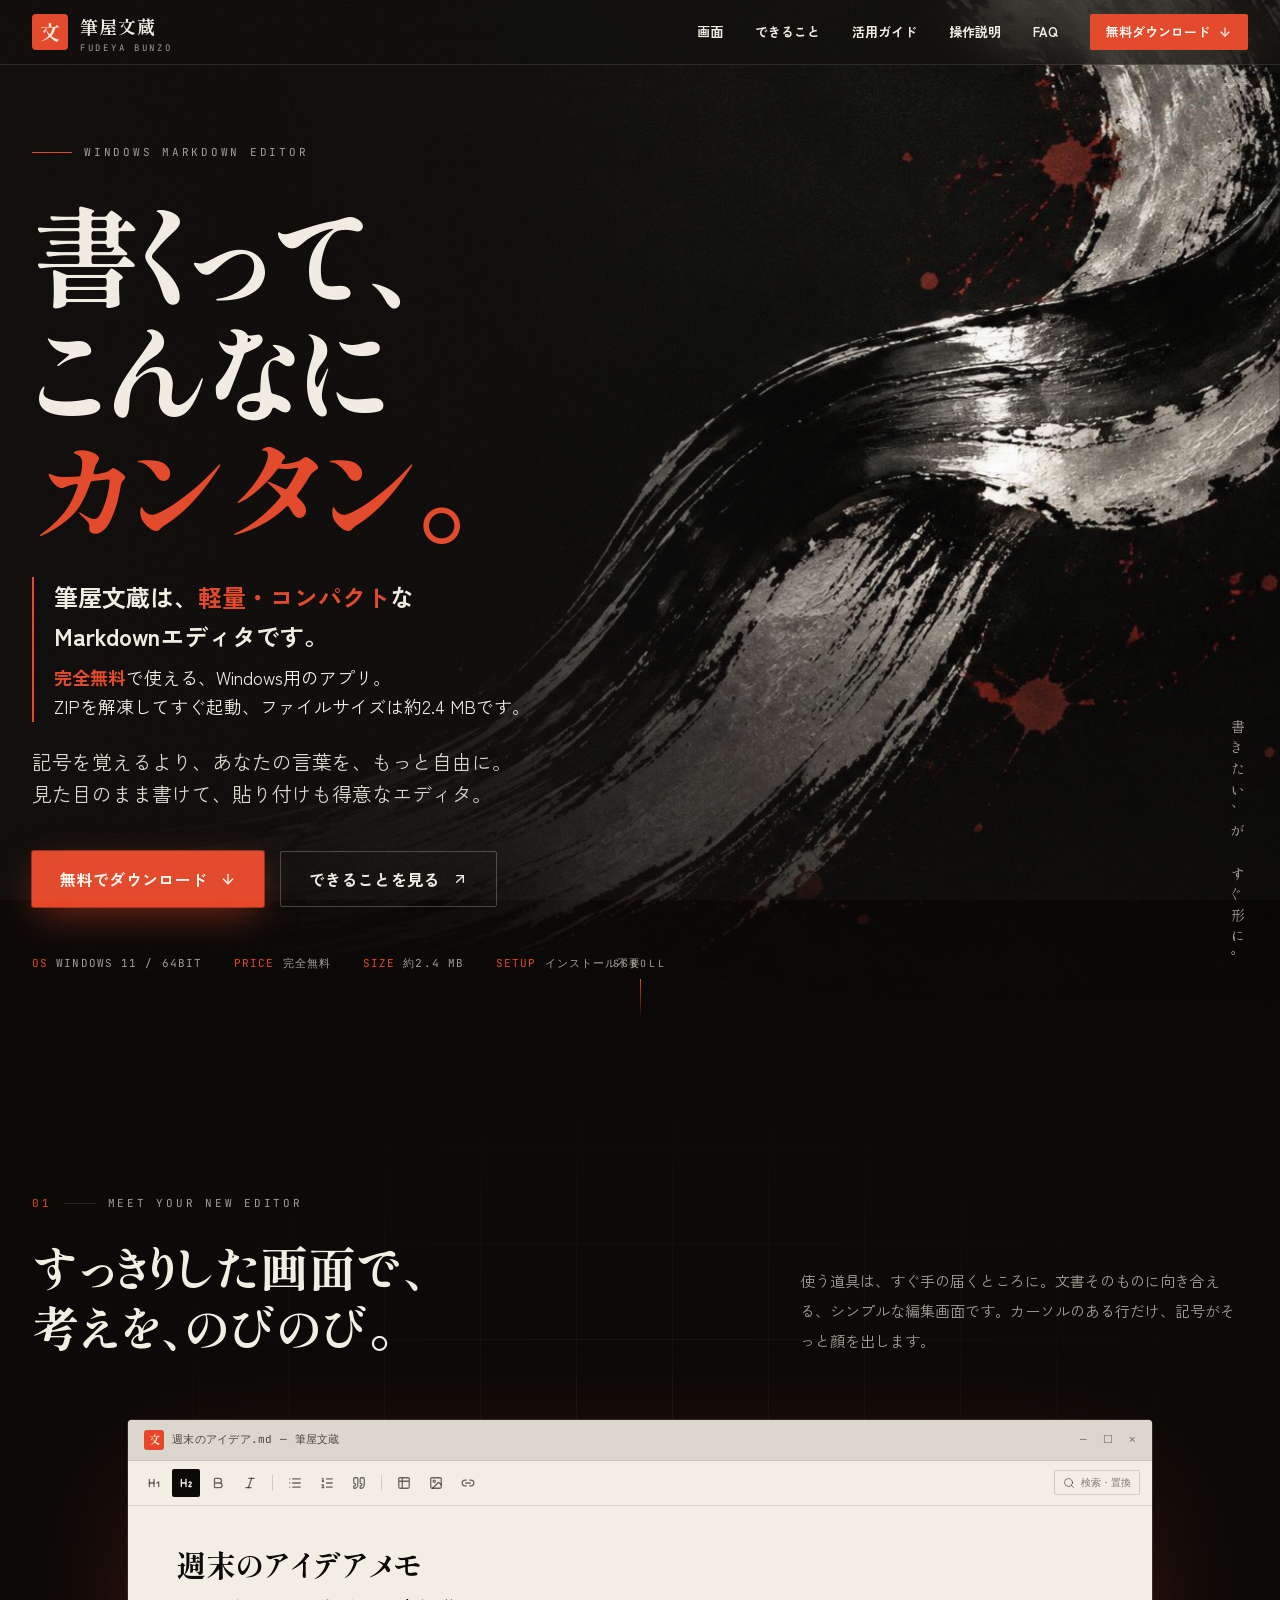
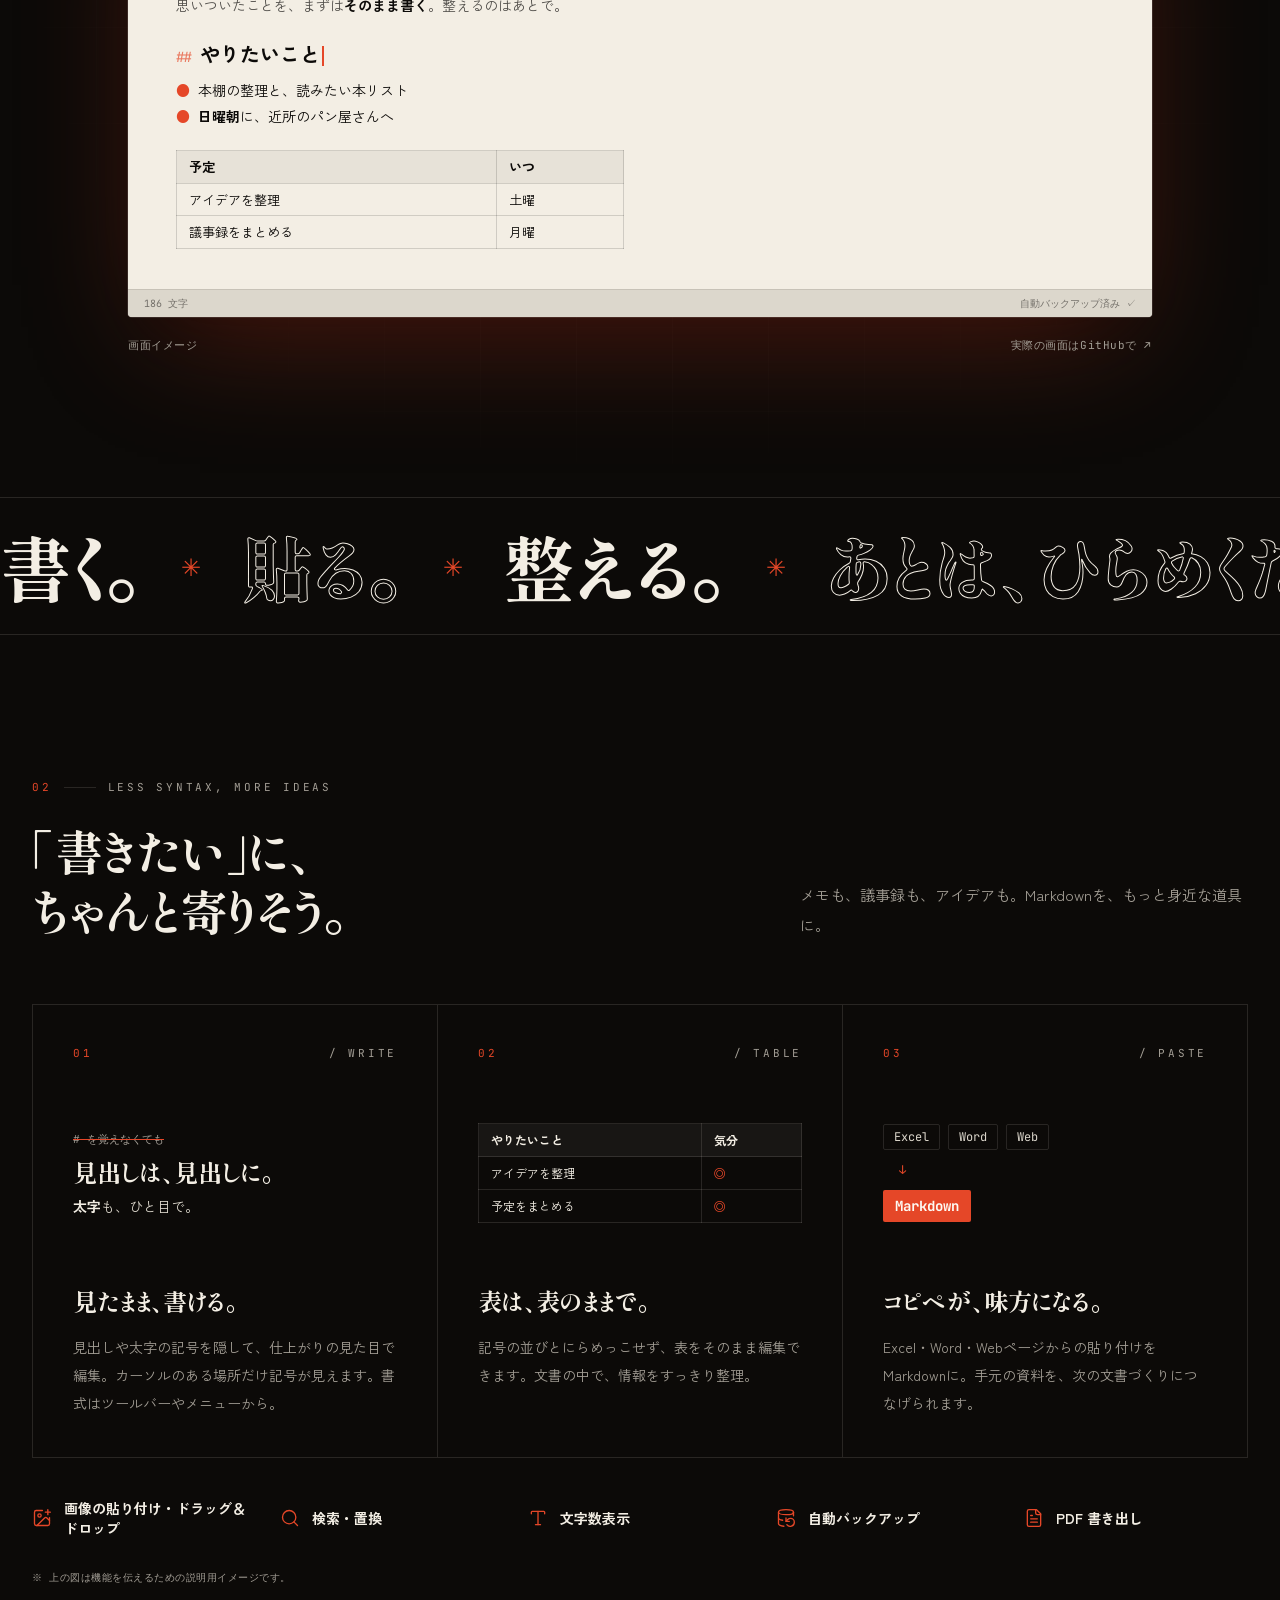
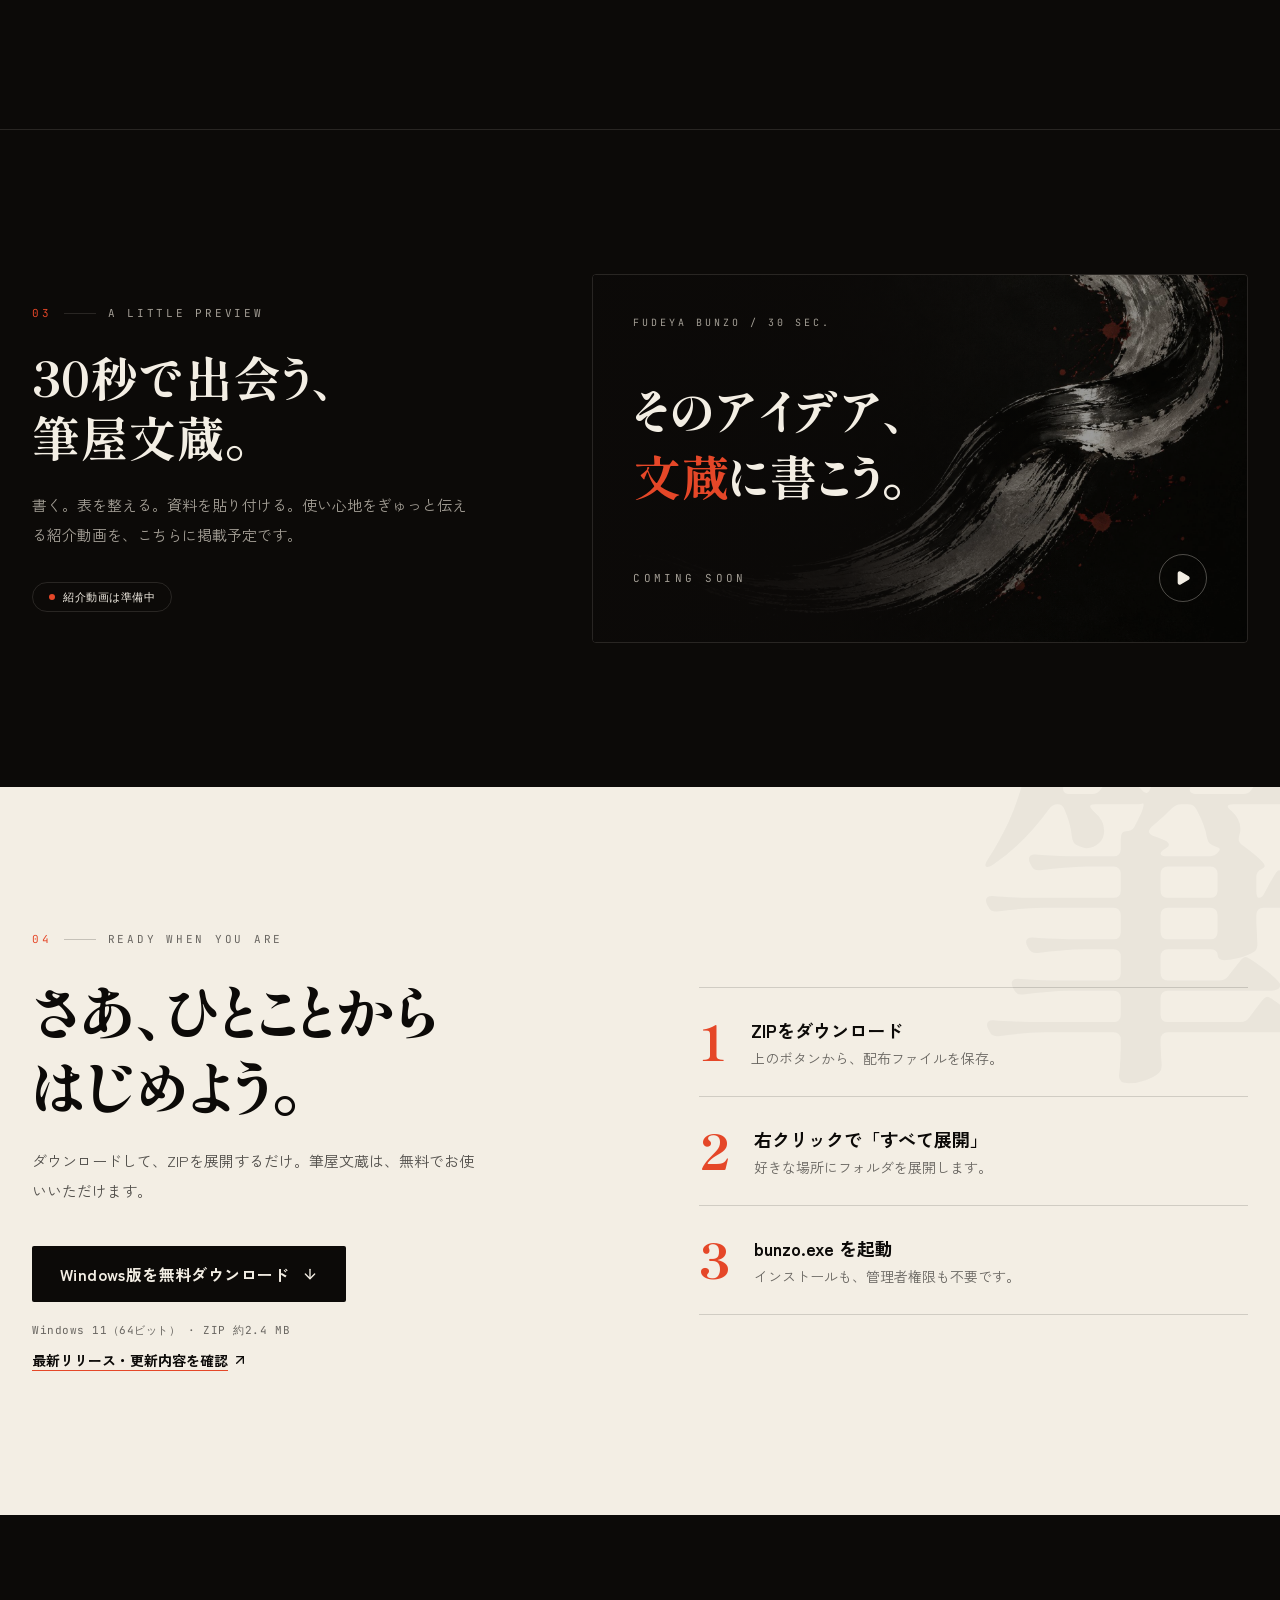
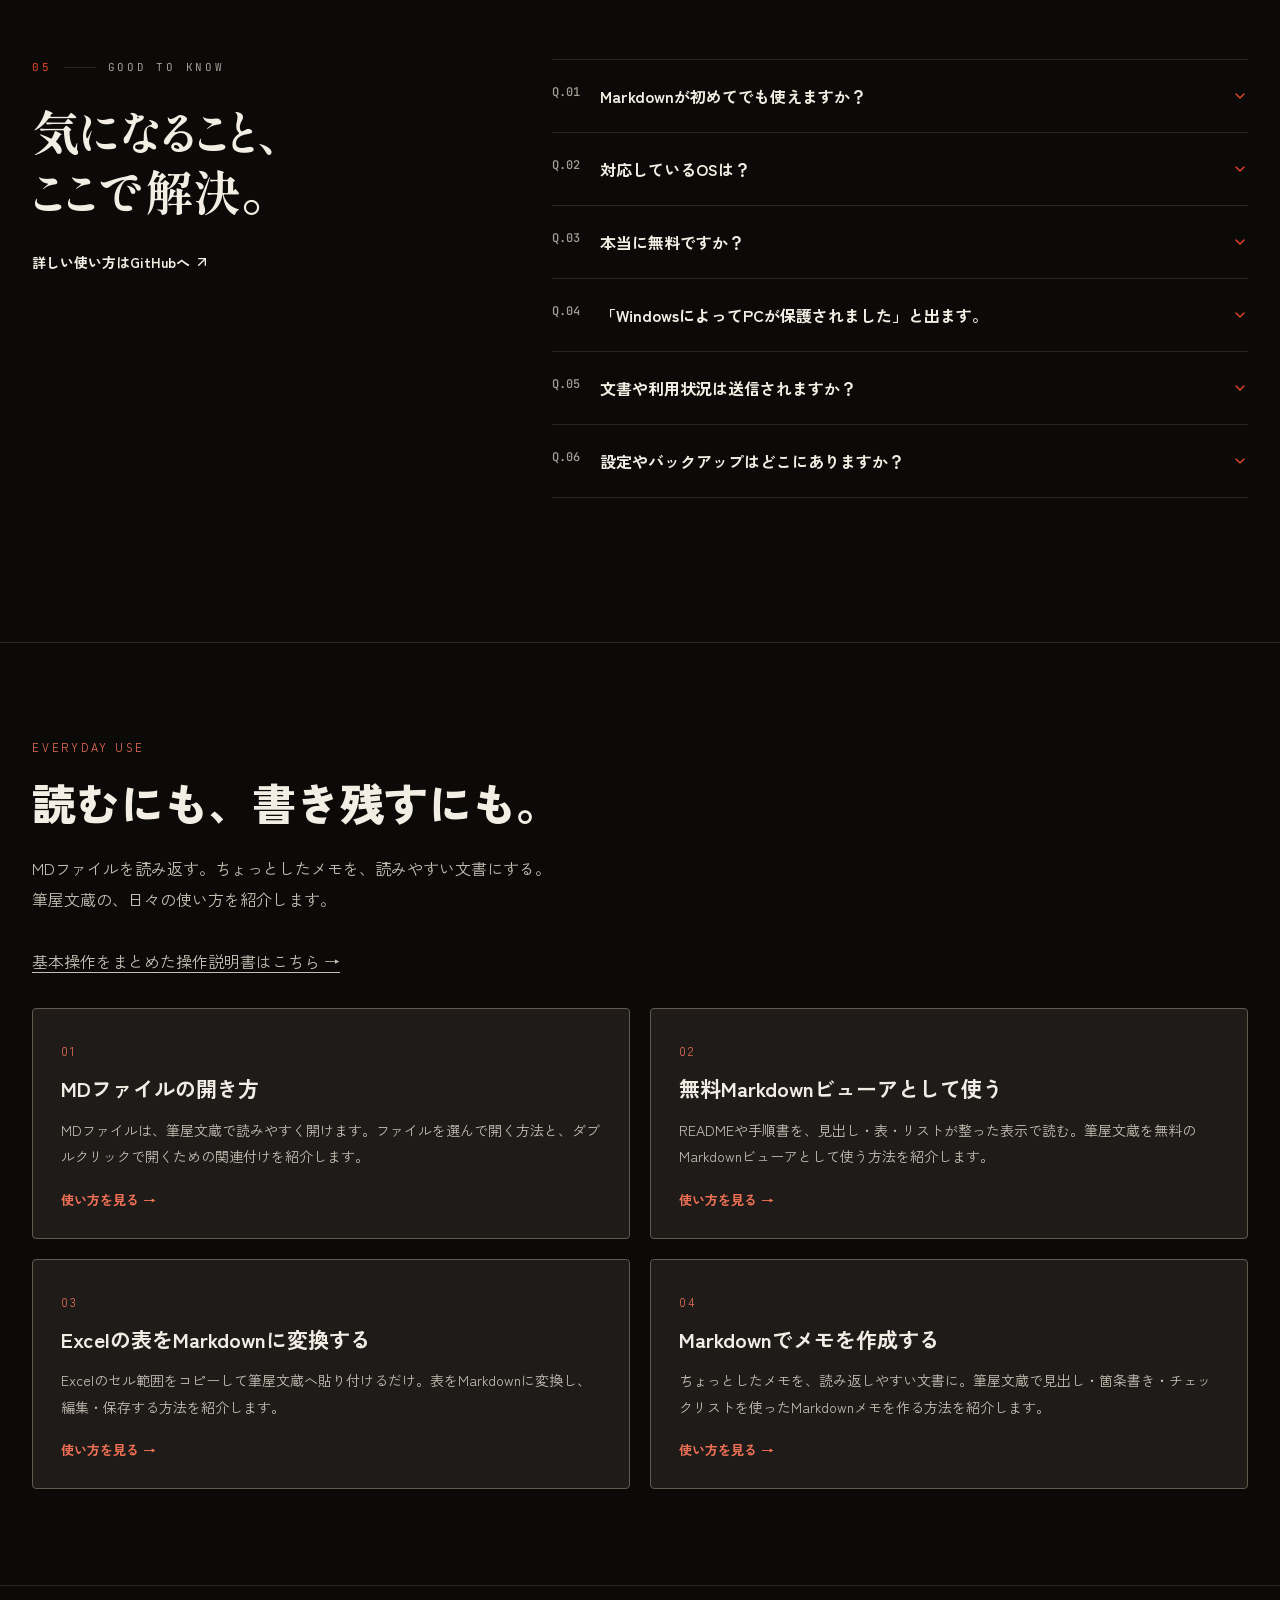
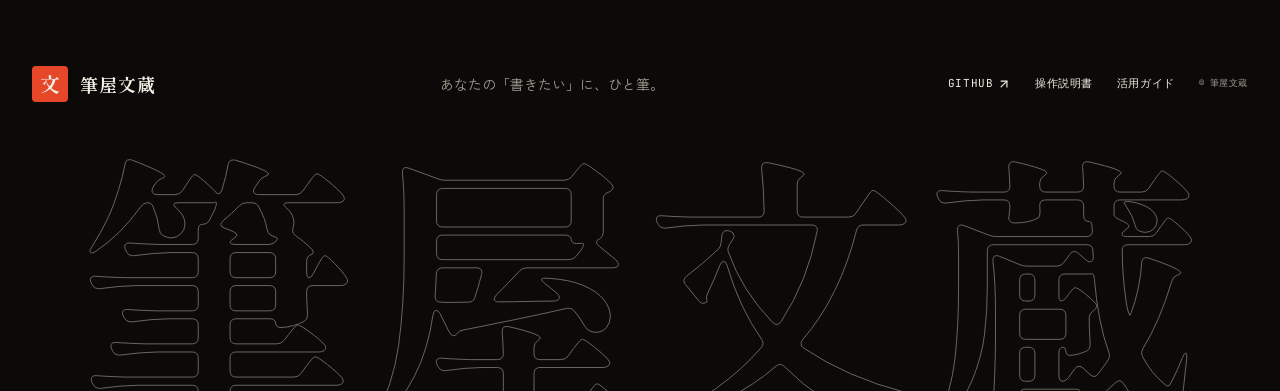
<file: docs/index.html>
<!DOCTYPE html>
<html lang="ja"><head><meta charset="utf-8"/><meta content="width=device-width, initial-scale=1" name="viewport"/><link as="image" fetchpriority="high" href="./assets/ink-stroke.jpg" rel="preload"/><link href="https://fonts.googleapis.com/css2?family=JetBrains+Mono:wght@400;500&amp;family=Shippori+Mincho+B1:wght@700;800&amp;family=Zen+Kaku+Gothic+New:wght@400;500;700&amp;display=swap" rel="stylesheet"/><link href="./assets/style.css" rel="stylesheet"/><title>筆屋文蔵｜無料Markdownエディタ・ビューア【Windows】</title><meta content="#141210" name="theme-color"/><link href="https://fonts.googleapis.com" rel="preconnect"/><link crossorigin="anonymous" href="https://fonts.gstatic.com" rel="preconnect"/><link href="./favicon.svg" rel="icon" type="image/svg+xml"/><script type="application/ld+json">{"@context": "https://schema.org", "@type": "SoftwareApplication", "name": "筆屋文蔵", "applicationCategory": "ProductivityApplication", "operatingSystem": "Windows 11 (64-bit)", "offers": {"@type": "Offer", "price": "0", "priceCurrency": "JPY"}, "downloadUrl": "https://github.com/yoken-taro/fudeya-bunzo/releases/latest", "description": "Markdownの記法を調べずに、見た目のまま書けるWindows用エディタ", "url": "https://fudeya-bunzo.com/", "image": "https://fudeya-bunzo.com/assets/ink-stroke.jpg"}</script><style>
@media (min-width:1024px){ul.bz-feature-list{grid-template-columns:repeat(5,minmax(0,1fr))}}
.use-guides{padding:96px 20px;border-top:1px solid var(--color-border,#3a3530);scroll-margin-top:80px}.use-guides-inner{max-width:1216px;margin:auto}.use-guide-eyebrow{font-size:11px;letter-spacing:.25em;color:#ef7055;margin-bottom:16px}.use-guides h2{font-size:clamp(26px,4vw,44px);font-weight:800;line-height:1.4}.use-guide-intro{color:#c5beb4;margin:20px 0 32px;line-height:1.9}.use-guide-grid{display:grid;grid-template-columns:repeat(2,minmax(0,1fr));gap:20px}.use-guide-card{display:block;padding:28px;border:1px solid #62584e;border-radius:4px;background:#1e1b18;color:#f1ece4;text-decoration:none;transition:border-color .2s}.use-guide-card:hover{border-color:#ef7055}.use-guide-card:focus-visible{outline:3px solid #ef7055;outline-offset:4px}.use-guide-num{font-size:12px;color:#ef7055;letter-spacing:.16em}.use-guide-card h3{font-size:21px;font-weight:700;margin:12px 0}.use-guide-card p{font-size:14px;line-height:1.9;color:#c5beb4}.use-guide-more{display:block;margin-top:20px;color:#ef7055;font-size:13px;font-weight:700}@media(max-width:640px){.use-guide-grid{grid-template-columns:1fr}.use-guides{padding:64px 20px}.use-guide-card{padding:24px}}
@media(min-width:768px) and (max-width:1023px){header nav{gap:12px}header nav a{font-size:12px}}
</style>
<meta name="description" content="筆屋文蔵はWindows 11用の無料Markdownエディタ・ビューア。MDファイルを読みやすく表示し、見出し・表・画像をその場で編集できます。Excelの表の貼り付けにも対応。インストール不要で使えます。">
<meta name="robots" content="index, follow, max-image-preview:large">
<link rel="canonical" href="https://fudeya-bunzo.com/">
<meta property="og:title" content="筆屋文蔵｜無料Markdownエディタ・ビューア【Windows】">
<meta property="og:description" content="筆屋文蔵はWindows 11用の無料Markdownエディタ・ビューア。MDファイルを読みやすく表示し、見出し・表・画像をその場で編集できます。Excelの表の貼り付けにも対応。インストール不要で使えます。">
<meta property="og:type" content="website">
<meta property="og:url" content="https://fudeya-bunzo.com/">
<meta property="og:site_name" content="筆屋文蔵">
<meta property="og:locale" content="ja_JP">
<meta property="og:image" content="https://fudeya-bunzo.com/assets/ink-stroke.jpg">
<meta property="og:image:secure_url" content="https://fudeya-bunzo.com/assets/ink-stroke.jpg">
<meta property="og:image:type" content="image/jpeg">
<meta property="og:image:width" content="1920">
<meta property="og:image:height" content="1088">
<meta property="og:image:alt" content="筆屋文蔵公式サイトの墨の筆跡の背景ビジュアル">
<meta name="twitter:card" content="summary_large_image">
<meta name="twitter:title" content="筆屋文蔵｜無料Markdownエディタ・ビューア【Windows】">
<meta name="twitter:description" content="筆屋文蔵はWindows 11用の無料Markdownエディタ・ビューア。MDファイルを読みやすく表示し、見出し・表・画像をその場で編集できます。Excelの表の貼り付けにも対応。インストール不要で使えます。">
<meta name="twitter:image" content="https://fudeya-bunzo.com/assets/ink-stroke.jpg">
<meta name="twitter:image:alt" content="筆屋文蔵公式サイトの墨の筆跡の背景ビジュアル">
<meta name="google-site-verification" content="thLkxAE5UfdqWkRvH7orJwKe9wQaKix3DhKAfrCiNxA">
<!-- SEARCH_CONSOLE_VERIFICATION: Insert the Google-provided meta tag here, or use seo-review/set_verification.py. -->
<script type="application/ld+json">{"@context": "https://schema.org", "@type": "WebSite", "name": "筆屋文蔵", "url": "https://fudeya-bunzo.com/", "inLanguage": "ja"}</script>
</head><body><!--$--><div class="grain"><a class="absolute -top-20 left-4 z-[70] rounded-sm bg-primary px-4 py-2 text-primary-foreground focus:top-4" href="#main">本文へスキップ</a><header class="fixed inset-x-0 top-0 z-50 border-b border-border bg-background/70 backdrop-blur-xl"><div class="mx-auto flex h-16 max-w-7xl items-center justify-between px-5 sm:px-8"><a aria-label="筆屋文蔵 トップ" class="group flex items-center gap-3" href="#"><span class="grid size-9 place-items-center rounded-[4px] bg-shu font-display text-xl font-bold text-washi transition-transform group-hover:-rotate-6">文</span><span class="flex flex-col leading-none"><span class="font-display text-lg font-bold tracking-wider">筆屋文蔵</span><span class="mt-1 font-mono text-[9px] tracking-[0.3em] text-muted-foreground">FUDEYA BUNZO</span></span></a><nav aria-label="メインナビゲーション" class="flex items-center gap-8"><a class="group hidden flex-col items-center text-[13px] font-bold md:flex" href="#screen"><span class="transition-colors group-hover:text-shu">画面</span></a><a class="group hidden flex-col items-center text-[13px] font-bold md:flex" href="#features"><span class="transition-colors group-hover:text-shu">できること</span></a><a class="group hidden flex-col items-center text-[13px] font-bold md:flex" href="#guides"><span class="transition-colors group-hover:text-shu">活用ガイド</span></a><a class="group hidden flex-col items-center text-[13px] font-bold md:flex" href="./manual"><span class="transition-colors group-hover:text-shu">操作説明</span></a><a class="group hidden flex-col items-center text-[13px] font-bold md:flex" href="#faq"><span class="transition-colors group-hover:text-shu">FAQ</span></a><a class="flex items-center gap-2 rounded-sm bg-primary px-4 py-2 text-[13px] font-bold text-primary-foreground transition-colors hover:bg-shu-glow" href="#download">無料ダウンロード <svg aria-hidden="true" class="lucide lucide-arrow-down size-3.5" fill="none" height="24" stroke="currentColor" stroke-linecap="round" stroke-linejoin="round" stroke-width="2" viewbox="0 0 24 24" width="24" xmlns="http://www.w3.org/2000/svg"><path d="M12 5v14"></path><path d="m19 12-7 7-7-7"></path></svg></a></nav></div></header><main id="main"><section class="relative isolate flex min-h-[100svh] items-center overflow-hidden pt-16"><img alt="" class="absolute inset-0 -z-20 h-full w-full animate-ink-in object-cover object-[70%_50%] opacity-80" fetchpriority="high" height="1088" src="./assets/ink-stroke.jpg" width="1920"/><div class="absolute inset-0 -z-10 bg-fade-left"></div><div class="absolute inset-0 -z-10 bg-ink/50 md:hidden"></div><div class="absolute inset-0 -z-10 bg-fade-bottom"></div><div class="mx-auto grid w-full max-w-7xl grid-cols-1 gap-10 px-5 py-20 sm:px-8 lg:grid-cols-[1fr_auto]"><div class="max-w-3xl"><p class="flex animate-rise items-center gap-3 font-mono text-[11px] tracking-[0.25em] text-muted-foreground" style="animation-delay:0.1s"><span class="h-px w-10 bg-shu"></span>WINDOWS MARKDOWN EDITOR</p><h1 class="mt-8 animate-rise font-display text-[clamp(3rem,8.5vw,7.5rem)] font-extrabold leading-[1.08] tracking-tight" style="animation-delay:0.25s">書くって、<br/>こんなに<br/><span class="text-shu">カンタン。</span></h1><div class="mt-8 max-w-xl animate-rise border-l-2 border-shu pl-5" style="animation-delay:0.35s"><p class="text-xl font-bold leading-relaxed text-washi sm:text-2xl">筆屋文蔵は、<span class="text-shu">軽量・コンパクト</span>な<br class="hidden sm:block"/>Markdownエディタです。</p><p class="mt-2 break-keep text-base leading-relaxed text-washi sm:text-lg"><span class="font-bold text-shu">完全無料</span>で使える、Windows用のアプリ。<br class="hidden sm:block"/>ZIPを解凍してすぐ起動、ファイルサイズは<span class="whitespace-nowrap">約2.4 MB</span>です。</p></div><p class="mt-6 max-w-lg animate-rise text-lg leading-relaxed text-washi-dim sm:text-xl" style="animation-delay:0.45s">記号を覚えるより、あなたの言葉を、もっと自由に。<br class="hidden sm:block"/>見た目のまま書けて、貼り付けも得意なエディタ。</p><div class="mt-10 flex animate-rise flex-wrap items-center gap-4" style="animation-delay:0.6s"><a class="inline-flex items-center justify-center whitespace-nowrap cursor-pointer focus-visible:outline-none focus-visible:ring-1 focus-visible:ring-ring disabled:pointer-events-none disabled:opacity-50 disabled:cursor-not-allowed [&amp;_svg]:pointer-events-none [&amp;_svg]:size-4 [&amp;_svg]:shrink-0 bg-primary text-primary-foreground font-bold tracking-wide shadow-seal transition-all hover:-translate-y-0.5 hover:bg-shu-glow h-14 px-7 text-base gap-3 rounded-sm" href="#download">無料でダウンロード <svg aria-hidden="true" class="lucide lucide-arrow-down" fill="none" height="24" stroke="currentColor" stroke-linecap="round" stroke-linejoin="round" stroke-width="2" viewbox="0 0 24 24" width="24" xmlns="http://www.w3.org/2000/svg"><path d="M12 5v14"></path><path d="m19 12-7 7-7-7"></path></svg></a><a class="inline-flex items-center justify-center whitespace-nowrap cursor-pointer focus-visible:outline-none focus-visible:ring-1 focus-visible:ring-ring disabled:pointer-events-none disabled:opacity-50 disabled:cursor-not-allowed [&amp;_svg]:pointer-events-none [&amp;_svg]:size-4 [&amp;_svg]:shrink-0 border border-foreground/25 text-foreground font-bold tracking-wide transition-all hover:border-foreground hover:bg-foreground/5 h-14 px-7 text-base gap-3 rounded-sm" href="#features">できることを見る <svg aria-hidden="true" class="lucide lucide-arrow-up-right" fill="none" height="24" stroke="currentColor" stroke-linecap="round" stroke-linejoin="round" stroke-width="2" viewbox="0 0 24 24" width="24" xmlns="http://www.w3.org/2000/svg"><path d="M7 7h10v10"></path><path d="M7 17 17 7"></path></svg></a></div><dl class="mt-12 flex animate-rise flex-wrap gap-x-8 gap-y-3 font-mono text-[11px] tracking-widest text-muted-foreground" style="animation-delay:0.75s"><div class="flex gap-2"><dt class="text-shu">OS</dt><dd>WINDOWS 11 / 64BIT</dd></div><div class="flex gap-2"><dt class="text-shu">PRICE</dt><dd>完全無料</dd></div><div class="flex gap-2"><dt class="text-shu">SIZE</dt><dd>約2.4 MB</dd></div><div class="flex gap-2"><dt class="text-shu">SETUP</dt><dd>インストール不要</dd></div></dl></div><p aria-hidden="true" class="hidden animate-rise self-end font-display text-sm tracking-[0.5em] text-washi-dim/70 tategaki lg:block" style="animation-delay:1s">書きたい、が　すぐ形に。</p></div><a class="absolute bottom-8 left-1/2 hidden -translate-x-1/2 flex-col items-center gap-2 font-mono text-[10px] tracking-[0.3em] text-muted-foreground sm:flex" href="#screen">SCROLL<span class="h-10 w-px bg-gradient-to-b from-shu to-transparent"></span></a></section><section class="relative overflow-hidden py-28 sm:py-36" id="screen"><div class="absolute inset-0 -z-10 bg-grid opacity-60 [mask-image:radial-gradient(ellipse_at_center,black,transparent_70%)]"></div><div class="mx-auto max-w-7xl px-5 sm:px-8"><div class="reveal grid gap-8 lg:grid-cols-2 lg:items-end"><div><p class="flex items-center gap-3 font-mono text-[11px] tracking-[0.25em] text-muted-foreground"><span class="text-shu">01</span><span class="h-px w-8 bg-border"></span>MEET YOUR NEW EDITOR</p><h2 class="mt-6 font-display text-4xl font-bold leading-tight sm:text-5xl">すっきりした画面で、<br/>考えを、のびのび。</h2></div><p class="max-w-md text-[15px] leading-loose text-muted-foreground lg:justify-self-end">使う道具は、すぐ手の届くところに。文書そのものに向き合える、シンプルな編集画面です。カーソルのある行だけ、記号がそっと顔を出します。</p></div><figure class="reveal mx-auto mt-16 max-w-5xl"><div aria-label="筆屋文蔵の編集画面イメージ。見出し・太字・箇条書き・表を見たままの姿で編集している様子" class="overflow-hidden rounded-md bg-washi text-ink shadow-window" role="img"><div class="flex items-center justify-between border-b border-ink/10 bg-washi-dim px-4 py-2.5"><div class="flex items-center gap-2"><span class="grid size-5 place-items-center rounded-[3px] bg-shu font-display text-[11px] font-bold text-washi">文</span><span class="font-mono text-[11px] tracking-wide text-ink/70">週末のアイデア.md — 筆屋文蔵</span></div><div aria-hidden="true" class="flex gap-4 font-mono text-[11px] text-ink/50"><span>—</span><span>☐</span><span>✕</span></div></div><div aria-hidden="true" class="flex items-center gap-1 border-b border-ink/10 px-3 py-2"><span class="grid size-7 place-items-center rounded-sm text-ink/60"><svg aria-hidden="true" class="lucide lucide-heading1 lucide-heading-1 size-3.5" fill="none" height="24" stroke="currentColor" stroke-linecap="round" stroke-linejoin="round" stroke-width="2.2" viewbox="0 0 24 24" width="24" xmlns="http://www.w3.org/2000/svg"><path d="M4 12h8"></path><path d="M4 18V6"></path><path d="M12 18V6"></path><path d="m17 12 3-2v8"></path></svg></span><span class="grid size-7 place-items-center rounded-sm bg-ink text-washi"><svg aria-hidden="true" class="lucide lucide-heading2 lucide-heading-2 size-3.5" fill="none" height="24" stroke="currentColor" stroke-linecap="round" stroke-linejoin="round" stroke-width="2.2" viewbox="0 0 24 24" width="24" xmlns="http://www.w3.org/2000/svg"><path d="M4 12h8"></path><path d="M4 18V6"></path><path d="M12 18V6"></path><path d="M21 18h-4c0-4 4-3 4-6 0-1.5-2-2.5-4-1"></path></svg></span><span class="grid size-7 place-items-center rounded-sm text-ink/60"><svg aria-hidden="true" class="lucide lucide-bold size-3.5" fill="none" height="24" stroke="currentColor" stroke-linecap="round" stroke-linejoin="round" stroke-width="2.2" viewbox="0 0 24 24" width="24" xmlns="http://www.w3.org/2000/svg"><path d="M6 12h9a4 4 0 0 1 0 8H7a1 1 0 0 1-1-1V5a1 1 0 0 1 1-1h7a4 4 0 0 1 0 8"></path></svg></span><span class="grid size-7 place-items-center rounded-sm text-ink/60"><svg aria-hidden="true" class="lucide lucide-italic size-3.5" fill="none" height="24" stroke="currentColor" stroke-linecap="round" stroke-linejoin="round" stroke-width="2.2" viewbox="0 0 24 24" width="24" xmlns="http://www.w3.org/2000/svg"><line x1="19" x2="10" y1="4" y2="4"></line><line x1="14" x2="5" y1="20" y2="20"></line><line x1="15" x2="9" y1="4" y2="20"></line></svg></span><span class="mx-1 h-4 w-px bg-ink/15"></span><span class="grid size-7 place-items-center rounded-sm text-ink/60"><svg aria-hidden="true" class="lucide lucide-list size-3.5" fill="none" height="24" stroke="currentColor" stroke-linecap="round" stroke-linejoin="round" stroke-width="2.2" viewbox="0 0 24 24" width="24" xmlns="http://www.w3.org/2000/svg"><path d="M3 5h.01"></path><path d="M3 12h.01"></path><path d="M3 19h.01"></path><path d="M8 5h13"></path><path d="M8 12h13"></path><path d="M8 19h13"></path></svg></span><span class="grid size-7 place-items-center rounded-sm text-ink/60"><svg aria-hidden="true" class="lucide lucide-list-ordered size-3.5" fill="none" height="24" stroke="currentColor" stroke-linecap="round" stroke-linejoin="round" stroke-width="2.2" viewbox="0 0 24 24" width="24" xmlns="http://www.w3.org/2000/svg"><path d="M11 5h10"></path><path d="M11 12h10"></path><path d="M11 19h10"></path><path d="M4 4h1v5"></path><path d="M4 9h2"></path><path d="M6.5 20H3.4c0-1 2.6-1.925 2.6-3.5a1.5 1.5 0 0 0-2.6-1.02"></path></svg></span><span class="grid size-7 place-items-center rounded-sm text-ink/60"><svg aria-hidden="true" class="lucide lucide-quote size-3.5" fill="none" height="24" stroke="currentColor" stroke-linecap="round" stroke-linejoin="round" stroke-width="2.2" viewbox="0 0 24 24" width="24" xmlns="http://www.w3.org/2000/svg"><path d="M16 3a2 2 0 0 0-2 2v6a2 2 0 0 0 2 2 1 1 0 0 1 1 1v1a2 2 0 0 1-2 2 1 1 0 0 0-1 1v2a1 1 0 0 0 1 1 6 6 0 0 0 6-6V5a2 2 0 0 0-2-2z"></path><path d="M5 3a2 2 0 0 0-2 2v6a2 2 0 0 0 2 2 1 1 0 0 1 1 1v1a2 2 0 0 1-2 2 1 1 0 0 0-1 1v2a1 1 0 0 0 1 1 6 6 0 0 0 6-6V5a2 2 0 0 0-2-2z"></path></svg></span><span class="mx-1 h-4 w-px bg-ink/15"></span><span class="grid size-7 place-items-center rounded-sm text-ink/60"><svg aria-hidden="true" class="lucide lucide-table2 lucide-table-2 size-3.5" fill="none" height="24" stroke="currentColor" stroke-linecap="round" stroke-linejoin="round" stroke-width="2.2" viewbox="0 0 24 24" width="24" xmlns="http://www.w3.org/2000/svg"><path d="M9 3H5a2 2 0 0 0-2 2v4m6-6h10a2 2 0 0 1 2 2v4M9 3v18m0 0h10a2 2 0 0 0 2-2V9M9 21H5a2 2 0 0 1-2-2V9m0 0h18"></path></svg></span><span class="grid size-7 place-items-center rounded-sm text-ink/60"><svg aria-hidden="true" class="lucide lucide-image size-3.5" fill="none" height="24" stroke="currentColor" stroke-linecap="round" stroke-linejoin="round" stroke-width="2.2" viewbox="0 0 24 24" width="24" xmlns="http://www.w3.org/2000/svg"><rect height="18" rx="2" ry="2" width="18" x="3" y="3"></rect><circle cx="9" cy="9" r="2"></circle><path d="m21 15-3.086-3.086a2 2 0 0 0-2.828 0L6 21"></path></svg></span><span class="grid size-7 place-items-center rounded-sm text-ink/60"><svg aria-hidden="true" class="lucide lucide-link2 lucide-link-2 size-3.5" fill="none" height="24" stroke="currentColor" stroke-linecap="round" stroke-linejoin="round" stroke-width="2.2" viewbox="0 0 24 24" width="24" xmlns="http://www.w3.org/2000/svg"><path d="M9 17H7A5 5 0 0 1 7 7h2"></path><path d="M15 7h2a5 5 0 1 1 0 10h-2"></path><line x1="8" x2="16" y1="12" y2="12"></line></svg></span><span class="ml-auto flex items-center gap-1.5 whitespace-nowrap rounded-sm border border-ink/15 px-2 py-1 font-mono text-[10px] text-ink/50"><svg aria-hidden="true" class="lucide lucide-search size-3" fill="none" height="24" stroke="currentColor" stroke-linecap="round" stroke-linejoin="round" stroke-width="2" viewbox="0 0 24 24" width="24" xmlns="http://www.w3.org/2000/svg"><path d="m21 21-4.34-4.34"></path><circle cx="11" cy="11" r="8"></circle></svg> <span class="hidden sm:inline">検索・置換</span></span></div><div aria-hidden="true" class="px-6 py-7 sm:px-12 sm:py-10"><p class="font-display text-2xl font-bold sm:text-3xl">週末のアイデアメモ</p><p class="mt-3 text-[13px] leading-relaxed text-ink/70 sm:text-sm">思いついたことを、まずは<b class="text-ink">そのまま書く</b>。整えるのはあとで。</p><p class="mt-6 flex items-baseline gap-2 text-lg font-bold sm:text-xl"><span class="font-mono text-sm font-medium text-shu/70">##</span><span>やりたいこと<span class="ml-0.5 inline-block h-5 w-[2px] translate-y-1 animate-caret bg-shu"></span></span></p><ul class="mt-3 space-y-1.5 text-[13px] sm:text-sm"><li class="flex gap-2"><span class="text-shu">●</span> 本棚の整理と、読みたい本リスト</li><li class="flex gap-2"><span class="text-shu">●</span><span><b>日曜朝</b>に、近所のパン屋さんへ</span></li></ul><table class="mt-6 w-full max-w-md border-collapse text-left text-[12px] sm:text-[13px]"><thead><tr class="bg-ink/5"><th class="border border-ink/15 px-3 py-1.5 font-bold">予定</th><th class="border border-ink/15 px-3 py-1.5 font-bold">いつ</th></tr></thead><tbody><tr><td class="border border-ink/15 px-3 py-1.5">アイデアを整理</td><td class="border border-ink/15 px-3 py-1.5">土曜</td></tr><tr><td class="border border-ink/15 px-3 py-1.5">議事録をまとめる</td><td class="border border-ink/15 px-3 py-1.5">月曜</td></tr></tbody></table></div><div aria-hidden="true" class="flex justify-between border-t border-ink/10 bg-washi-dim px-4 py-1.5 font-mono text-[10px] text-ink/50"><span>186 文字</span><span>自動バックアップ済み ✓</span></div></div><figcaption class="mt-5 flex flex-wrap justify-between gap-2 font-mono text-[11px] tracking-wider text-muted-foreground"><span>画面イメージ</span><a class="hover:text-shu" href="https://github.com/yoken-taro/fudeya-bunzo#readme" rel="noopener" target="_blank">実際の画面はGitHubで ↗</a></figcaption></figure></div></section><div aria-label="筆屋文蔵の特徴：書く。貼る。整える。あとは、ひらめくだけ。" class="overflow-hidden border-y border-border py-8"><div aria-hidden="true" class="flex w-max animate-marquee items-center gap-10 whitespace-nowrap"><span class="flex items-center gap-10"><span class="font-display text-5xl font-extrabold sm:text-7xl text-foreground">書く。</span><span class="text-2xl text-shu">✳</span></span><span class="flex items-center gap-10"><span class="font-display text-5xl font-extrabold sm:text-7xl text-outline">貼る。</span><span class="text-2xl text-shu">✳</span></span><span class="flex items-center gap-10"><span class="font-display text-5xl font-extrabold sm:text-7xl text-foreground">整える。</span><span class="text-2xl text-shu">✳</span></span><span class="flex items-center gap-10"><span class="font-display text-5xl font-extrabold sm:text-7xl text-outline">あとは、ひらめくだけ。</span><span class="text-2xl text-shu">✳</span></span><span class="flex items-center gap-10"><span class="font-display text-5xl font-extrabold sm:text-7xl text-foreground">書く。</span><span class="text-2xl text-shu">✳</span></span><span class="flex items-center gap-10"><span class="font-display text-5xl font-extrabold sm:text-7xl text-outline">貼る。</span><span class="text-2xl text-shu">✳</span></span><span class="flex items-center gap-10"><span class="font-display text-5xl font-extrabold sm:text-7xl text-foreground">整える。</span><span class="text-2xl text-shu">✳</span></span><span class="flex items-center gap-10"><span class="font-display text-5xl font-extrabold sm:text-7xl text-outline">あとは、ひらめくだけ。</span><span class="text-2xl text-shu">✳</span></span><span class="flex items-center gap-10"><span class="font-display text-5xl font-extrabold sm:text-7xl text-foreground">書く。</span><span class="text-2xl text-shu">✳</span></span><span class="flex items-center gap-10"><span class="font-display text-5xl font-extrabold sm:text-7xl text-outline">貼る。</span><span class="text-2xl text-shu">✳</span></span><span class="flex items-center gap-10"><span class="font-display text-5xl font-extrabold sm:text-7xl text-foreground">整える。</span><span class="text-2xl text-shu">✳</span></span><span class="flex items-center gap-10"><span class="font-display text-5xl font-extrabold sm:text-7xl text-outline">あとは、ひらめくだけ。</span><span class="text-2xl text-shu">✳</span></span><span class="flex items-center gap-10"><span class="font-display text-5xl font-extrabold sm:text-7xl text-foreground">書く。</span><span class="text-2xl text-shu">✳</span></span><span class="flex items-center gap-10"><span class="font-display text-5xl font-extrabold sm:text-7xl text-outline">貼る。</span><span class="text-2xl text-shu">✳</span></span><span class="flex items-center gap-10"><span class="font-display text-5xl font-extrabold sm:text-7xl text-foreground">整える。</span><span class="text-2xl text-shu">✳</span></span><span class="flex items-center gap-10"><span class="font-display text-5xl font-extrabold sm:text-7xl text-outline">あとは、ひらめくだけ。</span><span class="text-2xl text-shu">✳</span></span></div></div><section class="py-28 sm:py-36" id="features"><div class="mx-auto max-w-7xl px-5 sm:px-8"><div class="reveal grid gap-8 lg:grid-cols-2 lg:items-end"><div><p class="flex items-center gap-3 font-mono text-[11px] tracking-[0.25em] text-muted-foreground"><span class="text-shu">02</span><span class="h-px w-8 bg-border"></span>LESS SYNTAX, MORE IDEAS</p><h2 class="mt-6 font-display text-4xl font-bold leading-tight sm:text-5xl">「書きたい」に、<br/>ちゃんと寄りそう。</h2></div><p class="max-w-md text-[15px] leading-loose text-muted-foreground lg:justify-self-end">メモも、議事録も、アイデアも。Markdownを、もっと身近な道具に。</p></div><div class="mt-16 grid border-l border-t border-border md:grid-cols-3"><article class="reveal group relative flex flex-col border-b border-r border-border p-8 transition-colors hover:bg-card sm:p-10"><div class="flex items-center justify-between font-mono text-[11px] tracking-[0.25em]"><span class="text-shu">01</span><span class="text-muted-foreground">/ <!-- -->WRITE</span></div><div class="my-10 flex min-h-36 items-center"><div class="space-y-2"><p class="font-mono text-[11px] text-muted-foreground line-through decoration-shu"># を覚えなくても</p><p class="font-display text-2xl font-bold">見出しは、見出しに。</p><p class="text-sm text-washi-dim"><b class="text-foreground">太字</b>も、ひと目で。</p></div></div><h3 class="font-display text-2xl font-bold">見たまま、書ける。</h3><p class="mt-4 text-sm leading-loose text-muted-foreground">見出しや太字の記号を隠して、仕上がりの見た目で編集。カーソルのある場所だけ記号が見えます。書式はツールバーやメニューから。</p><span class="absolute inset-x-0 top-0 h-px origin-left scale-x-0 bg-shu transition-transform duration-500 group-hover:scale-x-100"></span></article><article class="reveal group relative flex flex-col border-b border-r border-border p-8 transition-colors hover:bg-card sm:p-10"><div class="flex items-center justify-between font-mono text-[11px] tracking-[0.25em]"><span class="text-shu">02</span><span class="text-muted-foreground">/ <!-- -->TABLE</span></div><div class="my-10 flex min-h-36 items-center"><table class="w-full border-collapse text-left text-xs"><thead><tr><th class="border border-border bg-foreground/5 px-3 py-2">やりたいこと</th><th class="border border-border bg-foreground/5 px-3 py-2">気分</th></tr></thead><tbody><tr><td class="border border-border px-3 py-2">アイデアを整理</td><td class="border border-border px-3 py-2 text-shu">◎</td></tr><tr><td class="border border-border px-3 py-2">予定をまとめる</td><td class="border border-border px-3 py-2 text-shu">◎</td></tr></tbody></table></div><h3 class="font-display text-2xl font-bold">表は、表のままで。</h3><p class="mt-4 text-sm leading-loose text-muted-foreground">記号の並びとにらめっこせず、表をそのまま編集できます。文書の中で、情報をすっきり整理。</p><span class="absolute inset-x-0 top-0 h-px origin-left scale-x-0 bg-shu transition-transform duration-500 group-hover:scale-x-100"></span></article><article class="reveal group relative flex flex-col border-b border-r border-border p-8 transition-colors hover:bg-card sm:p-10"><div class="flex items-center justify-between font-mono text-[11px] tracking-[0.25em]"><span class="text-shu">03</span><span class="text-muted-foreground">/ <!-- -->PASTE</span></div><div class="my-10 flex min-h-36 items-center"><div class="flex flex-col items-start gap-3 font-mono text-xs"><div class="flex gap-2"><span class="rounded-sm border border-border px-2.5 py-1 text-washi-dim">Excel</span><span class="rounded-sm border border-border px-2.5 py-1 text-washi-dim">Word</span><span class="rounded-sm border border-border px-2.5 py-1 text-washi-dim">Web</span></div><span class="pl-4 text-shu">↓</span><span class="rounded-sm bg-shu px-3 py-1.5 text-sm font-bold text-primary-foreground">Markdown</span></div></div><h3 class="font-display text-2xl font-bold">コピペが、味方になる。</h3><p class="mt-4 text-sm leading-loose text-muted-foreground">Excel・Word・Webページからの貼り付けをMarkdownに。手元の資料を、次の文書づくりにつなげられます。</p><span class="absolute inset-x-0 top-0 h-px origin-left scale-x-0 bg-shu transition-transform duration-500 group-hover:scale-x-100"></span></article></div><ul class="mt-10 grid grid-cols-2 gap-6 md:grid-cols-3 bz-feature-list"><li class="flex items-center gap-3 text-sm font-bold"><svg aria-hidden="true" class="lucide lucide-image-plus size-5 shrink-0 text-shu" fill="none" height="24" stroke="currentColor" stroke-linecap="round" stroke-linejoin="round" stroke-width="1.6" viewbox="0 0 24 24" width="24" xmlns="http://www.w3.org/2000/svg"><path d="M16 5h6"></path><path d="M19 2v6"></path><path d="M21 11.5V19a2 2 0 0 1-2 2H5a2 2 0 0 1-2-2V5a2 2 0 0 1 2-2h7.5"></path><path d="m21 15-3.086-3.086a2 2 0 0 0-2.828 0L6 21"></path><circle cx="9" cy="9" r="2"></circle></svg>画像の貼り付け・ドラッグ＆ドロップ</li><li class="flex items-center gap-3 text-sm font-bold"><svg aria-hidden="true" class="lucide lucide-search size-5 shrink-0 text-shu" fill="none" height="24" stroke="currentColor" stroke-linecap="round" stroke-linejoin="round" stroke-width="1.6" viewbox="0 0 24 24" width="24" xmlns="http://www.w3.org/2000/svg"><path d="m21 21-4.34-4.34"></path><circle cx="11" cy="11" r="8"></circle></svg>検索・置換</li><li class="flex items-center gap-3 text-sm font-bold"><svg aria-hidden="true" class="lucide lucide-type size-5 shrink-0 text-shu" fill="none" height="24" stroke="currentColor" stroke-linecap="round" stroke-linejoin="round" stroke-width="1.6" viewbox="0 0 24 24" width="24" xmlns="http://www.w3.org/2000/svg"><path d="M12 4v16"></path><path d="M4 7V5a1 1 0 0 1 1-1h14a1 1 0 0 1 1 1v2"></path><path d="M9 20h6"></path></svg>文字数表示</li><li class="flex items-center gap-3 text-sm font-bold"><svg aria-hidden="true" class="lucide lucide-database-backup size-5 shrink-0 text-shu" fill="none" height="24" stroke="currentColor" stroke-linecap="round" stroke-linejoin="round" stroke-width="1.6" viewbox="0 0 24 24" width="24" xmlns="http://www.w3.org/2000/svg"><ellipse cx="12" cy="5" rx="9" ry="3"></ellipse><path d="M3 12a9 3 0 0 0 5 2.69"></path><path d="M21 9.3V5"></path><path d="M3 5v14a9 3 0 0 0 6.47 2.88"></path><path d="M12 12v4h4"></path><path d="M13 20a5 5 0 0 0 9-3 4.5 4.5 0 0 0-4.5-4.5c-1.33 0-2.54.54-3.41 1.41L12 16"></path></svg>自動バックアップ</li><li class="flex items-center gap-3 text-sm font-bold"><svg aria-hidden="true" class="lucide lucide-file-text size-5 shrink-0 text-shu" fill="none" height="24" stroke="currentColor" stroke-linecap="round" stroke-linejoin="round" stroke-width="1.6" viewbox="0 0 24 24" width="24" xmlns="http://www.w3.org/2000/svg"><path d="M15 2H6a2 2 0 0 0-2 2v16a2 2 0 0 0 2 2h12a2 2 0 0 0 2-2V7Z"></path><path d="M14 2v4a2 2 0 0 0 2 2h4"></path><path d="M10 9H8"></path><path d="M16 13H8"></path><path d="M16 17H8"></path></svg>PDF 書き出し</li></ul><p class="mt-8 font-mono text-[10px] tracking-wider text-muted-foreground">※ 上の図は機能を伝えるための説明用イメージです。</p></div></section><section class="border-t border-border py-28 sm:py-36" id="movie"><div class="mx-auto grid max-w-7xl items-center gap-14 px-5 sm:px-8 lg:grid-cols-[1fr_1.3fr]"><div class="reveal"><p class="flex items-center gap-3 font-mono text-[11px] tracking-[0.25em] text-muted-foreground"><span class="text-shu">03</span><span class="h-px w-8 bg-border"></span>A LITTLE PREVIEW</p><h2 class="mt-6 font-display text-4xl font-bold leading-tight sm:text-5xl">30秒で出会う、<br/>筆屋文蔵。</h2><p class="mt-6 max-w-md text-[15px] leading-loose text-muted-foreground">書く。表を整える。資料を貼り付ける。使い心地をぎゅっと伝える紹介動画を、こちらに掲載予定です。</p><span class="mt-8 inline-flex items-center gap-2 rounded-full border border-border px-4 py-1.5 font-mono text-[11px] tracking-wider"><span class="size-1.5 animate-pulse rounded-full bg-shu"></span> 紹介動画は準備中</span></div><div aria-label="30秒紹介動画の掲載予定スペース" class="reveal relative isolate aspect-video overflow-hidden rounded-md border border-border" role="img"><img alt="" class="absolute inset-0 -z-10 h-full w-full object-cover opacity-60" height="1088" loading="lazy" src="./assets/ink-stroke.jpg" width="1920"/><div class="absolute inset-0 -z-10 bg-fade-left"></div><div class="flex h-full flex-col justify-between p-6 sm:p-10"><span class="font-mono text-[10px] tracking-[0.3em] text-muted-foreground">FUDEYA BUNZO / 30 SEC.</span><p class="font-display text-3xl font-extrabold leading-snug sm:text-5xl">そのアイデア、<br/><span class="text-shu">文蔵</span>に書こう。</p><div class="flex items-center justify-between font-mono text-[11px] tracking-[0.3em] text-muted-foreground"><span>COMING SOON</span><span class="grid size-12 place-items-center rounded-full border border-foreground/30 text-foreground"><svg aria-hidden="true" class="lucide lucide-play size-4 fill-current" fill="none" height="24" stroke="currentColor" stroke-linecap="round" stroke-linejoin="round" stroke-width="2" viewbox="0 0 24 24" width="24" xmlns="http://www.w3.org/2000/svg"><path d="M5 5a2 2 0 0 1 3.008-1.728l11.997 6.998a2 2 0 0 1 .003 3.458l-12 7A2 2 0 0 1 5 19z"></path></svg></span></div></div></div></div></section><section class="relative overflow-hidden bg-washi py-28 text-ink sm:py-36" id="download"><span aria-hidden="true" class="pointer-events-none absolute -right-10 -top-16 select-none font-display text-[22rem] font-extrabold leading-none text-ink/[0.04]">筆</span><div class="relative mx-auto grid max-w-7xl gap-16 px-5 sm:px-8 lg:grid-cols-[1.1fr_1fr] lg:items-center"><div class="reveal"><p class="flex items-center gap-3 font-mono text-[11px] tracking-[0.25em] text-ink/60"><span class="text-shu">04</span><span class="h-px w-8 bg-ink/20"></span>READY WHEN YOU ARE</p><h2 class="mt-6 font-display text-5xl font-extrabold leading-tight sm:text-6xl">さあ、ひとことから<br/>はじめよう。</h2><p class="mt-6 max-w-md text-[15px] leading-loose text-ink/70">ダウンロードして、ZIPを展開するだけ。筆屋文蔵は、無料でお使いいただけます。</p><a class="inline-flex items-center justify-center whitespace-nowrap cursor-pointer focus-visible:outline-none focus-visible:ring-1 focus-visible:ring-ring disabled:pointer-events-none disabled:opacity-50 disabled:cursor-not-allowed [&amp;_svg]:pointer-events-none [&amp;_svg]:size-4 [&amp;_svg]:shrink-0 bg-ink text-washi font-bold tracking-wide transition-all hover:-translate-y-0.5 hover:bg-primary h-14 px-7 text-base gap-3 rounded-sm mt-10" href="https://github.com/yoken-taro/fudeya-bunzo/releases/latest">Windows版を無料ダウンロード <svg aria-hidden="true" class="lucide lucide-arrow-down" fill="none" height="24" stroke="currentColor" stroke-linecap="round" stroke-linejoin="round" stroke-width="2" viewbox="0 0 24 24" width="24" xmlns="http://www.w3.org/2000/svg"><path d="M12 5v14"></path><path d="m19 12-7 7-7-7"></path></svg></a><p class="mt-5 font-mono text-[11px] tracking-wider text-ink/60">Windows 11（64ビット）<!-- --> · ZIP <!-- -->約2.4 MB</p><a class="mt-3 inline-flex items-center gap-1 text-sm font-bold underline decoration-shu underline-offset-4 hover:text-shu" href="https://github.com/yoken-taro/fudeya-bunzo/releases/latest">最新リリース・更新内容を確認 <svg aria-hidden="true" class="lucide lucide-arrow-up-right size-4" fill="none" height="24" stroke="currentColor" stroke-linecap="round" stroke-linejoin="round" stroke-width="2" viewbox="0 0 24 24" width="24" xmlns="http://www.w3.org/2000/svg"><path d="M7 7h10v10"></path><path d="M7 17 17 7"></path></svg></a></div><ol class="reveal border-t border-ink/15"><li class="flex items-start gap-6 border-b border-ink/15 py-7"><span class="font-display text-5xl font-extrabold leading-none text-shu">1</span><div><h3 class="text-lg font-bold">ZIPをダウンロード</h3><p class="mt-1 text-sm text-ink/60">上のボタンから、配布ファイルを保存。</p></div></li><li class="flex items-start gap-6 border-b border-ink/15 py-7"><span class="font-display text-5xl font-extrabold leading-none text-shu">2</span><div><h3 class="text-lg font-bold">右クリックで「すべて展開」</h3><p class="mt-1 text-sm text-ink/60">好きな場所にフォルダを展開します。</p></div></li><li class="flex items-start gap-6 border-b border-ink/15 py-7"><span class="font-display text-5xl font-extrabold leading-none text-shu">3</span><div><h3 class="text-lg font-bold">bunzo.exe を起動</h3><p class="mt-1 text-sm text-ink/60">インストールも、管理者権限も不要です。</p></div></li></ol></div></section><section class="py-28 sm:py-36" id="faq"><div class="mx-auto grid max-w-7xl gap-14 px-5 sm:px-8 lg:grid-cols-[0.8fr_1.2fr]"><div class="reveal"><p class="flex items-center gap-3 font-mono text-[11px] tracking-[0.25em] text-muted-foreground"><span class="text-shu">05</span><span class="h-px w-8 bg-border"></span>GOOD TO KNOW</p><h2 class="mt-6 font-display text-4xl font-bold leading-tight sm:text-5xl">気になること、<br/>ここで解決。</h2><a class="mt-8 inline-flex items-center gap-1 text-sm font-bold hover:text-shu" href="https://github.com/yoken-taro/fudeya-bunzo#readme">詳しい使い方はGitHubへ <svg aria-hidden="true" class="lucide lucide-arrow-up-right size-4" fill="none" height="24" stroke="currentColor" stroke-linecap="round" stroke-linejoin="round" stroke-width="2" viewbox="0 0 24 24" width="24" xmlns="http://www.w3.org/2000/svg"><path d="M7 7h10v10"></path><path d="M7 17 17 7"></path></svg></a></div><div class="reveal border-t border-border" data-orientation="vertical"><div class="border-b border-border" data-orientation="vertical" data-state="closed"><h3 class="flex" data-orientation="vertical" data-state="closed"><button aria-expanded="false" class="flex flex-1 items-center justify-between cursor-pointer transition-all [&amp;[data-state=open]&gt;svg]:rotate-180 gap-6 py-6 text-left text-base font-bold hover:text-shu hover:no-underline [&amp;&gt;svg]:text-shu" data-orientation="vertical" data-radix-collection-item="" data-state="closed" id="radix-_R_draq_" type="button"><span class="flex gap-5"><span class="font-mono text-xs font-medium text-muted-foreground">Q.<!-- -->01</span>Markdownが初めてでも使えますか？</span><svg aria-hidden="true" class="lucide lucide-chevron-down h-4 w-4 shrink-0 text-muted-foreground transition-transform duration-200" fill="none" height="24" stroke="currentColor" stroke-linecap="round" stroke-linejoin="round" stroke-width="2" viewbox="0 0 24 24" width="24" xmlns="http://www.w3.org/2000/svg"><path d="m6 9 6 6 6-6"></path></svg></button></h3><div aria-labelledby="radix-_R_draq_" class="overflow-hidden text-sm data-[state=closed]:animate-accordion-up data-[state=open]:animate-accordion-down" data-orientation="vertical" data-state="closed" hidden="" id="radix-_R_2draq_" role="region" style="--radix-accordion-content-height:var(--radix-collapsible-content-height);--radix-accordion-content-width:var(--radix-collapsible-content-width)"><div class="pt-0 pb-6 pl-14 text-sm leading-loose text-muted-foreground">見出しや太字などは、ツールバー・メニュー・右クリック・ショートカットで付けられます。記法を調べずに、仕上がりの見た目のまま書けるエディタです。</div></div></div><div class="border-b border-border" data-orientation="vertical" data-state="closed"><h3 class="flex" data-orientation="vertical" data-state="closed"><button aria-expanded="false" class="flex flex-1 items-center justify-between cursor-pointer transition-all [&amp;[data-state=open]&gt;svg]:rotate-180 gap-6 py-6 text-left text-base font-bold hover:text-shu hover:no-underline [&amp;&gt;svg]:text-shu" data-orientation="vertical" data-radix-collection-item="" data-state="closed" id="radix-_R_lraq_" type="button"><span class="flex gap-5"><span class="font-mono text-xs font-medium text-muted-foreground">Q.<!-- -->02</span>対応しているOSは？</span><svg aria-hidden="true" class="lucide lucide-chevron-down h-4 w-4 shrink-0 text-muted-foreground transition-transform duration-200" fill="none" height="24" stroke="currentColor" stroke-linecap="round" stroke-linejoin="round" stroke-width="2" viewbox="0 0 24 24" width="24" xmlns="http://www.w3.org/2000/svg"><path d="m6 9 6 6 6-6"></path></svg></button></h3><div aria-labelledby="radix-_R_lraq_" class="overflow-hidden text-sm data-[state=closed]:animate-accordion-up data-[state=open]:animate-accordion-down" data-orientation="vertical" data-state="closed" hidden="" id="radix-_R_2lraq_" role="region" style="--radix-accordion-content-height:var(--radix-collapsible-content-height);--radix-accordion-content-width:var(--radix-collapsible-content-width)"><div class="pt-0 pb-6 pl-14 text-sm leading-loose text-muted-foreground">Windows 11（64ビット）用です。Mac・スマートフォン向けの配布版はありません。</div></div></div><div class="border-b border-border" data-orientation="vertical" data-state="closed"><h3 class="flex" data-orientation="vertical" data-state="closed"><button aria-expanded="false" class="flex flex-1 items-center justify-between cursor-pointer transition-all [&amp;[data-state=open]&gt;svg]:rotate-180 gap-6 py-6 text-left text-base font-bold hover:text-shu hover:no-underline [&amp;&gt;svg]:text-shu" data-orientation="vertical" data-radix-collection-item="" data-state="closed" id="radix-_R_traq_" type="button"><span class="flex gap-5"><span class="font-mono text-xs font-medium text-muted-foreground">Q.<!-- -->03</span>本当に無料ですか？</span><svg aria-hidden="true" class="lucide lucide-chevron-down h-4 w-4 shrink-0 text-muted-foreground transition-transform duration-200" fill="none" height="24" stroke="currentColor" stroke-linecap="round" stroke-linejoin="round" stroke-width="2" viewbox="0 0 24 24" width="24" xmlns="http://www.w3.org/2000/svg"><path d="m6 9 6 6 6-6"></path></svg></button></h3><div aria-labelledby="radix-_R_traq_" class="overflow-hidden text-sm data-[state=closed]:animate-accordion-up data-[state=open]:animate-accordion-down" data-orientation="vertical" data-state="closed" hidden="" id="radix-_R_2traq_" role="region" style="--radix-accordion-content-height:var(--radix-collapsible-content-height);--radix-accordion-content-width:var(--radix-collapsible-content-width)"><div class="pt-0 pb-6 pl-14 text-sm leading-loose text-muted-foreground">無料で利用できます。無保証です。オープンソースではありません。利用条件の全文は配布ZIP内の「利用規約.txt」をご覧ください。</div></div></div><div class="border-b border-border" data-orientation="vertical" data-state="closed"><h3 class="flex" data-orientation="vertical" data-state="closed"><button aria-expanded="false" class="flex flex-1 items-center justify-between cursor-pointer transition-all [&amp;[data-state=open]&gt;svg]:rotate-180 gap-6 py-6 text-left text-base font-bold hover:text-shu hover:no-underline [&amp;&gt;svg]:text-shu" data-orientation="vertical" data-radix-collection-item="" data-state="closed" id="radix-_R_15raq_" type="button"><span class="flex gap-5"><span class="font-mono text-xs font-medium text-muted-foreground">Q.<!-- -->04</span>「WindowsによってPCが保護されました」と出ます。</span><svg aria-hidden="true" class="lucide lucide-chevron-down h-4 w-4 shrink-0 text-muted-foreground transition-transform duration-200" fill="none" height="24" stroke="currentColor" stroke-linecap="round" stroke-linejoin="round" stroke-width="2" viewbox="0 0 24 24" width="24" xmlns="http://www.w3.org/2000/svg"><path d="m6 9 6 6 6-6"></path></svg></button></h3><div aria-labelledby="radix-_R_15raq_" class="overflow-hidden text-sm data-[state=closed]:animate-accordion-up data-[state=open]:animate-accordion-down" data-orientation="vertical" data-state="closed" hidden="" id="radix-_R_35raq_" role="region" style="--radix-accordion-content-height:var(--radix-collapsible-content-height);--radix-accordion-content-width:var(--radix-collapsible-content-width)"><div class="pt-0 pb-6 pl-14 text-sm leading-loose text-muted-foreground">コード署名をしていないため、初回起動時にSmartScreenが表示されることがあります。配布元を確認のうえ、<a class="text-shu underline underline-offset-4" href="https://github.com/yoken-taro/fudeya-bunzo#使い始め方">READMEの画面付き手順</a>をご確認ください。</div></div></div><div class="border-b border-border" data-orientation="vertical" data-state="closed"><h3 class="flex" data-orientation="vertical" data-state="closed"><button aria-expanded="false" class="flex flex-1 items-center justify-between cursor-pointer transition-all [&amp;[data-state=open]&gt;svg]:rotate-180 gap-6 py-6 text-left text-base font-bold hover:text-shu hover:no-underline [&amp;&gt;svg]:text-shu" data-orientation="vertical" data-radix-collection-item="" data-state="closed" id="radix-_R_1draq_" type="button"><span class="flex gap-5"><span class="font-mono text-xs font-medium text-muted-foreground">Q.<!-- -->05</span>文書や利用状況は送信されますか？</span><svg aria-hidden="true" class="lucide lucide-chevron-down h-4 w-4 shrink-0 text-muted-foreground transition-transform duration-200" fill="none" height="24" stroke="currentColor" stroke-linecap="round" stroke-linejoin="round" stroke-width="2" viewbox="0 0 24 24" width="24" xmlns="http://www.w3.org/2000/svg"><path d="m6 9 6 6 6-6"></path></svg></button></h3><div aria-labelledby="radix-_R_1draq_" class="overflow-hidden text-sm data-[state=closed]:animate-accordion-up data-[state=open]:animate-accordion-down" data-orientation="vertical" data-state="closed" hidden="" id="radix-_R_3draq_" role="region" style="--radix-accordion-content-height:var(--radix-collapsible-content-height);--radix-accordion-content-width:var(--radix-collapsible-content-width)"><div class="pt-0 pb-6 pl-14 text-sm leading-loose text-muted-foreground">利用状況の送信や更新確認などの通信はしません。ただし、文書内のhttps画像は表示のために読み込みます。この読み込みは設定で切れます。</div></div></div><div class="border-b border-border" data-orientation="vertical" data-state="closed"><h3 class="flex" data-orientation="vertical" data-state="closed"><button aria-expanded="false" class="flex flex-1 items-center justify-between cursor-pointer transition-all [&amp;[data-state=open]&gt;svg]:rotate-180 gap-6 py-6 text-left text-base font-bold hover:text-shu hover:no-underline [&amp;&gt;svg]:text-shu" data-orientation="vertical" data-radix-collection-item="" data-state="closed" id="radix-_R_1lraq_" type="button"><span class="flex gap-5"><span class="font-mono text-xs font-medium text-muted-foreground">Q.<!-- -->06</span>設定やバックアップはどこにありますか？</span><svg aria-hidden="true" class="lucide lucide-chevron-down h-4 w-4 shrink-0 text-muted-foreground transition-transform duration-200" fill="none" height="24" stroke="currentColor" stroke-linecap="round" stroke-linejoin="round" stroke-width="2" viewbox="0 0 24 24" width="24" xmlns="http://www.w3.org/2000/svg"><path d="m6 9 6 6 6-6"></path></svg></button></h3><div aria-labelledby="radix-_R_1lraq_" class="overflow-hidden text-sm data-[state=closed]:animate-accordion-up data-[state=open]:animate-accordion-down" data-orientation="vertical" data-state="closed" hidden="" id="radix-_R_3lraq_" role="region" style="--radix-accordion-content-height:var(--radix-collapsible-content-height);--radix-accordion-content-width:var(--radix-collapsible-content-width)"><div class="pt-0 pb-6 pl-14 text-sm leading-loose text-muted-foreground">bunzo.exeと同じフォルダに作られます。利用をやめる場合はフォルダごと削除できます。ファイルの関連付けを登録している場合は、先に設定画面で解除してください。</div></div></div></div></div></section><section id="guides" class="use-guides"><div class="use-guides-inner"><p class="use-guide-eyebrow">EVERYDAY USE</p><h2>読むにも、書き残すにも。</h2><p class="use-guide-intro">MDファイルを読み返す。ちょっとしたメモを、読みやすい文書にする。<br>筆屋文蔵の、日々の使い方を紹介します。</p><p class="use-guide-intro"><a href="./manual" style="text-decoration:underline;text-underline-offset:4px">基本操作をまとめた操作説明書はこちら →</a></p><div class="use-guide-grid"><a class="use-guide-card" href="./guide/open-md"><span class="use-guide-num">01</span><h3>MDファイルの開き方</h3><p>MDファイルは、筆屋文蔵で読みやすく開けます。ファイルを選んで開く方法と、ダブルクリックで開くための関連付けを紹介します。</p><span class="use-guide-more">使い方を見る →</span></a><a class="use-guide-card" href="./guide/markdown-viewer"><span class="use-guide-num">02</span><h3>無料Markdownビューアとして使う</h3><p>READMEや手順書を、見出し・表・リストが整った表示で読む。筆屋文蔵を無料のMarkdownビューアとして使う方法を紹介します。</p><span class="use-guide-more">使い方を見る →</span></a><a class="use-guide-card" href="./guide/excel-to-markdown"><span class="use-guide-num">03</span><h3>Excelの表をMarkdownに変換する</h3><p>Excelのセル範囲をコピーして筆屋文蔵へ貼り付けるだけ。表をMarkdownに変換し、編集・保存する方法を紹介します。</p><span class="use-guide-more">使い方を見る →</span></a><a class="use-guide-card" href="./guide/markdown-memo"><span class="use-guide-num">04</span><h3>Markdownでメモを作成する</h3><p>ちょっとしたメモを、読み返しやすい文書に。筆屋文蔵で見出し・箇条書き・チェックリストを使ったMarkdownメモを作る方法を紹介します。</p><span class="use-guide-more">使い方を見る →</span></a></div></div></section></main><footer class="overflow-hidden border-t border-border pt-20"><div class="mx-auto flex max-w-7xl flex-wrap items-center justify-between gap-6 px-5 sm:px-8"><a aria-label="筆屋文蔵 トップ" class="group flex items-center gap-3" href="#"><span class="grid size-9 place-items-center rounded-[4px] bg-shu font-display text-xl font-bold text-washi transition-transform group-hover:-rotate-6">文</span><span class="flex flex-col leading-none"><span class="font-display text-lg font-bold tracking-wider">筆屋文蔵</span></span></a><p class="text-sm text-muted-foreground">あなたの「書きたい」に、ひと筆。</p><div class="flex items-center gap-6 font-mono text-[11px] tracking-wider"><a class="inline-flex items-center gap-1 hover:text-shu" href="https://github.com/yoken-taro/fudeya-bunzo">GITHUB <svg aria-hidden="true" class="lucide lucide-arrow-up-right size-3.5" fill="none" height="24" stroke="currentColor" stroke-linecap="round" stroke-linejoin="round" stroke-width="2" viewbox="0 0 24 24" width="24" xmlns="http://www.w3.org/2000/svg"><path d="M7 7h10v10"></path><path d="M7 17 17 7"></path></svg></a><a class="inline-flex items-center gap-1 hover:text-shu" href="./manual">操作説明書</a><a class="inline-flex items-center gap-1 hover:text-shu" href="#guides">活用ガイド</a><small class="text-muted-foreground">© 筆屋文蔵</small></div></div><p aria-hidden="true" class="mt-16 select-none whitespace-nowrap text-center font-display text-[22vw] font-extrabold leading-[0.8] text-outline opacity-40">筆屋文蔵</p></footer></div><!--/$--><script>(()=>{const btns=[...document.querySelectorAll('#faq h3 button')];btns.forEach(b=>{const r=b.closest('h3').parentElement.querySelector('[role=region]');b.setAttribute('aria-controls',r.id);b.addEventListener('click',()=>{const open=b.getAttribute('aria-expanded')!=='true';btns.forEach(x=>set(x,x===b&&open));});});function set(b,open){const item=b.closest('h3').parentElement;const r=item.querySelector('[role=region]');const was=b.getAttribute('aria-expanded')==='true';if(was===open)return;const st=open?'open':'closed';b.setAttribute('aria-expanded',open);[b,b.closest('h3'),item,r].forEach(e=>e.setAttribute('data-state',st));if(open){r.hidden=false;r.style.setProperty('--radix-accordion-content-height',r.scrollHeight+'px');}else{r.style.setProperty('--radix-accordion-content-height',r.scrollHeight+'px');r.addEventListener('animationend',()=>{if(r.dataset.state==='closed')r.hidden=true;},{once:true});}}})();</script></body></html>
</file>
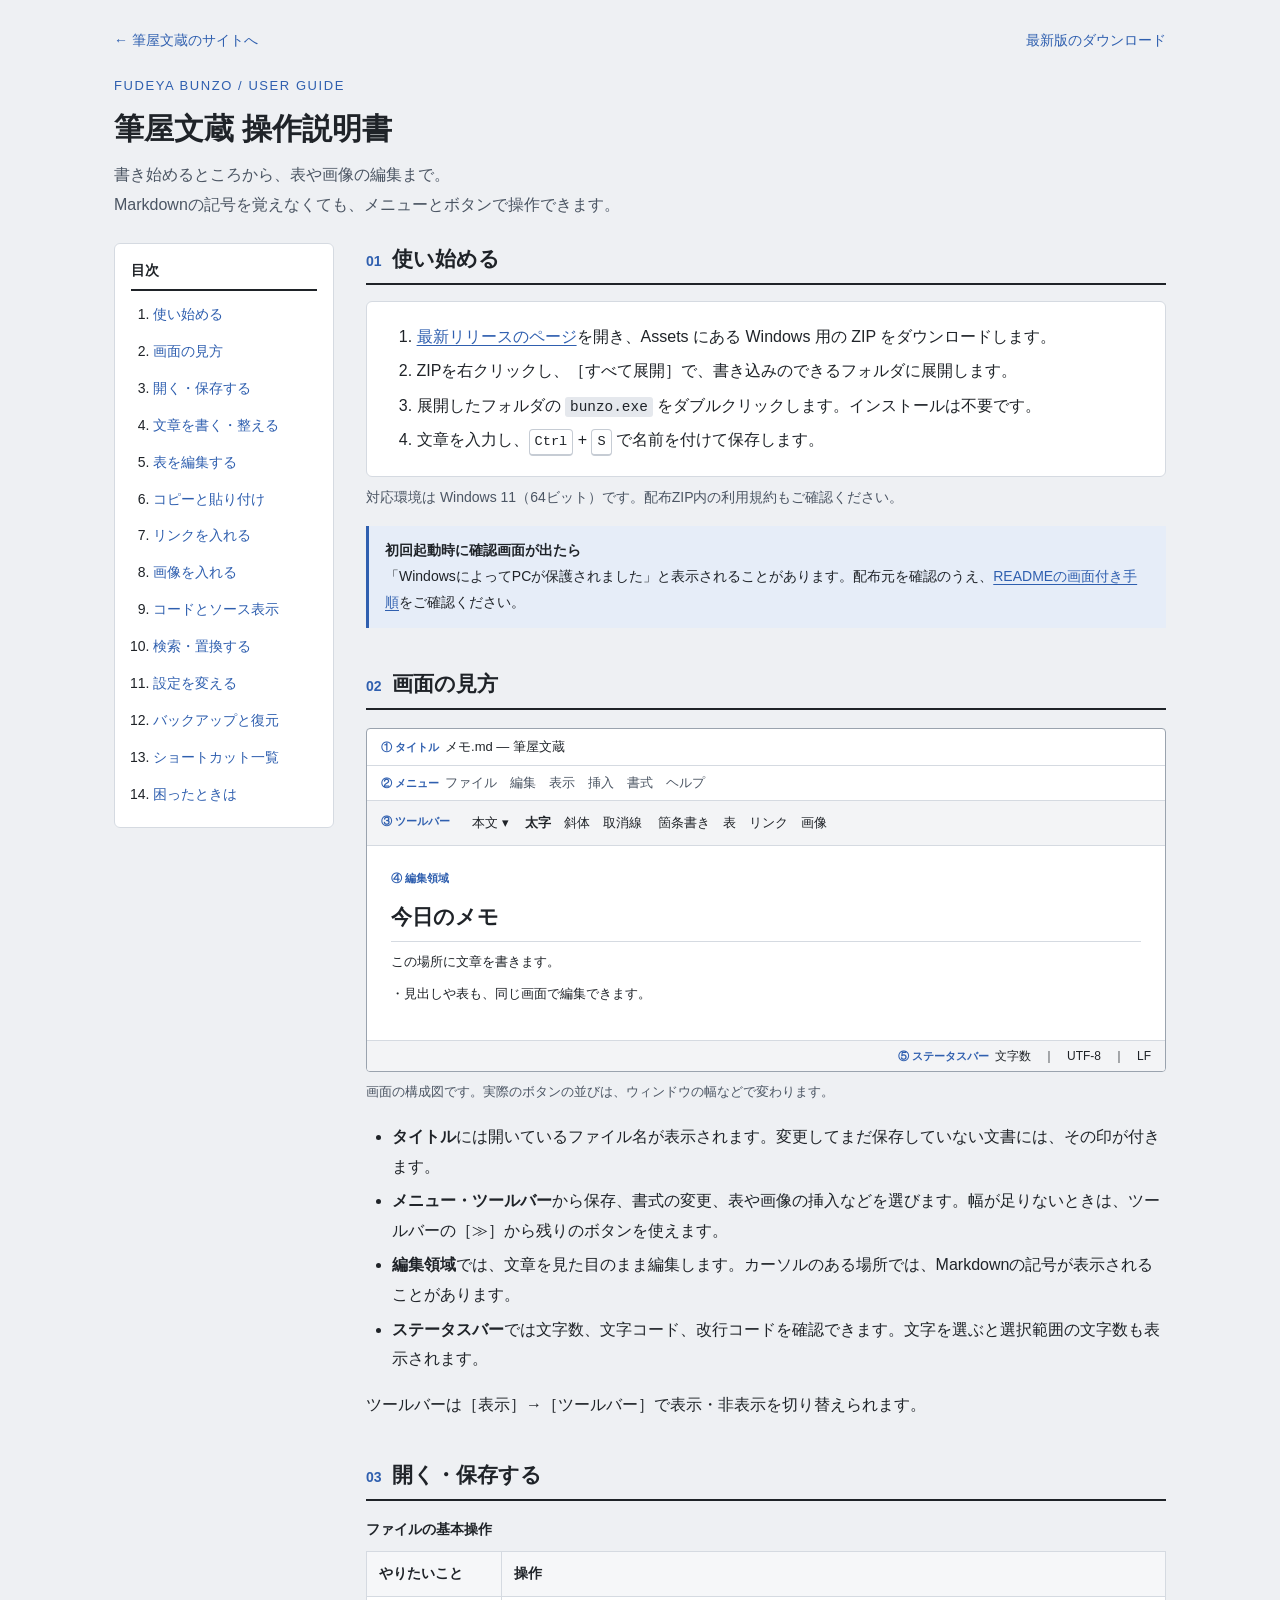
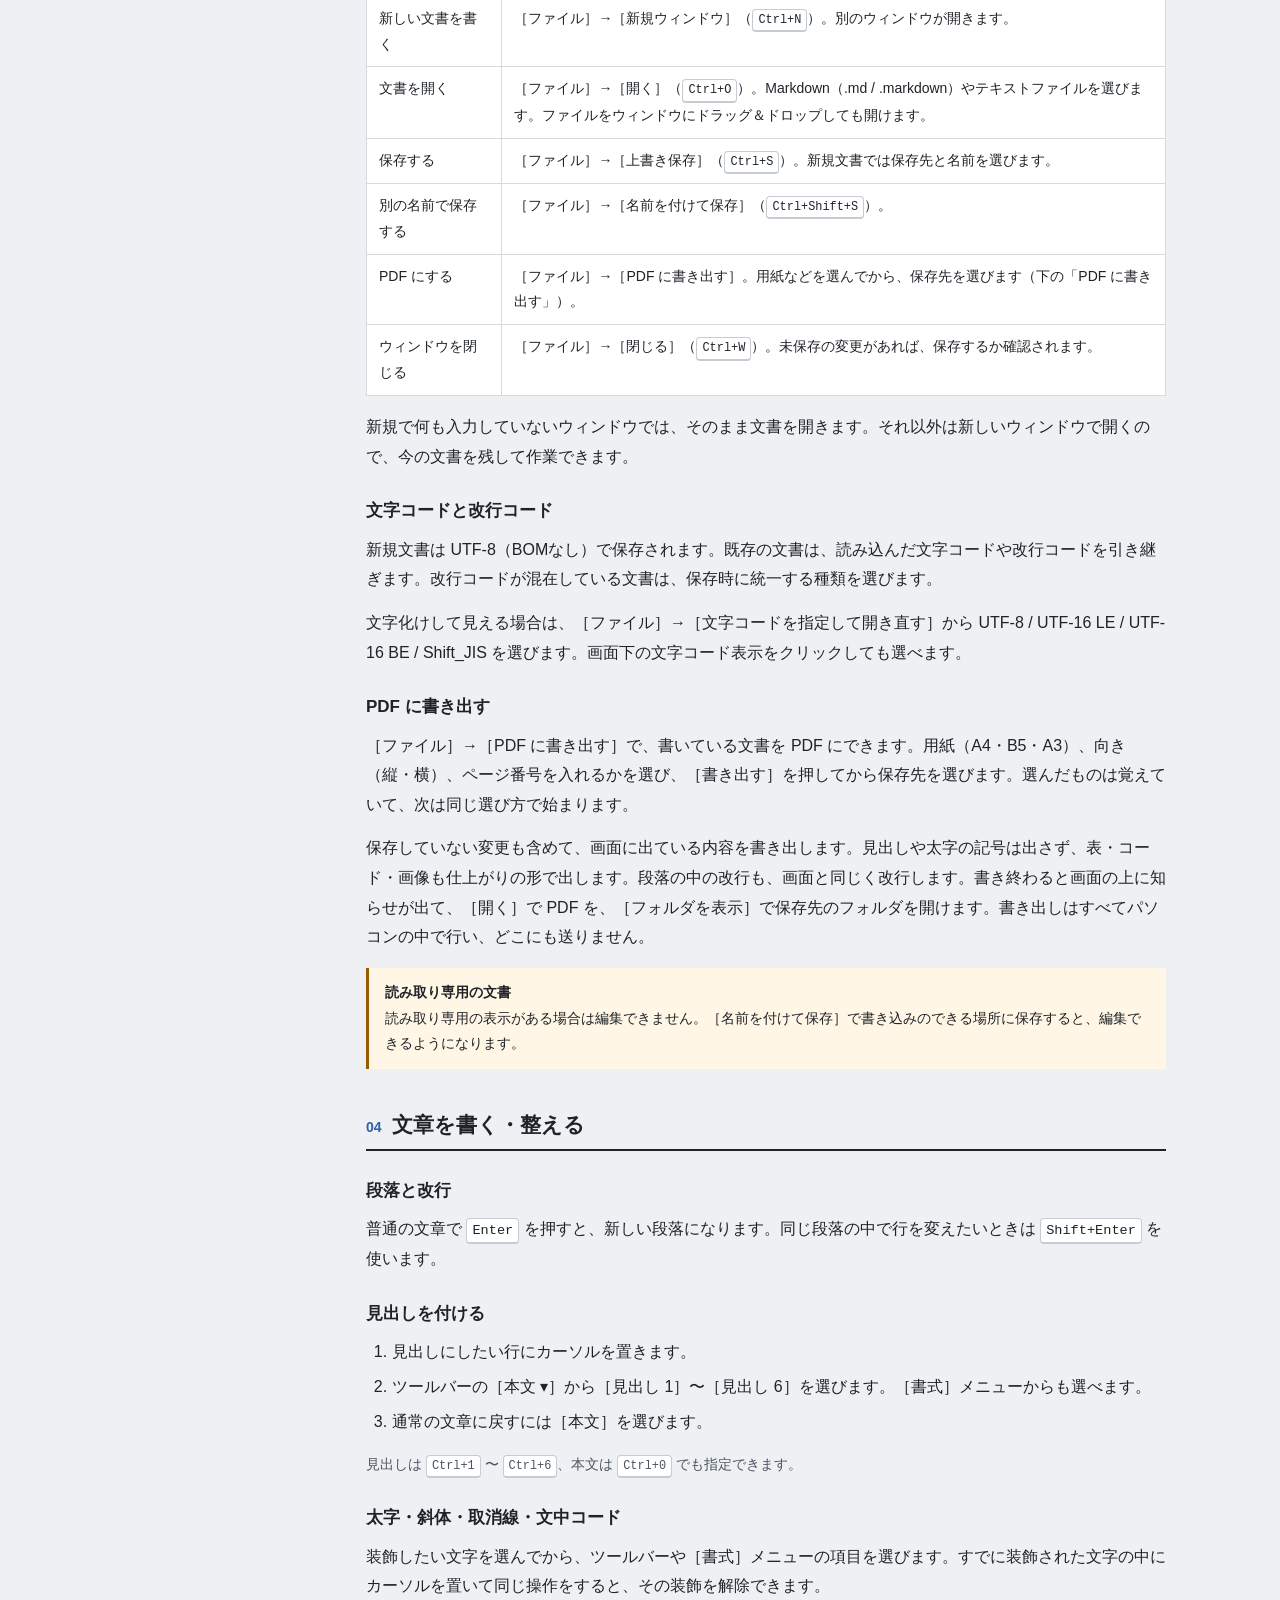
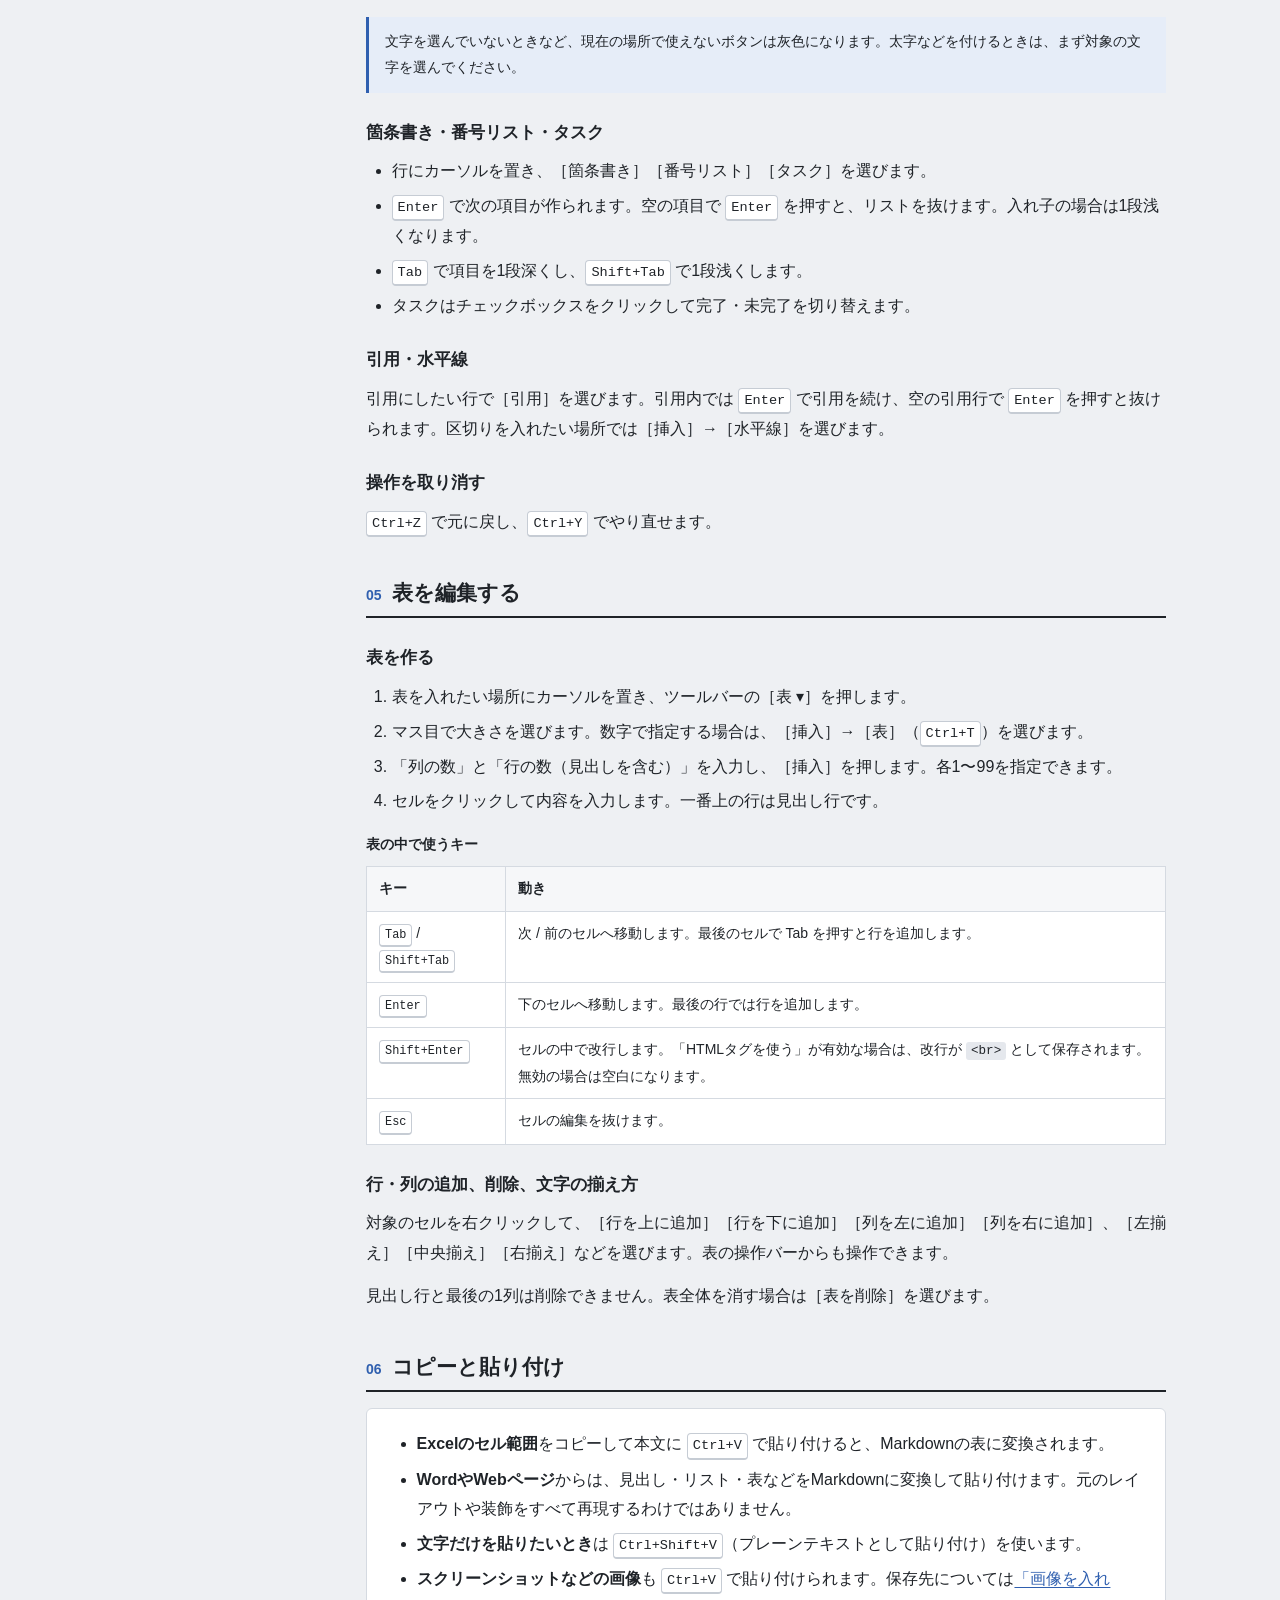
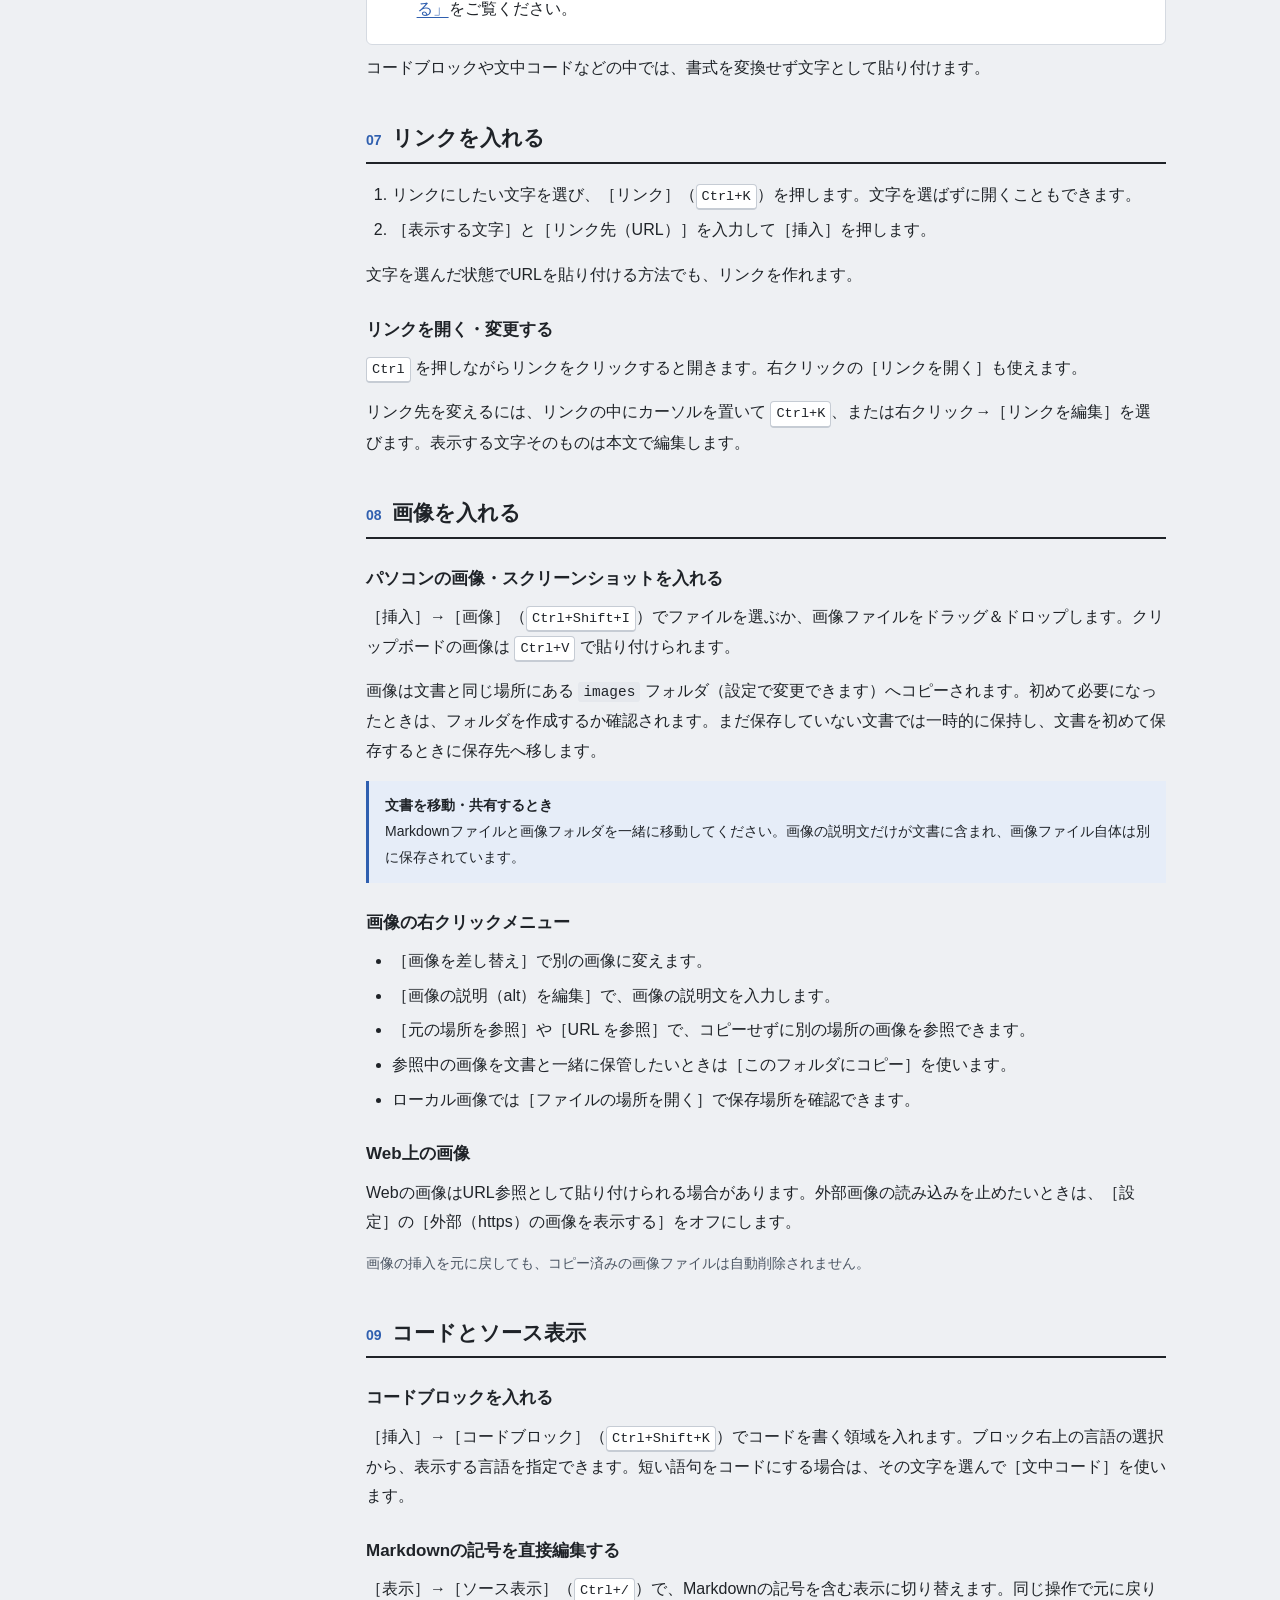
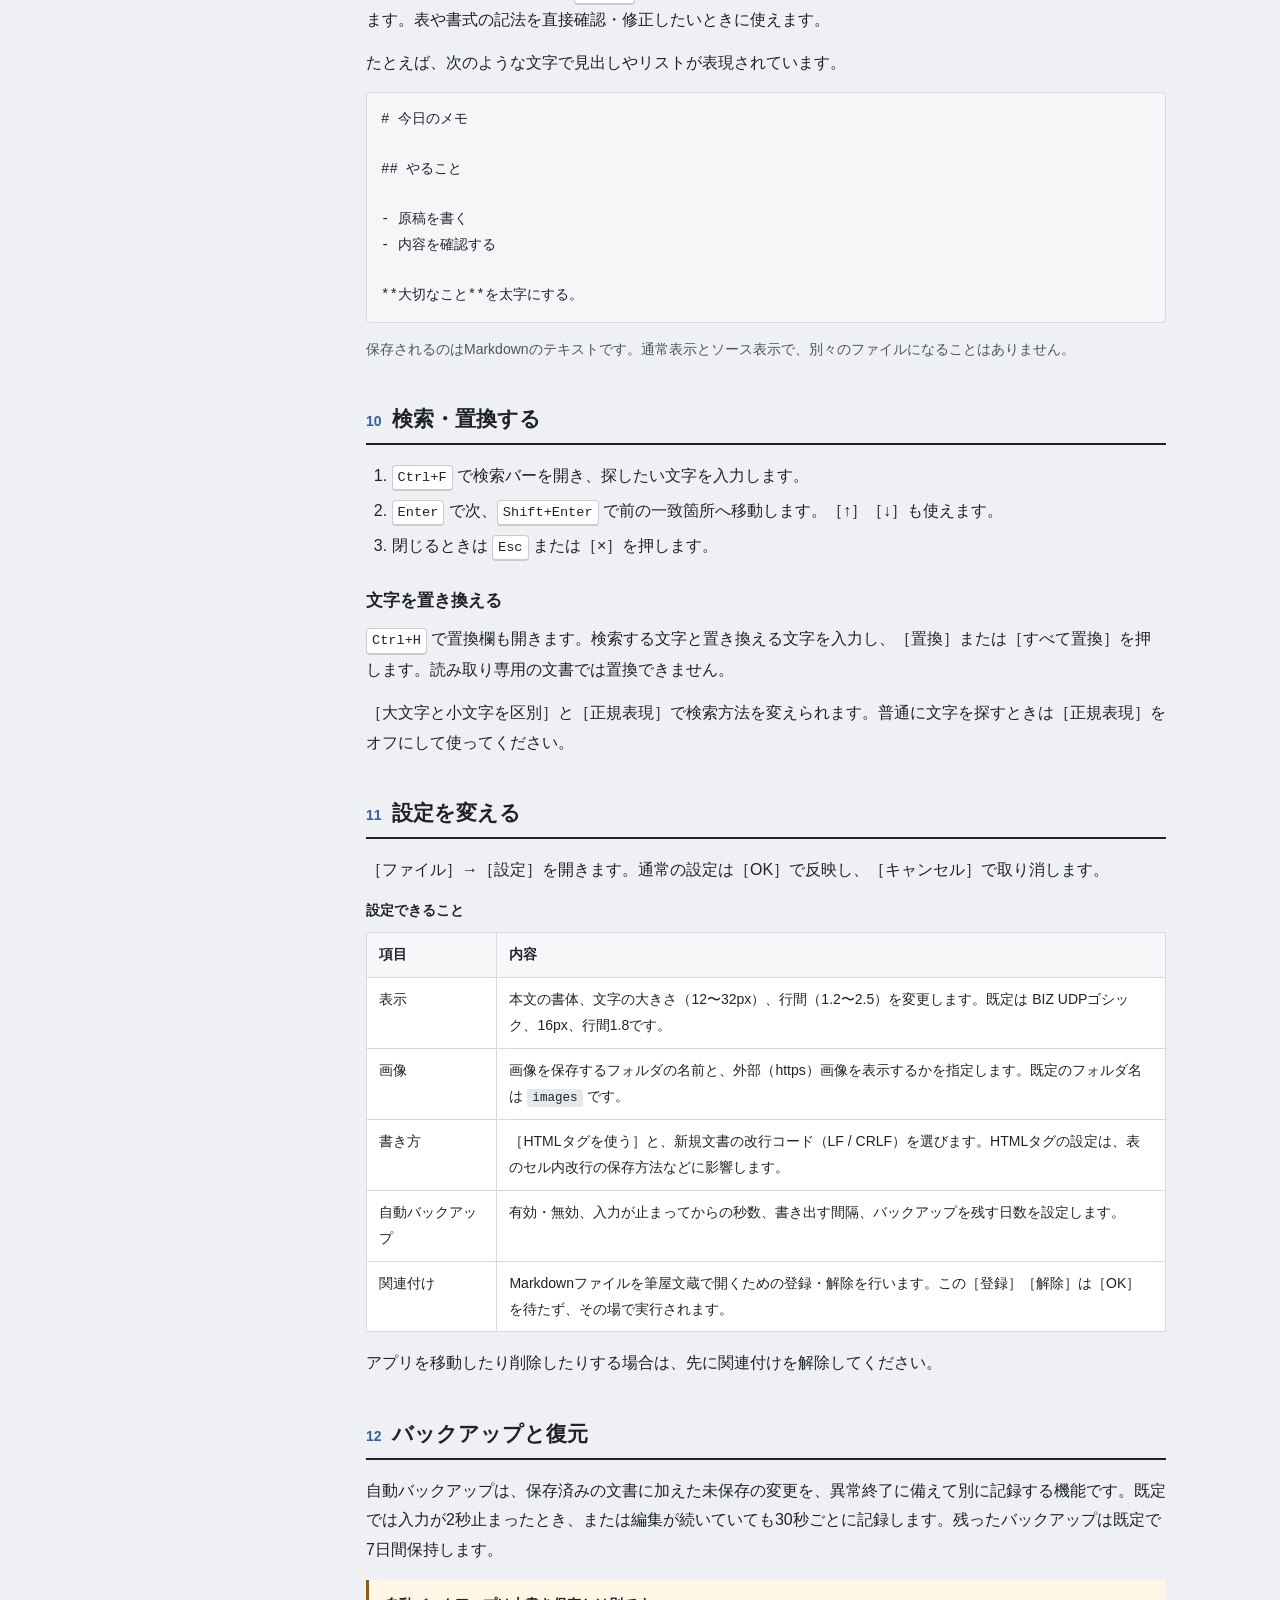
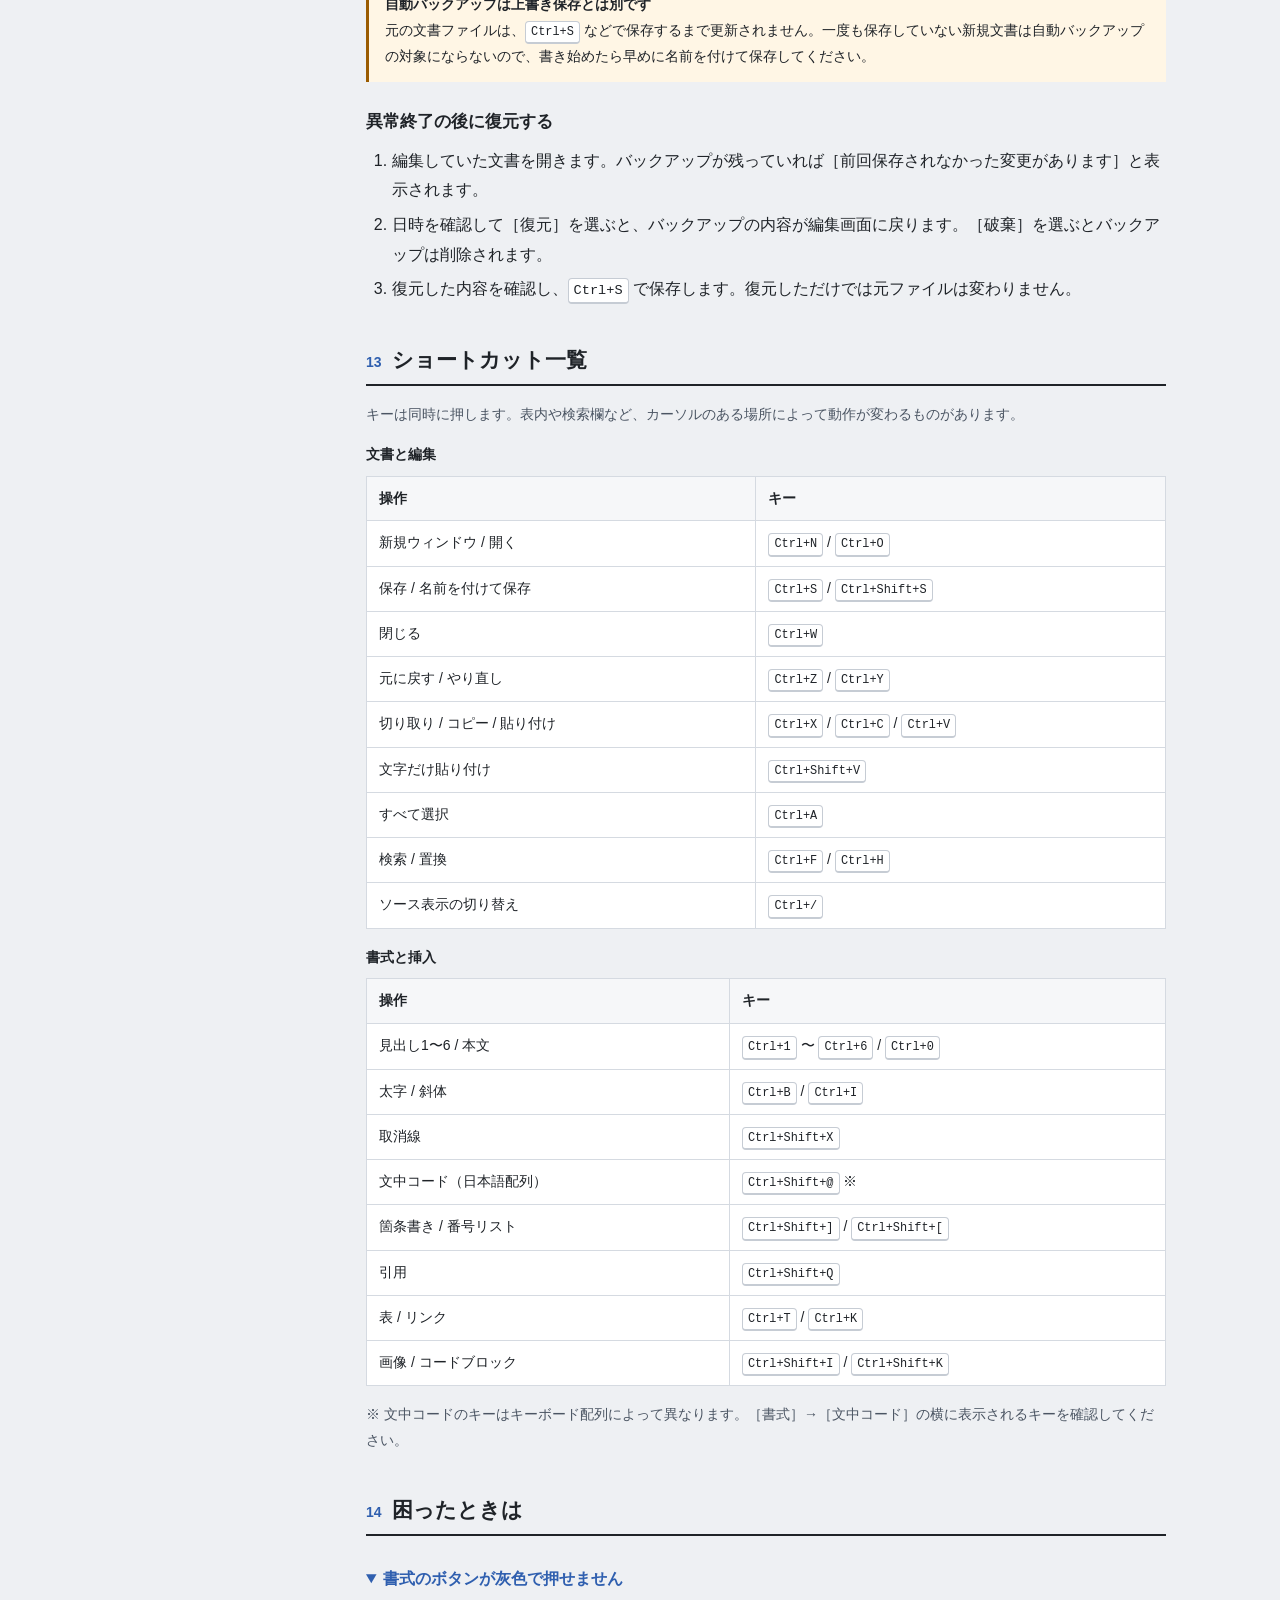
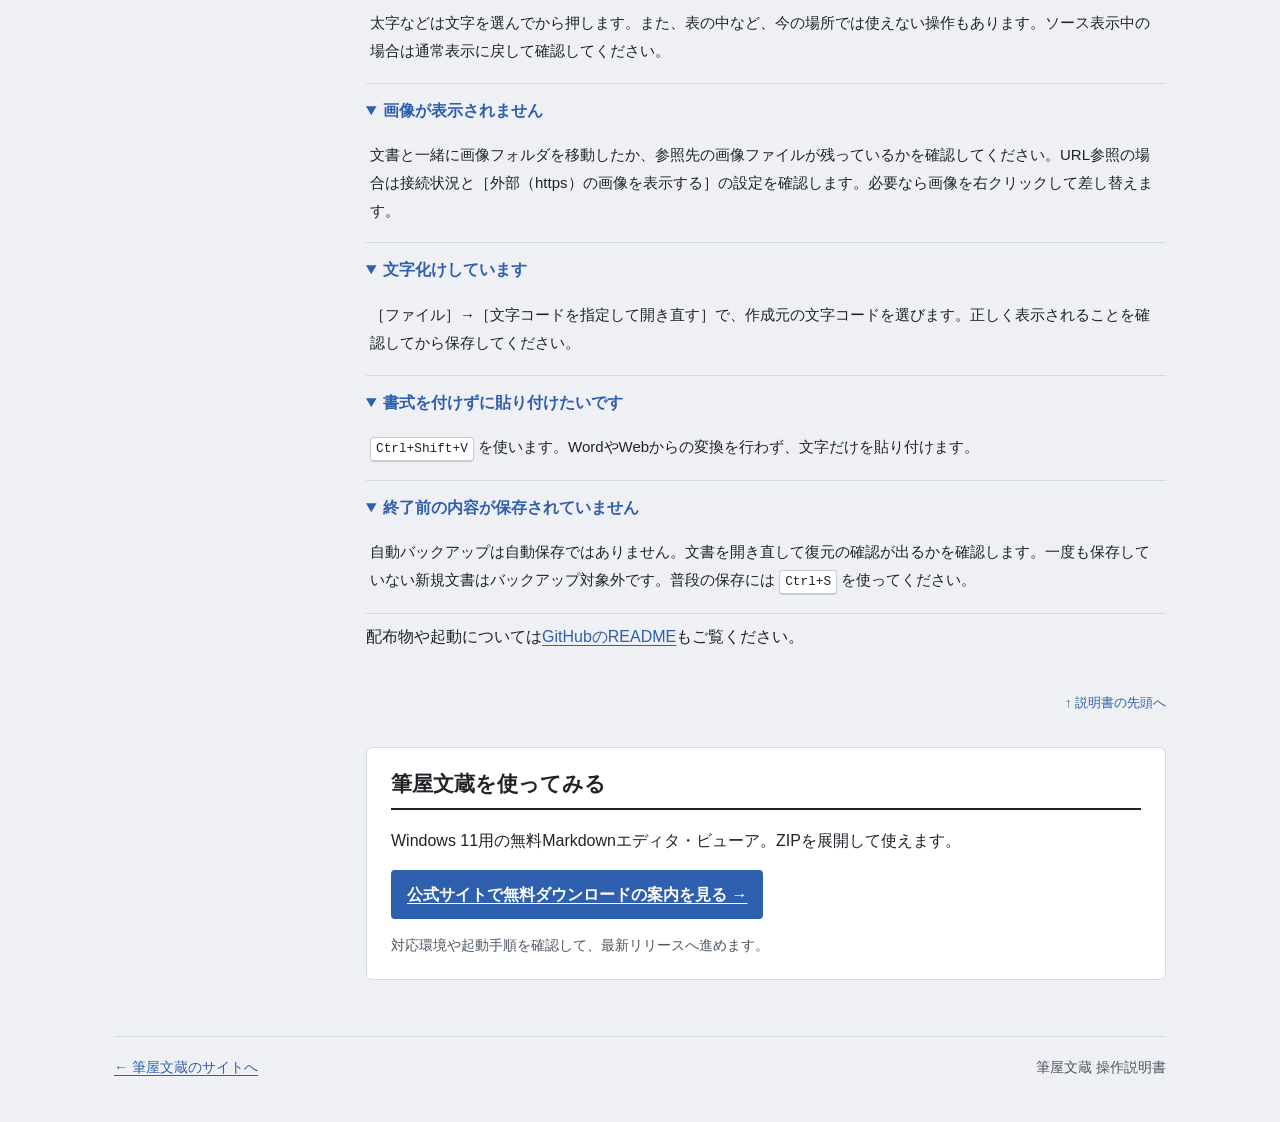
<file: docs/manual.html>
<!DOCTYPE html>
<html lang="ja">
<head>
  <meta charset="utf-8">
  <meta name="viewport" content="width=device-width, initial-scale=1">
  <title>筆屋文蔵の操作説明書｜保存・表・画像・検索の使い方</title>
  
  
  <link rel="icon" href="./favicon.svg" type="image/svg+xml">
  <style>
    :root{color-scheme:light;--bg:#eef0f3;--ink:#1f2328;--soft:#4b5563;--rule:#d5dae1;--accent:#2f5faf;--paper:#fff;--code:#f5f6f8}
    *{box-sizing:border-box}html{scroll-padding-top:24px}body{margin:0;background:var(--bg);color:var(--ink);font-family:"Yu Gothic UI","Meiryo",sans-serif;font-size:16px;line-height:1.85;overflow-wrap:anywhere}
    a{color:var(--accent);text-underline-offset:3px}a:hover{text-decoration-thickness:2px}a:focus-visible{outline:3px solid var(--accent);outline-offset:4px;border-radius:2px}
    .wrap{max-width:1100px;margin:auto;padding:28px 24px 64px}.skip{position:absolute;left:16px;top:-80px;padding:8px 16px;background:white}.skip:focus{top:8px}
    .topline{display:flex;justify-content:space-between;gap:12px;flex-wrap:wrap;font-size:14px}.topline a{text-decoration:none}header{padding:20px 0 24px}h1{font-size:30px;line-height:1.4;margin:10px 0}header p{margin:0;color:var(--soft)}.eyebrow{font-size:13px;letter-spacing:.12em;color:var(--accent)}
    .layout{display:grid;grid-template-columns:220px minmax(0,1fr);gap:32px;align-items:start}.toc{position:sticky;top:24px;padding:16px;background:white;border:1px solid var(--rule);border-radius:6px;font-size:14px}.toc h2{font-size:14px;margin:0 0 8px}.toc ol{margin:0;padding-left:1.6em}.toc li{padding:3px 0}.toc a{text-decoration:none}.toc a:hover{text-decoration:underline}
    main{min-width:0}section{margin:0 0 40px}h2{font-size:21px;line-height:1.5;margin:0 0 16px;padding-bottom:8px;border-bottom:2px solid var(--ink)}h2 .num{color:var(--accent);font-size:14px;margin-right:10px}h3{font-size:17px;margin:24px 0 8px}p{margin:8px 0 14px}ul,ol{padding-left:1.6em;margin:8px 0 16px}li+li{margin-top:5px}.card{background:var(--paper);border:1px solid var(--rule);border-radius:6px;padding:20px 24px}.card>:first-child{margin-top:0}.card>:last-child{margin-bottom:0}
    .note{border-left:3px solid var(--accent);background:#e6edf8;padding:12px 16px;margin:16px 0;font-size:14px}.note strong{display:block}.warning{border-left-color:#9a5b00;background:#fff6e5}kbd,code,pre{font-family:"BIZ UDGothic","Consolas","Meiryo",monospace}kbd{display:inline-block;white-space:nowrap;background:white;border:1px solid #c6ccd4;border-bottom-width:2px;border-radius:4px;padding:0 5px;font-size:.85em;line-height:1.7}code{background:#e5e8ed;padding:2px 5px;border-radius:3px;font-size:.9em}pre{background:var(--code);border:1px solid var(--rule);border-radius:4px;padding:14px;white-space:pre-wrap;overflow-wrap:anywhere;font-size:14px;line-height:1.8}pre code{padding:0;background:none;font-size:inherit}
    .table-scroll{overflow-x:auto;margin:12px 0 16px}table{border-collapse:collapse;width:100%;font-size:14px;background:white}caption{text-align:left;font-weight:600;margin-bottom:8px}th,td{border:1px solid var(--rule);padding:9px 12px;text-align:left;vertical-align:top}th{background:#f6f7f9;font-weight:600}td:first-child{min-width:115px}.keys td:last-child{min-width:155px}.small{font-size:14px;color:var(--soft)}
    figure{margin:18px 0}figcaption{font-size:13px;color:var(--soft);margin-top:8px}.app-diagram{border:1px solid #9aa3ae;border-radius:4px;overflow:hidden;background:white;font-size:13px}.app-title{padding:6px 14px;border-bottom:1px solid var(--rule)}.app-menu{padding:5px 14px;border-bottom:1px solid var(--rule);color:var(--soft)}.app-toolbar{background:#f3f4f6;border-bottom:1px solid var(--rule);padding:10px 14px;display:flex;flex-wrap:wrap;gap:8px 16px}.app-content{padding:20px 24px 26px}.app-content p{margin:8px 0}.app-heading{font-size:21px;font-weight:700;border-bottom:1px solid var(--rule);padding-bottom:4px}.app-status{padding:4px 14px;text-align:right;background:#f3f4f6;border-top:1px solid var(--rule);font-size:12px}.tag{font-size:11px;color:var(--accent);margin-right:6px;font-weight:700}
    .back{font-size:13px;text-align:right;margin-top:12px}.back a{text-decoration:none}footer{border-top:1px solid var(--rule);margin-top:24px;padding-top:18px;font-size:14px;color:var(--soft);display:flex;gap:16px;justify-content:space-between;flex-wrap:wrap}summary{cursor:pointer;font-weight:600;color:var(--accent);padding:8px 0}details{border-bottom:1px solid var(--rule);padding:4px 0}details p{padding:0 4px;font-size:15px}
    @media(max-width:760px){.wrap{padding:20px 16px 40px}.layout{display:block}.toc{position:static;margin-bottom:32px}.toc ol{columns:2;column-gap:28px}.toc li{break-inside:avoid}h1{font-size:26px}.card{padding:16px}h2{font-size:20px}th,td{padding:8px}section{margin-bottom:32px}}
    @media(max-width:380px){.toc ol{columns:1}}
    @media print{body{background:white;font-size:11pt}.wrap{max-width:none;padding:0}.layout{display:block}.toc{position:static;break-after:page}.toc ol{columns:2}.topline,.back,.skip{display:none}section{break-inside:auto}h2,h3{break-after:avoid}.card,figure,tr,.note{break-inside:avoid}.card{padding:12px}a{color:inherit}.table-scroll{overflow:visible}details:not([open]){display:none}footer{margin-top:20px}}
  </style>

<style>.seo-download{margin:32px 0}.seo-download-link{display:inline-block;padding:10px 16px;border-radius:4px;background:#2f5faf;color:#fff;font-weight:700;max-width:100%;overflow-wrap:anywhere}.seo-download-link:focus-visible{outline:3px solid #1f2328;outline-offset:4px}</style>
<meta name="description" content="筆屋文蔵の操作説明書。起動と保存、見出しや文字装飾、表・画像・リンクの編集、検索と置換、関連付け、自動バックアップと復元まで、実際のメニューに沿って説明します。">
<meta name="robots" content="index, follow, max-image-preview:large">
<link rel="canonical" href="https://fudeya-bunzo.com/manual">
<meta property="og:title" content="筆屋文蔵の操作説明書｜保存・表・画像・検索の使い方">
<meta property="og:description" content="筆屋文蔵の操作説明書。起動と保存、見出しや文字装飾、表・画像・リンクの編集、検索と置換、関連付け、自動バックアップと復元まで、実際のメニューに沿って説明します。">
<meta property="og:type" content="article">
<meta property="og:url" content="https://fudeya-bunzo.com/manual">
<meta property="og:site_name" content="筆屋文蔵">
<meta property="og:locale" content="ja_JP">
<meta property="og:image" content="https://fudeya-bunzo.com/assets/ink-stroke.jpg">
<meta property="og:image:secure_url" content="https://fudeya-bunzo.com/assets/ink-stroke.jpg">
<meta property="og:image:type" content="image/jpeg">
<meta property="og:image:width" content="1920">
<meta property="og:image:height" content="1088">
<meta property="og:image:alt" content="筆屋文蔵公式サイトの墨の筆跡の背景ビジュアル">
<meta name="twitter:card" content="summary_large_image">
<meta name="twitter:title" content="筆屋文蔵の操作説明書｜保存・表・画像・検索の使い方">
<meta name="twitter:description" content="筆屋文蔵の操作説明書。起動と保存、見出しや文字装飾、表・画像・リンクの編集、検索と置換、関連付け、自動バックアップと復元まで、実際のメニューに沿って説明します。">
<meta name="twitter:image" content="https://fudeya-bunzo.com/assets/ink-stroke.jpg">
<meta name="twitter:image:alt" content="筆屋文蔵公式サイトの墨の筆跡の背景ビジュアル">
<script type="application/ld+json">{"@context": "https://schema.org", "@type": "BreadcrumbList", "itemListElement": [{"@type": "ListItem", "position": 1, "name": "筆屋文蔵", "item": "https://fudeya-bunzo.com/"}, {"@type": "ListItem", "position": 2, "name": "筆屋文蔵の操作説明書", "item": "https://fudeya-bunzo.com/manual"}]}</script>
<script type="application/ld+json">{"@context": "https://schema.org", "@type": "WebPage", "name": "筆屋文蔵の操作説明書｜保存・表・画像・検索の使い方", "description": "筆屋文蔵の操作説明書。起動と保存、見出しや文字装飾、表・画像・リンクの編集、検索と置換、関連付け、自動バックアップと復元まで、実際のメニューに沿って説明します。", "url": "https://fudeya-bunzo.com/manual", "inLanguage": "ja", "isPartOf": {"@type": "WebSite", "name": "筆屋文蔵", "url": "https://fudeya-bunzo.com/"}}</script>
</head>
<body id="top">
<a class="skip" href="#main">本文へスキップ</a>
<div class="wrap">
  <div class="topline"><a href="./">← 筆屋文蔵のサイトへ</a><a href="https://github.com/yoken-taro/fudeya-bunzo/releases/latest">最新版のダウンロード</a></div>
  <header><div class="eyebrow">FUDEYA BUNZO / USER GUIDE</div><h1>筆屋文蔵 操作説明書</h1><p>書き始めるところから、表や画像の編集まで。<br>Markdownの記号を覚えなくても、メニューとボタンで操作できます。</p></header>
  <div class="layout">
    <nav class="toc" aria-label="操作説明書の目次"><h2>目次</h2><ol>
      <li><a href="#start">使い始める</a></li><li><a href="#screen">画面の見方</a></li><li><a href="#files">開く・保存する</a></li><li><a href="#writing">文章を書く・整える</a></li><li><a href="#tables">表を編集する</a></li><li><a href="#paste">コピーと貼り付け</a></li><li><a href="#links">リンクを入れる</a></li><li><a href="#images">画像を入れる</a></li><li><a href="#code">コードとソース表示</a></li><li><a href="#find">検索・置換する</a></li><li><a href="#settings">設定を変える</a></li><li><a href="#backup">バックアップと復元</a></li><li><a href="#shortcuts">ショートカット一覧</a></li><li><a href="#help">困ったときは</a></li>
    </ol></nav>
    <main id="main">
      <section id="start"><h2><span class="num">01</span>使い始める</h2>
        <div class="card"><ol><li><a href="https://github.com/yoken-taro/fudeya-bunzo/releases/latest">最新リリースのページ</a>を開き、Assets にある Windows 用の ZIP をダウンロードします。</li><li>ZIPを右クリックし、［すべて展開］で、書き込みのできるフォルダに展開します。</li><li>展開したフォルダの <code>bunzo.exe</code> をダブルクリックします。インストールは不要です。</li><li>文章を入力し、<kbd>Ctrl</kbd> + <kbd>S</kbd> で名前を付けて保存します。</li></ol></div>
        <p class="small">対応環境は Windows 11（64ビット）です。配布ZIP内の利用規約もご確認ください。</p>
        <div class="note"><strong>初回起動時に確認画面が出たら</strong>「WindowsによってPCが保護されました」と表示されることがあります。配布元を確認のうえ、<a href="https://github.com/yoken-taro/fudeya-bunzo#使い始め方">READMEの画面付き手順</a>をご確認ください。</div>
      </section>
      <section id="screen"><h2><span class="num">02</span>画面の見方</h2>
        <figure><div class="app-diagram" role="img" aria-label="画面の構成図。上からタイトル、メニュー、ツールバー、編集領域、ステータスバーが並びます。">
          <div class="app-title"><span class="tag">① タイトル</span>メモ.md — 筆屋文蔵</div>
          <div class="app-menu"><span class="tag">② メニュー</span>ファイル　編集　表示　挿入　書式　ヘルプ</div>
          <div class="app-toolbar"><span class="tag">③ ツールバー</span><span>本文 ▾</span><span><b>太字</b>　斜体　取消線</span><span>箇条書き　表　リンク　画像</span></div>
          <div class="app-content"><span class="tag">④ 編集領域</span><p class="app-heading">今日のメモ</p><p>この場所に文章を書きます。</p><p>・見出しや表も、同じ画面で編集できます。</p></div>
          <div class="app-status"><span class="tag">⑤ ステータスバー</span>文字数　｜　UTF-8　｜　LF</div>
        </div><figcaption>画面の構成図です。実際のボタンの並びは、ウィンドウの幅などで変わります。</figcaption></figure>
        <ul><li><strong>タイトル</strong>には開いているファイル名が表示されます。変更してまだ保存していない文書には、その印が付きます。</li><li><strong>メニュー・ツールバー</strong>から保存、書式の変更、表や画像の挿入などを選びます。幅が足りないときは、ツールバーの［≫］から残りのボタンを使えます。</li><li><strong>編集領域</strong>では、文章を見た目のまま編集します。カーソルのある場所では、Markdownの記号が表示されることがあります。</li><li><strong>ステータスバー</strong>では文字数、文字コード、改行コードを確認できます。文字を選ぶと選択範囲の文字数も表示されます。</li></ul>
        <p>ツールバーは［表示］→［ツールバー］で表示・非表示を切り替えられます。</p>
      </section>
      <section id="files"><h2><span class="num">03</span>開く・保存する</h2>
        <div class="table-scroll"><table><caption>ファイルの基本操作</caption><thead><tr><th scope="col">やりたいこと</th><th scope="col">操作</th></tr></thead><tbody>
          <tr><td>新しい文書を書く</td><td>［ファイル］→［新規ウィンドウ］（<kbd>Ctrl+N</kbd>）。別のウィンドウが開きます。</td></tr>
          <tr><td>文書を開く</td><td>［ファイル］→［開く］（<kbd>Ctrl+O</kbd>）。Markdown（.md / .markdown）やテキストファイルを選びます。ファイルをウィンドウにドラッグ＆ドロップしても開けます。</td></tr>
          <tr><td>保存する</td><td>［ファイル］→［上書き保存］（<kbd>Ctrl+S</kbd>）。新規文書では保存先と名前を選びます。</td></tr>
          <tr><td>別の名前で保存する</td><td>［ファイル］→［名前を付けて保存］（<kbd>Ctrl+Shift+S</kbd>）。</td></tr>
          <tr><td>PDF にする</td><td>［ファイル］→［PDF に書き出す］。用紙などを選んでから、保存先を選びます（下の「PDF に書き出す」）。</td></tr>
          <tr><td>ウィンドウを閉じる</td><td>［ファイル］→［閉じる］（<kbd>Ctrl+W</kbd>）。未保存の変更があれば、保存するか確認されます。</td></tr>
        </tbody></table></div>
        <p>新規で何も入力していないウィンドウでは、そのまま文書を開きます。それ以外は新しいウィンドウで開くので、今の文書を残して作業できます。</p>
        <h3>文字コードと改行コード</h3><p>新規文書は UTF-8（BOMなし）で保存されます。既存の文書は、読み込んだ文字コードや改行コードを引き継ぎます。改行コードが混在している文書は、保存時に統一する種類を選びます。</p>
        <p>文字化けして見える場合は、［ファイル］→［文字コードを指定して開き直す］から UTF-8 / UTF-16 LE / UTF-16 BE / Shift_JIS を選びます。画面下の文字コード表示をクリックしても選べます。</p>
        <h3>PDF に書き出す</h3><p>［ファイル］→［PDF に書き出す］で、書いている文書を PDF にできます。用紙（A4・B5・A3）、向き（縦・横）、ページ番号を入れるかを選び、［書き出す］を押してから保存先を選びます。選んだものは覚えていて、次は同じ選び方で始まります。</p>
        <p>保存していない変更も含めて、画面に出ている内容を書き出します。見出しや太字の記号は出さず、表・コード・画像も仕上がりの形で出します。段落の中の改行も、画面と同じく改行します。書き終わると画面の上に知らせが出て、［開く］で PDF を、［フォルダを表示］で保存先のフォルダを開けます。書き出しはすべてパソコンの中で行い、どこにも送りません。</p>
        <div class="note warning"><strong>読み取り専用の文書</strong>読み取り専用の表示がある場合は編集できません。［名前を付けて保存］で書き込みのできる場所に保存すると、編集できるようになります。</div>
      </section>
      <section id="writing"><h2><span class="num">04</span>文章を書く・整える</h2>
        <h3>段落と改行</h3><p>普通の文章で <kbd>Enter</kbd> を押すと、新しい段落になります。同じ段落の中で行を変えたいときは <kbd>Shift+Enter</kbd> を使います。</p>
        <h3>見出しを付ける</h3><ol><li>見出しにしたい行にカーソルを置きます。</li><li>ツールバーの［本文 ▾］から［見出し 1］〜［見出し 6］を選びます。［書式］メニューからも選べます。</li><li>通常の文章に戻すには［本文］を選びます。</li></ol><p class="small">見出しは <kbd>Ctrl+1</kbd> 〜 <kbd>Ctrl+6</kbd>、本文は <kbd>Ctrl+0</kbd> でも指定できます。</p>
        <h3>太字・斜体・取消線・文中コード</h3><p>装飾したい文字を選んでから、ツールバーや［書式］メニューの項目を選びます。すでに装飾された文字の中にカーソルを置いて同じ操作をすると、その装飾を解除できます。</p>
        <div class="note">文字を選んでいないときなど、現在の場所で使えないボタンは灰色になります。太字などを付けるときは、まず対象の文字を選んでください。</div>
        <h3>箇条書き・番号リスト・タスク</h3><ul><li>行にカーソルを置き、［箇条書き］［番号リスト］［タスク］を選びます。</li><li><kbd>Enter</kbd> で次の項目が作られます。空の項目で <kbd>Enter</kbd> を押すと、リストを抜けます。入れ子の場合は1段浅くなります。</li><li><kbd>Tab</kbd> で項目を1段深くし、<kbd>Shift+Tab</kbd> で1段浅くします。</li><li>タスクはチェックボックスをクリックして完了・未完了を切り替えます。</li></ul>
        <h3>引用・水平線</h3><p>引用にしたい行で［引用］を選びます。引用内では <kbd>Enter</kbd> で引用を続け、空の引用行で <kbd>Enter</kbd> を押すと抜けられます。区切りを入れたい場所では［挿入］→［水平線］を選びます。</p>
        <h3>操作を取り消す</h3><p><kbd>Ctrl+Z</kbd> で元に戻し、<kbd>Ctrl+Y</kbd> でやり直せます。</p>
      </section>
      <section id="tables"><h2><span class="num">05</span>表を編集する</h2>
        <h3>表を作る</h3><ol><li>表を入れたい場所にカーソルを置き、ツールバーの［表 ▾］を押します。</li><li>マス目で大きさを選びます。数字で指定する場合は、［挿入］→［表］（<kbd>Ctrl+T</kbd>）を選びます。</li><li>「列の数」と「行の数（見出しを含む）」を入力し、［挿入］を押します。各1〜99を指定できます。</li><li>セルをクリックして内容を入力します。一番上の行は見出し行です。</li></ol>
        <div class="table-scroll"><table><caption>表の中で使うキー</caption><thead><tr><th scope="col">キー</th><th scope="col">動き</th></tr></thead><tbody><tr><td><kbd>Tab</kbd> / <kbd>Shift+Tab</kbd></td><td>次 / 前のセルへ移動します。最後のセルで Tab を押すと行を追加します。</td></tr><tr><td><kbd>Enter</kbd></td><td>下のセルへ移動します。最後の行では行を追加します。</td></tr><tr><td><kbd>Shift+Enter</kbd></td><td>セルの中で改行します。「HTMLタグを使う」が有効な場合は、改行が <code>&lt;br&gt;</code> として保存されます。無効の場合は空白になります。</td></tr><tr><td><kbd>Esc</kbd></td><td>セルの編集を抜けます。</td></tr></tbody></table></div>
        <h3>行・列の追加、削除、文字の揃え方</h3><p>対象のセルを右クリックして、［行を上に追加］［行を下に追加］［列を左に追加］［列を右に追加］、［左揃え］［中央揃え］［右揃え］などを選びます。表の操作バーからも操作できます。</p><p>見出し行と最後の1列は削除できません。表全体を消す場合は［表を削除］を選びます。</p>
      </section>
      <section id="paste"><h2><span class="num">06</span>コピーと貼り付け</h2>
        <div class="card"><ul><li><strong>Excelのセル範囲</strong>をコピーして本文に <kbd>Ctrl+V</kbd> で貼り付けると、Markdownの表に変換されます。</li><li><strong>WordやWebページ</strong>からは、見出し・リスト・表などをMarkdownに変換して貼り付けます。元のレイアウトや装飾をすべて再現するわけではありません。</li><li><strong>文字だけを貼りたいとき</strong>は <kbd>Ctrl+Shift+V</kbd>（プレーンテキストとして貼り付け）を使います。</li><li><strong>スクリーンショットなどの画像</strong>も <kbd>Ctrl+V</kbd> で貼り付けられます。保存先については<a href="#images">「画像を入れる」</a>をご覧ください。</li></ul></div>
        <p>コードブロックや文中コードなどの中では、書式を変換せず文字として貼り付けます。</p>
      </section>
      <section id="links"><h2><span class="num">07</span>リンクを入れる</h2>
        <ol><li>リンクにしたい文字を選び、［リンク］（<kbd>Ctrl+K</kbd>）を押します。文字を選ばずに開くこともできます。</li><li>［表示する文字］と［リンク先（URL）］を入力して［挿入］を押します。</li></ol>
        <p>文字を選んだ状態でURLを貼り付ける方法でも、リンクを作れます。</p>
        <h3>リンクを開く・変更する</h3><p><kbd>Ctrl</kbd> を押しながらリンクをクリックすると開きます。右クリックの［リンクを開く］も使えます。</p><p>リンク先を変えるには、リンクの中にカーソルを置いて <kbd>Ctrl+K</kbd>、または右クリック→［リンクを編集］を選びます。表示する文字そのものは本文で編集します。</p>
      </section>
      <section id="images"><h2><span class="num">08</span>画像を入れる</h2>
        <h3>パソコンの画像・スクリーンショットを入れる</h3><p>［挿入］→［画像］（<kbd>Ctrl+Shift+I</kbd>）でファイルを選ぶか、画像ファイルをドラッグ＆ドロップします。クリップボードの画像は <kbd>Ctrl+V</kbd> で貼り付けられます。</p>
        <p>画像は文書と同じ場所にある <code>images</code> フォルダ（設定で変更できます）へコピーされます。初めて必要になったときは、フォルダを作成するか確認されます。まだ保存していない文書では一時的に保持し、文書を初めて保存するときに保存先へ移します。</p>
        <div class="note"><strong>文書を移動・共有するとき</strong>Markdownファイルと画像フォルダを一緒に移動してください。画像の説明文だけが文書に含まれ、画像ファイル自体は別に保存されています。</div>
        <h3>画像の右クリックメニュー</h3><ul><li>［画像を差し替え］で別の画像に変えます。</li><li>［画像の説明（alt）を編集］で、画像の説明文を入力します。</li><li>［元の場所を参照］や［URL を参照］で、コピーせずに別の場所の画像を参照できます。</li><li>参照中の画像を文書と一緒に保管したいときは［このフォルダにコピー］を使います。</li><li>ローカル画像では［ファイルの場所を開く］で保存場所を確認できます。</li></ul>
        <h3>Web上の画像</h3><p>Webの画像はURL参照として貼り付けられる場合があります。外部画像の読み込みを止めたいときは、［設定］の［外部（https）の画像を表示する］をオフにします。</p>
        <p class="small">画像の挿入を元に戻しても、コピー済みの画像ファイルは自動削除されません。</p>
      </section>
      <section id="code"><h2><span class="num">09</span>コードとソース表示</h2>
        <h3>コードブロックを入れる</h3><p>［挿入］→［コードブロック］（<kbd>Ctrl+Shift+K</kbd>）でコードを書く領域を入れます。ブロック右上の言語の選択から、表示する言語を指定できます。短い語句をコードにする場合は、その文字を選んで［文中コード］を使います。</p>
        <h3>Markdownの記号を直接編集する</h3><p>［表示］→［ソース表示］（<kbd>Ctrl+/</kbd>）で、Markdownの記号を含む表示に切り替えます。同じ操作で元に戻ります。表や書式の記法を直接確認・修正したいときに使えます。</p>
        <p>たとえば、次のような文字で見出しやリストが表現されています。</p><pre><code># 今日のメモ

## やること

- 原稿を書く
- 内容を確認する

**大切なこと**を太字にする。</code></pre>
        <p class="small">保存されるのはMarkdownのテキストです。通常表示とソース表示で、別々のファイルになることはありません。</p>
      </section>
      <section id="find"><h2><span class="num">10</span>検索・置換する</h2>
        <ol><li><kbd>Ctrl+F</kbd> で検索バーを開き、探したい文字を入力します。</li><li><kbd>Enter</kbd> で次、<kbd>Shift+Enter</kbd> で前の一致箇所へ移動します。［↑］［↓］も使えます。</li><li>閉じるときは <kbd>Esc</kbd> または［×］を押します。</li></ol>
        <h3>文字を置き換える</h3><p><kbd>Ctrl+H</kbd> で置換欄も開きます。検索する文字と置き換える文字を入力し、［置換］または［すべて置換］を押します。読み取り専用の文書では置換できません。</p><p>［大文字と小文字を区別］と［正規表現］で検索方法を変えられます。普通に文字を探すときは［正規表現］をオフにして使ってください。</p>
      </section>
      <section id="settings"><h2><span class="num">11</span>設定を変える</h2>
        <p>［ファイル］→［設定］を開きます。通常の設定は［OK］で反映し、［キャンセル］で取り消します。</p>
        <div class="table-scroll"><table><caption>設定できること</caption><thead><tr><th scope="col">項目</th><th scope="col">内容</th></tr></thead><tbody>
          <tr><td>表示</td><td>本文の書体、文字の大きさ（12〜32px）、行間（1.2〜2.5）を変更します。既定は BIZ UDPゴシック、16px、行間1.8です。</td></tr>
          <tr><td>画像</td><td>画像を保存するフォルダの名前と、外部（https）画像を表示するかを指定します。既定のフォルダ名は <code>images</code> です。</td></tr>
          <tr><td>書き方</td><td>［HTMLタグを使う］と、新規文書の改行コード（LF / CRLF）を選びます。HTMLタグの設定は、表のセル内改行の保存方法などに影響します。</td></tr>
          <tr><td>自動バックアップ</td><td>有効・無効、入力が止まってからの秒数、書き出す間隔、バックアップを残す日数を設定します。</td></tr>
          <tr><td>関連付け</td><td>Markdownファイルを筆屋文蔵で開くための登録・解除を行います。この［登録］［解除］は［OK］を待たず、その場で実行されます。</td></tr>
        </tbody></table></div>
        <p>アプリを移動したり削除したりする場合は、先に関連付けを解除してください。</p>
      </section>
      <section id="backup"><h2><span class="num">12</span>バックアップと復元</h2>
        <p>自動バックアップは、保存済みの文書に加えた未保存の変更を、異常終了に備えて別に記録する機能です。既定では入力が2秒止まったとき、または編集が続いていても30秒ごとに記録します。残ったバックアップは既定で7日間保持します。</p>
        <div class="note warning"><strong>自動バックアップは上書き保存とは別です</strong>元の文書ファイルは、<kbd>Ctrl+S</kbd> などで保存するまで更新されません。一度も保存していない新規文書は自動バックアップの対象にならないので、書き始めたら早めに名前を付けて保存してください。</div>
        <h3>異常終了の後に復元する</h3><ol><li>編集していた文書を開きます。バックアップが残っていれば［前回保存されなかった変更があります］と表示されます。</li><li>日時を確認して［復元］を選ぶと、バックアップの内容が編集画面に戻ります。［破棄］を選ぶとバックアップは削除されます。</li><li>復元した内容を確認し、<kbd>Ctrl+S</kbd> で保存します。復元しただけでは元ファイルは変わりません。</li></ol>
      </section>
      <section id="shortcuts"><h2><span class="num">13</span>ショートカット一覧</h2>
        <p class="small">キーは同時に押します。表内や検索欄など、カーソルのある場所によって動作が変わるものがあります。</p>
        <div class="table-scroll"><table class="keys"><caption>文書と編集</caption><thead><tr><th scope="col">操作</th><th scope="col">キー</th></tr></thead><tbody>
          <tr><td>新規ウィンドウ / 開く</td><td><kbd>Ctrl+N</kbd> / <kbd>Ctrl+O</kbd></td></tr><tr><td>保存 / 名前を付けて保存</td><td><kbd>Ctrl+S</kbd> / <kbd>Ctrl+Shift+S</kbd></td></tr><tr><td>閉じる</td><td><kbd>Ctrl+W</kbd></td></tr><tr><td>元に戻す / やり直し</td><td><kbd>Ctrl+Z</kbd> / <kbd>Ctrl+Y</kbd></td></tr><tr><td>切り取り / コピー / 貼り付け</td><td><kbd>Ctrl+X</kbd> / <kbd>Ctrl+C</kbd> / <kbd>Ctrl+V</kbd></td></tr><tr><td>文字だけ貼り付け</td><td><kbd>Ctrl+Shift+V</kbd></td></tr><tr><td>すべて選択</td><td><kbd>Ctrl+A</kbd></td></tr><tr><td>検索 / 置換</td><td><kbd>Ctrl+F</kbd> / <kbd>Ctrl+H</kbd></td></tr><tr><td>ソース表示の切り替え</td><td><kbd>Ctrl+/</kbd></td></tr>
        </tbody></table></div>
        <div class="table-scroll"><table class="keys"><caption>書式と挿入</caption><thead><tr><th scope="col">操作</th><th scope="col">キー</th></tr></thead><tbody>
          <tr><td>見出し1〜6 / 本文</td><td><kbd>Ctrl+1</kbd> 〜 <kbd>Ctrl+6</kbd> / <kbd>Ctrl+0</kbd></td></tr><tr><td>太字 / 斜体</td><td><kbd>Ctrl+B</kbd> / <kbd>Ctrl+I</kbd></td></tr><tr><td>取消線</td><td><kbd>Ctrl+Shift+X</kbd></td></tr><tr><td>文中コード（日本語配列）</td><td><kbd>Ctrl+Shift+@</kbd> ※</td></tr><tr><td>箇条書き / 番号リスト</td><td><kbd>Ctrl+Shift+]</kbd> / <kbd>Ctrl+Shift+[</kbd></td></tr><tr><td>引用</td><td><kbd>Ctrl+Shift+Q</kbd></td></tr><tr><td>表 / リンク</td><td><kbd>Ctrl+T</kbd> / <kbd>Ctrl+K</kbd></td></tr><tr><td>画像 / コードブロック</td><td><kbd>Ctrl+Shift+I</kbd> / <kbd>Ctrl+Shift+K</kbd></td></tr>
        </tbody></table></div><p class="small">※ 文中コードのキーはキーボード配列によって異なります。［書式］→［文中コード］の横に表示されるキーを確認してください。</p>
      </section>
      <section id="help"><h2><span class="num">14</span>困ったときは</h2>
        <details open><summary>書式のボタンが灰色で押せません</summary><p>太字などは文字を選んでから押します。また、表の中など、今の場所では使えない操作もあります。ソース表示中の場合は通常表示に戻して確認してください。</p></details>
        <details open><summary>画像が表示されません</summary><p>文書と一緒に画像フォルダを移動したか、参照先の画像ファイルが残っているかを確認してください。URL参照の場合は接続状況と［外部（https）の画像を表示する］の設定を確認します。必要なら画像を右クリックして差し替えます。</p></details>
        <details open><summary>文字化けしています</summary><p>［ファイル］→［文字コードを指定して開き直す］で、作成元の文字コードを選びます。正しく表示されることを確認してから保存してください。</p></details>
        <details open><summary>書式を付けずに貼り付けたいです</summary><p><kbd>Ctrl+Shift+V</kbd> を使います。WordやWebからの変換を行わず、文字だけを貼り付けます。</p></details>
        <details open><summary>終了前の内容が保存されていません</summary><p>自動バックアップは自動保存ではありません。文書を開き直して復元の確認が出るかを確認します。一度も保存していない新規文書はバックアップ対象外です。普段の保存には <kbd>Ctrl+S</kbd> を使ってください。</p></details>
        <p>配布物や起動については<a href="https://github.com/yoken-taro/fudeya-bunzo#readme">GitHubのREADME</a>もご覧ください。</p>
      </section>
      <p class="back"><a href="#top">↑ 説明書の先頭へ</a></p>
    <section class="seo-download card" aria-label="筆屋文蔵のダウンロード"><h2>筆屋文蔵を使ってみる</h2><p>Windows 11用の無料Markdownエディタ・ビューア。ZIPを展開して使えます。</p><p><a class="seo-download-link" href="./#download">公式サイトで無料ダウンロードの案内を見る →</a></p><p class="small">対応環境や起動手順を確認して、最新リリースへ進めます。</p></section></main>
  </div>
  <footer><a href="./">← 筆屋文蔵のサイトへ</a><span>筆屋文蔵 操作説明書</span></footer>
</div>
</body>
</html>
</file>
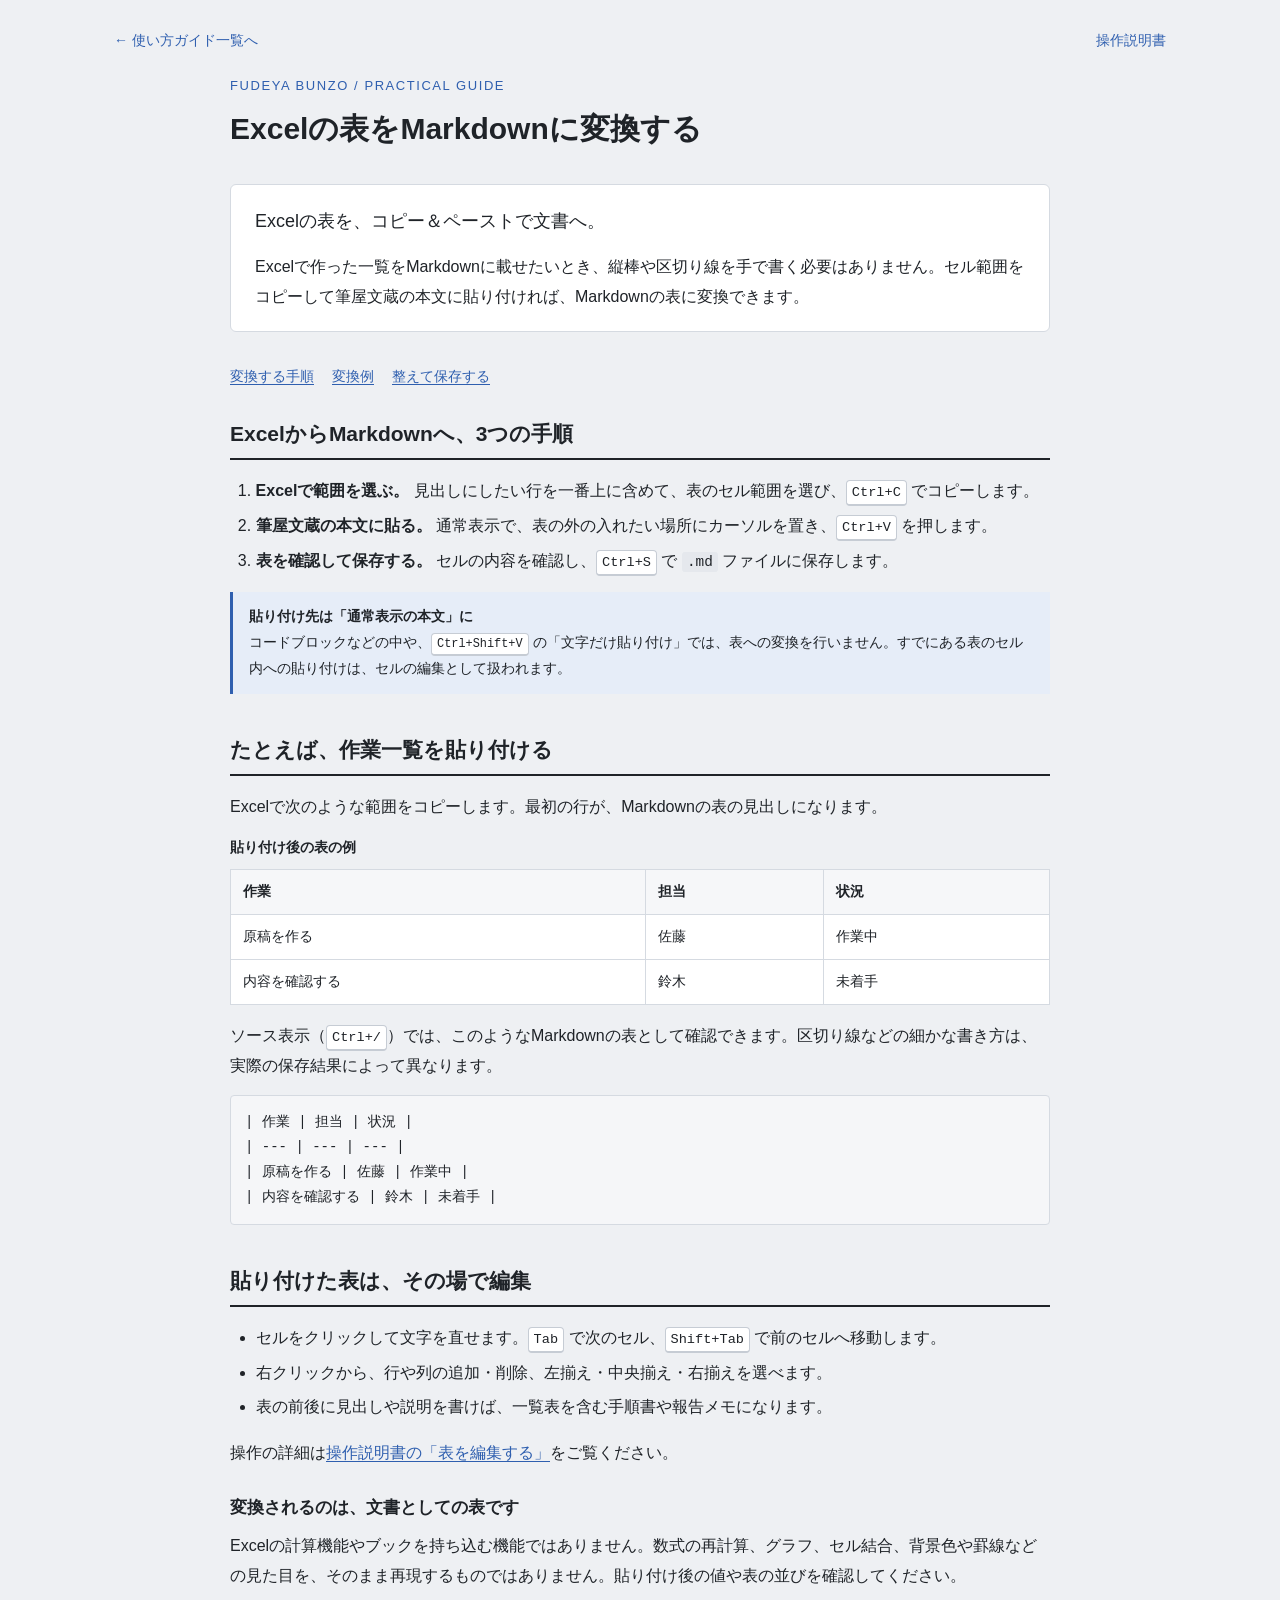
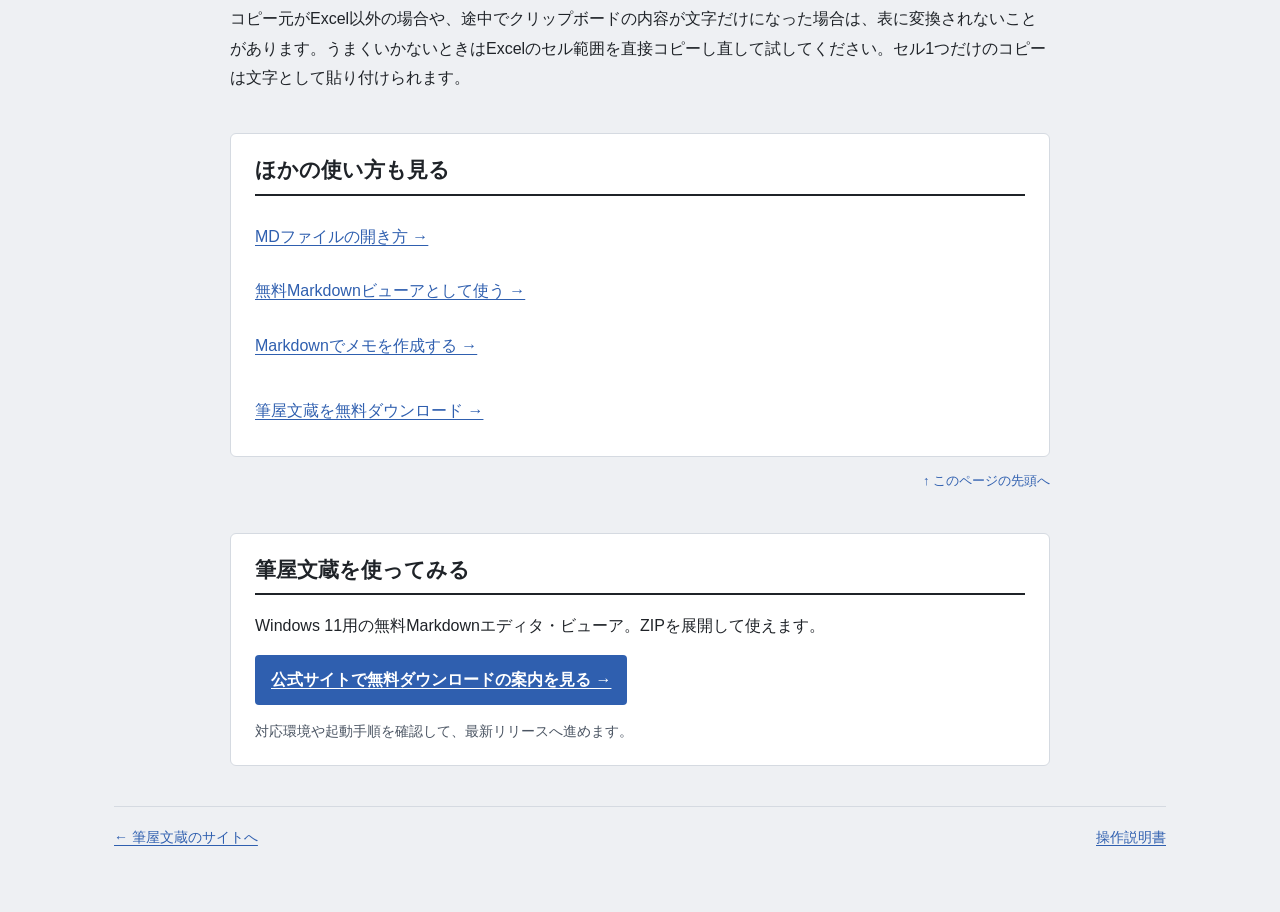
<file: docs/guide/excel-to-markdown.html>
<!DOCTYPE html>
<html lang="ja"><head><meta charset="utf-8"><meta name="viewport" content="width=device-width, initial-scale=1">
<title>Excelの表をMarkdownに変換する方法｜コピー＆ペーストで表作成 | 筆屋文蔵</title>
<link rel="icon" href="../favicon.svg" type="image/svg+xml"><link rel="stylesheet" href="./guide.css">
<meta name="description" content="Excelの表をMarkdownに変換する手順を紹介。セル範囲をコピーして筆屋文蔵へ貼り付け、表を編集してMDファイルに保存できます。変換例と、数式・装飾などの制約も説明します。">
<meta name="robots" content="index, follow, max-image-preview:large">
<link rel="canonical" href="https://fudeya-bunzo.com/guide/excel-to-markdown">
<meta property="og:title" content="Excelの表をMarkdownに変換する方法｜コピー＆ペーストで表作成 | 筆屋文蔵">
<meta property="og:description" content="Excelの表をMarkdownに変換する手順を紹介。セル範囲をコピーして筆屋文蔵へ貼り付け、表を編集してMDファイルに保存できます。変換例と、数式・装飾などの制約も説明します。">
<meta property="og:type" content="article">
<meta property="og:url" content="https://fudeya-bunzo.com/guide/excel-to-markdown">
<meta property="og:site_name" content="筆屋文蔵">
<meta property="og:locale" content="ja_JP">
<meta property="og:image" content="https://fudeya-bunzo.com/assets/ink-stroke.jpg">
<meta property="og:image:secure_url" content="https://fudeya-bunzo.com/assets/ink-stroke.jpg">
<meta property="og:image:type" content="image/jpeg">
<meta property="og:image:width" content="1920">
<meta property="og:image:height" content="1088">
<meta property="og:image:alt" content="筆屋文蔵公式サイトの墨の筆跡の背景ビジュアル">
<meta name="twitter:card" content="summary_large_image">
<meta name="twitter:title" content="Excelの表をMarkdownに変換する方法｜コピー＆ペーストで表作成 | 筆屋文蔵">
<meta name="twitter:description" content="Excelの表をMarkdownに変換する手順を紹介。セル範囲をコピーして筆屋文蔵へ貼り付け、表を編集してMDファイルに保存できます。変換例と、数式・装飾などの制約も説明します。">
<meta name="twitter:image" content="https://fudeya-bunzo.com/assets/ink-stroke.jpg">
<meta name="twitter:image:alt" content="筆屋文蔵公式サイトの墨の筆跡の背景ビジュアル">
<script type="application/ld+json">{"@context": "https://schema.org", "@type": "BreadcrumbList", "itemListElement": [{"@type": "ListItem", "position": 1, "name": "筆屋文蔵", "item": "https://fudeya-bunzo.com/"}, {"@type": "ListItem", "position": 2, "name": "Excelの表をMarkdownに変換する方法", "item": "https://fudeya-bunzo.com/guide/excel-to-markdown"}]}</script>
<script type="application/ld+json">{"@context": "https://schema.org", "@type": "WebPage", "name": "Excelの表をMarkdownに変換する方法｜コピー＆ペーストで表作成 | 筆屋文蔵", "description": "Excelの表をMarkdownに変換する手順を紹介。セル範囲をコピーして筆屋文蔵へ貼り付け、表を編集してMDファイルに保存できます。変換例と、数式・装飾などの制約も説明します。", "url": "https://fudeya-bunzo.com/guide/excel-to-markdown", "inLanguage": "ja", "isPartOf": {"@type": "WebSite", "name": "筆屋文蔵", "url": "https://fudeya-bunzo.com/"}}</script>
</head>
<body id="top"><a class="skip" href="#main">本文へスキップ</a><div class="wrap"><div class="topline"><a href="../#guides">← 使い方ガイド一覧へ</a><a href="../manual">操作説明書</a></div>
<header class="guide-main"><div class="eyebrow">FUDEYA BUNZO / PRACTICAL GUIDE</div><h1>Excelの表をMarkdownに変換する</h1></header>
<main id="main" class="guide-main">
<div class="card lead-card"><p class="guide-intro">Excelの表を、コピー＆ペーストで文書へ。</p><p>Excelで作った一覧をMarkdownに載せたいとき、縦棒や区切り線を手で書く必要はありません。セル範囲をコピーして筆屋文蔵の本文に貼り付ければ、Markdownの表に変換できます。</p></div>
<nav class="jump" aria-label="このページの目次"><a href="#convert">変換する手順</a><a href="#example">変換例</a><a href="#edit">整えて保存する</a></nav>
<section id="convert"><h2>ExcelからMarkdownへ、3つの手順</h2><ol><li><strong>Excelで範囲を選ぶ。</strong> 見出しにしたい行を一番上に含めて、表のセル範囲を選び、<kbd>Ctrl+C</kbd> でコピーします。</li><li><strong>筆屋文蔵の本文に貼る。</strong> 通常表示で、表の外の入れたい場所にカーソルを置き、<kbd>Ctrl+V</kbd> を押します。</li><li><strong>表を確認して保存する。</strong> セルの内容を確認し、<kbd>Ctrl+S</kbd> で <code>.md</code> ファイルに保存します。</li></ol><div class="note"><strong>貼り付け先は「通常表示の本文」に</strong>コードブロックなどの中や、<kbd>Ctrl+Shift+V</kbd> の「文字だけ貼り付け」では、表への変換を行いません。すでにある表のセル内への貼り付けは、セルの編集として扱われます。</div></section>
<section id="example"><h2>たとえば、作業一覧を貼り付ける</h2><p>Excelで次のような範囲をコピーします。最初の行が、Markdownの表の見出しになります。</p><div class="table-scroll"><table><caption>貼り付け後の表の例</caption><thead><tr><th scope="col">作業</th><th scope="col">担当</th><th scope="col">状況</th></tr></thead><tbody><tr><td>原稿を作る</td><td>佐藤</td><td>作業中</td></tr><tr><td>内容を確認する</td><td>鈴木</td><td>未着手</td></tr></tbody></table></div><p>ソース表示（<kbd>Ctrl+/</kbd>）では、このようなMarkdownの表として確認できます。区切り線などの細かな書き方は、実際の保存結果によって異なります。</p><pre><code>| 作業 | 担当 | 状況 |
| --- | --- | --- |
| 原稿を作る | 佐藤 | 作業中 |
| 内容を確認する | 鈴木 | 未着手 |</code></pre></section>
<section id="edit"><h2>貼り付けた表は、その場で編集</h2><ul><li>セルをクリックして文字を直せます。<kbd>Tab</kbd> で次のセル、<kbd>Shift+Tab</kbd> で前のセルへ移動します。</li><li>右クリックから、行や列の追加・削除、左揃え・中央揃え・右揃えを選べます。</li><li>表の前後に見出しや説明を書けば、一覧表を含む手順書や報告メモになります。</li></ul><p>操作の詳細は<a href="../manual#tables">操作説明書の「表を編集する」</a>をご覧ください。</p><h3>変換されるのは、文書としての表です</h3><p>Excelの計算機能やブックを持ち込む機能ではありません。数式の再計算、グラフ、セル結合、背景色や罫線などの見た目を、そのまま再現するものではありません。貼り付け後の値や表の並びを確認してください。</p><p>コピー元がExcel以外の場合や、途中でクリップボードの内容が文字だけになった場合は、表に変換されないことがあります。うまくいかないときはExcelのセル範囲を直接コピーし直して試してください。セル1つだけのコピーは文字として貼り付けられます。</p></section>
<aside class="related card" aria-label="ほかの使い方ガイド"><h2>ほかの使い方も見る</h2><ul><li><a href="./open-md">MDファイルの開き方 →</a></li><li><a href="./markdown-viewer">無料Markdownビューアとして使う →</a></li><li><a href="./markdown-memo">Markdownでメモを作成する →</a></li></ul><p><a href="https://github.com/yoken-taro/fudeya-bunzo/releases/latest">筆屋文蔵を無料ダウンロード →</a></p></aside><p class="back"><a href="#top">↑ このページの先頭へ</a></p><section class="seo-download card" aria-label="筆屋文蔵のダウンロード"><h2>筆屋文蔵を使ってみる</h2><p>Windows 11用の無料Markdownエディタ・ビューア。ZIPを展開して使えます。</p><p><a class="seo-download-link" href="../#download">公式サイトで無料ダウンロードの案内を見る →</a></p><p class="small">対応環境や起動手順を確認して、最新リリースへ進めます。</p></section></main>
<footer><a href="../">← 筆屋文蔵のサイトへ</a><a href="../manual">操作説明書</a></footer></div></body></html>
</file>
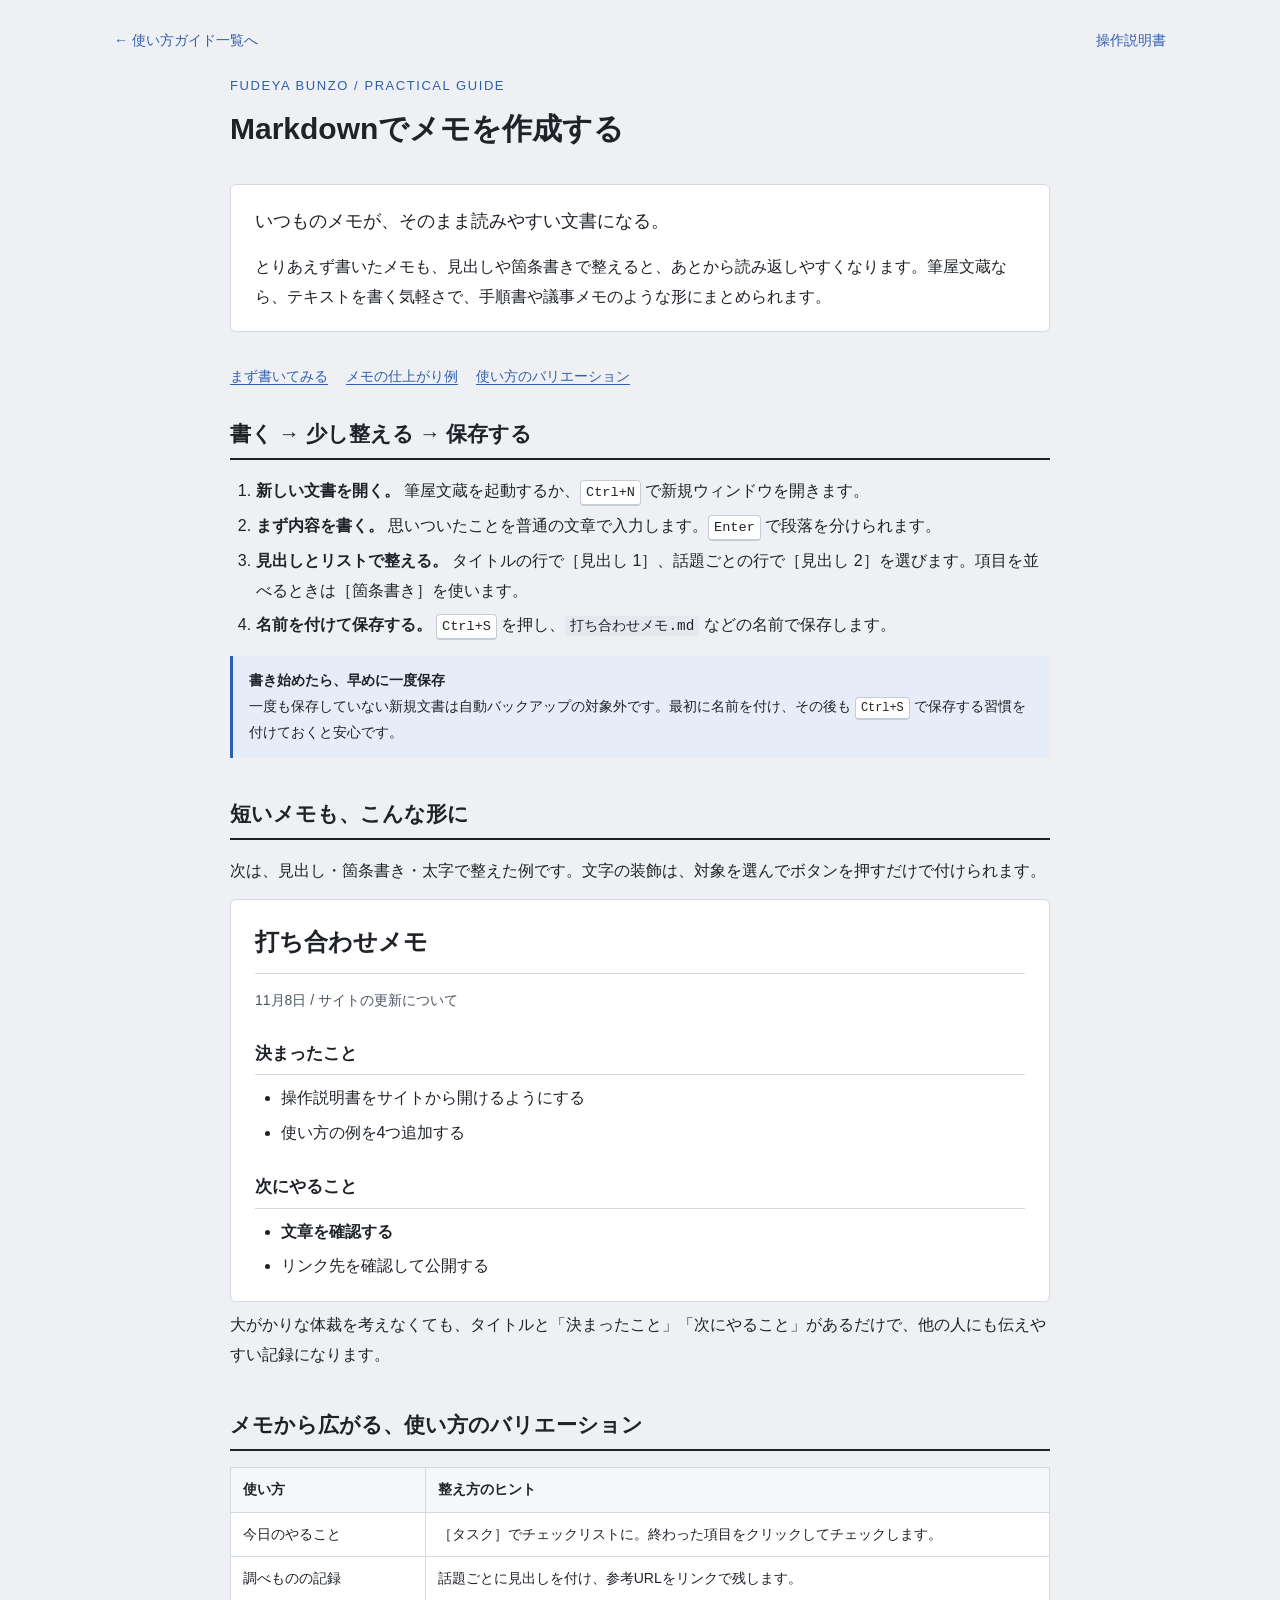
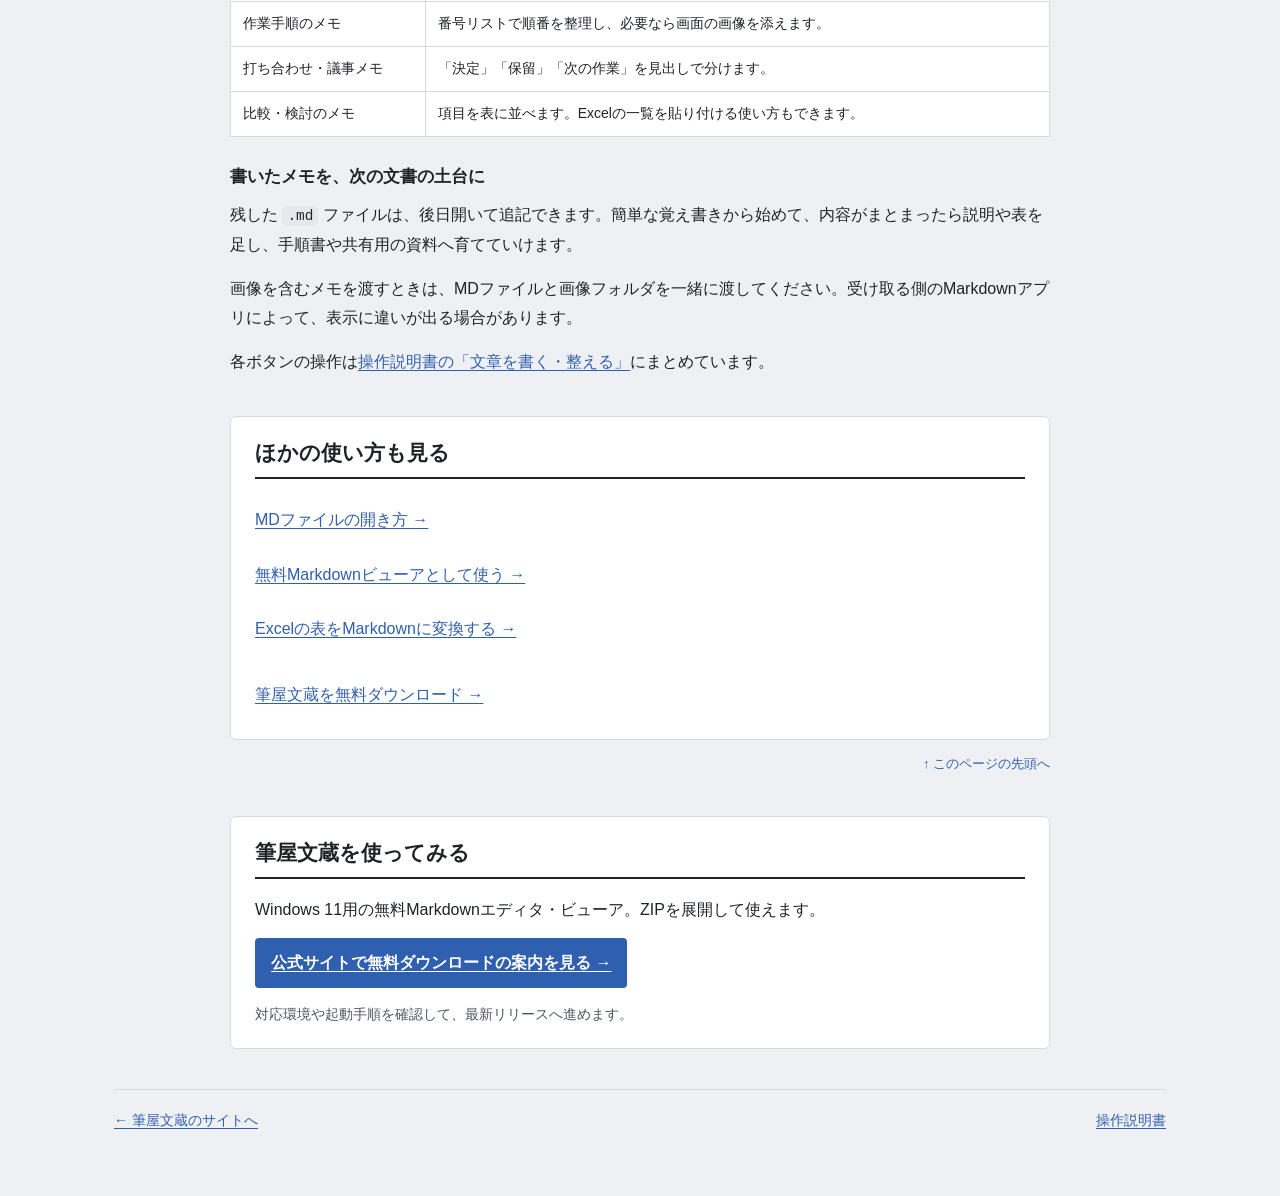
<file: docs/guide/markdown-memo.html>
<!DOCTYPE html>
<html lang="ja"><head><meta charset="utf-8"><meta name="viewport" content="width=device-width, initial-scale=1">
<title>Markdownでメモを作成する方法｜議事メモ・手順書にも | 筆屋文蔵</title>
<link rel="icon" href="../favicon.svg" type="image/svg+xml"><link rel="stylesheet" href="./guide.css">
<meta name="description" content="Markdownで読み返しやすいメモを作る方法を紹介。筆屋文蔵の見出し・箇条書き・タスク・表を使って、ちょっとした覚え書きを議事メモや作業手順に整える具体例を掲載しています。">
<meta name="robots" content="index, follow, max-image-preview:large">
<link rel="canonical" href="https://fudeya-bunzo.com/guide/markdown-memo">
<meta property="og:title" content="Markdownでメモを作成する方法｜議事メモ・手順書にも | 筆屋文蔵">
<meta property="og:description" content="Markdownで読み返しやすいメモを作る方法を紹介。筆屋文蔵の見出し・箇条書き・タスク・表を使って、ちょっとした覚え書きを議事メモや作業手順に整える具体例を掲載しています。">
<meta property="og:type" content="article">
<meta property="og:url" content="https://fudeya-bunzo.com/guide/markdown-memo">
<meta property="og:site_name" content="筆屋文蔵">
<meta property="og:locale" content="ja_JP">
<meta property="og:image" content="https://fudeya-bunzo.com/assets/ink-stroke.jpg">
<meta property="og:image:secure_url" content="https://fudeya-bunzo.com/assets/ink-stroke.jpg">
<meta property="og:image:type" content="image/jpeg">
<meta property="og:image:width" content="1920">
<meta property="og:image:height" content="1088">
<meta property="og:image:alt" content="筆屋文蔵公式サイトの墨の筆跡の背景ビジュアル">
<meta name="twitter:card" content="summary_large_image">
<meta name="twitter:title" content="Markdownでメモを作成する方法｜議事メモ・手順書にも | 筆屋文蔵">
<meta name="twitter:description" content="Markdownで読み返しやすいメモを作る方法を紹介。筆屋文蔵の見出し・箇条書き・タスク・表を使って、ちょっとした覚え書きを議事メモや作業手順に整える具体例を掲載しています。">
<meta name="twitter:image" content="https://fudeya-bunzo.com/assets/ink-stroke.jpg">
<meta name="twitter:image:alt" content="筆屋文蔵公式サイトの墨の筆跡の背景ビジュアル">
<script type="application/ld+json">{"@context": "https://schema.org", "@type": "BreadcrumbList", "itemListElement": [{"@type": "ListItem", "position": 1, "name": "筆屋文蔵", "item": "https://fudeya-bunzo.com/"}, {"@type": "ListItem", "position": 2, "name": "Markdownでメモを作成する方法", "item": "https://fudeya-bunzo.com/guide/markdown-memo"}]}</script>
<script type="application/ld+json">{"@context": "https://schema.org", "@type": "WebPage", "name": "Markdownでメモを作成する方法｜議事メモ・手順書にも | 筆屋文蔵", "description": "Markdownで読み返しやすいメモを作る方法を紹介。筆屋文蔵の見出し・箇条書き・タスク・表を使って、ちょっとした覚え書きを議事メモや作業手順に整える具体例を掲載しています。", "url": "https://fudeya-bunzo.com/guide/markdown-memo", "inLanguage": "ja", "isPartOf": {"@type": "WebSite", "name": "筆屋文蔵", "url": "https://fudeya-bunzo.com/"}}</script>
</head>
<body id="top"><a class="skip" href="#main">本文へスキップ</a><div class="wrap"><div class="topline"><a href="../#guides">← 使い方ガイド一覧へ</a><a href="../manual">操作説明書</a></div>
<header class="guide-main"><div class="eyebrow">FUDEYA BUNZO / PRACTICAL GUIDE</div><h1>Markdownでメモを作成する</h1></header>
<main id="main" class="guide-main">
<div class="card lead-card"><p class="guide-intro">いつものメモが、そのまま読みやすい文書になる。</p><p>とりあえず書いたメモも、見出しや箇条書きで整えると、あとから読み返しやすくなります。筆屋文蔵なら、テキストを書く気軽さで、手順書や議事メモのような形にまとめられます。</p></div>
<nav class="jump" aria-label="このページの目次"><a href="#write">まず書いてみる</a><a href="#example">メモの仕上がり例</a><a href="#scenes">使い方のバリエーション</a></nav>
<section id="write"><h2>書く → 少し整える → 保存する</h2><ol><li><strong>新しい文書を開く。</strong> 筆屋文蔵を起動するか、<kbd>Ctrl+N</kbd> で新規ウィンドウを開きます。</li><li><strong>まず内容を書く。</strong> 思いついたことを普通の文章で入力します。<kbd>Enter</kbd> で段落を分けられます。</li><li><strong>見出しとリストで整える。</strong> タイトルの行で［見出し 1］、話題ごとの行で［見出し 2］を選びます。項目を並べるときは［箇条書き］を使います。</li><li><strong>名前を付けて保存する。</strong> <kbd>Ctrl+S</kbd> を押し、<code>打ち合わせメモ.md</code> などの名前で保存します。</li></ol><div class="note"><strong>書き始めたら、早めに一度保存</strong>一度も保存していない新規文書は自動バックアップの対象外です。最初に名前を付け、その後も <kbd>Ctrl+S</kbd> で保存する習慣を付けておくと安心です。</div></section>
<section id="example"><h2>短いメモも、こんな形に</h2><p>次は、見出し・箇条書き・太字で整えた例です。文字の装飾は、対象を選んでボタンを押すだけで付けられます。</p><div class="card example" aria-label="打ち合わせメモの作成例"><p class="example-title">打ち合わせメモ</p><p class="small">11月8日 / サイトの更新について</p><h3>決まったこと</h3><ul><li>操作説明書をサイトから開けるようにする</li><li>使い方の例を4つ追加する</li></ul><h3>次にやること</h3><ul><li><strong>文章を確認する</strong></li><li>リンク先を確認して公開する</li></ul></div><p>大がかりな体裁を考えなくても、タイトルと「決まったこと」「次にやること」があるだけで、他の人にも伝えやすい記録になります。</p></section>
<section id="scenes"><h2>メモから広がる、使い方のバリエーション</h2><div class="table-scroll"><table><thead><tr><th scope="col">使い方</th><th scope="col">整え方のヒント</th></tr></thead><tbody><tr><td>今日のやること</td><td>［タスク］でチェックリストに。終わった項目をクリックしてチェックします。</td></tr><tr><td>調べものの記録</td><td>話題ごとに見出しを付け、参考URLをリンクで残します。</td></tr><tr><td>作業手順のメモ</td><td>番号リストで順番を整理し、必要なら画面の画像を添えます。</td></tr><tr><td>打ち合わせ・議事メモ</td><td>「決定」「保留」「次の作業」を見出しで分けます。</td></tr><tr><td>比較・検討のメモ</td><td>項目を表に並べます。Excelの一覧を貼り付ける使い方もできます。</td></tr></tbody></table></div><h3>書いたメモを、次の文書の土台に</h3><p>残した <code>.md</code> ファイルは、後日開いて追記できます。簡単な覚え書きから始めて、内容がまとまったら説明や表を足し、手順書や共有用の資料へ育てていけます。</p><p>画像を含むメモを渡すときは、MDファイルと画像フォルダを一緒に渡してください。受け取る側のMarkdownアプリによって、表示に違いが出る場合があります。</p><p>各ボタンの操作は<a href="../manual#writing">操作説明書の「文章を書く・整える」</a>にまとめています。</p></section>
<aside class="related card" aria-label="ほかの使い方ガイド"><h2>ほかの使い方も見る</h2><ul><li><a href="./open-md">MDファイルの開き方 →</a></li><li><a href="./markdown-viewer">無料Markdownビューアとして使う →</a></li><li><a href="./excel-to-markdown">Excelの表をMarkdownに変換する →</a></li></ul><p><a href="https://github.com/yoken-taro/fudeya-bunzo/releases/latest">筆屋文蔵を無料ダウンロード →</a></p></aside><p class="back"><a href="#top">↑ このページの先頭へ</a></p><section class="seo-download card" aria-label="筆屋文蔵のダウンロード"><h2>筆屋文蔵を使ってみる</h2><p>Windows 11用の無料Markdownエディタ・ビューア。ZIPを展開して使えます。</p><p><a class="seo-download-link" href="../#download">公式サイトで無料ダウンロードの案内を見る →</a></p><p class="small">対応環境や起動手順を確認して、最新リリースへ進めます。</p></section></main>
<footer><a href="../">← 筆屋文蔵のサイトへ</a><a href="../manual">操作説明書</a></footer></div></body></html>
</file>
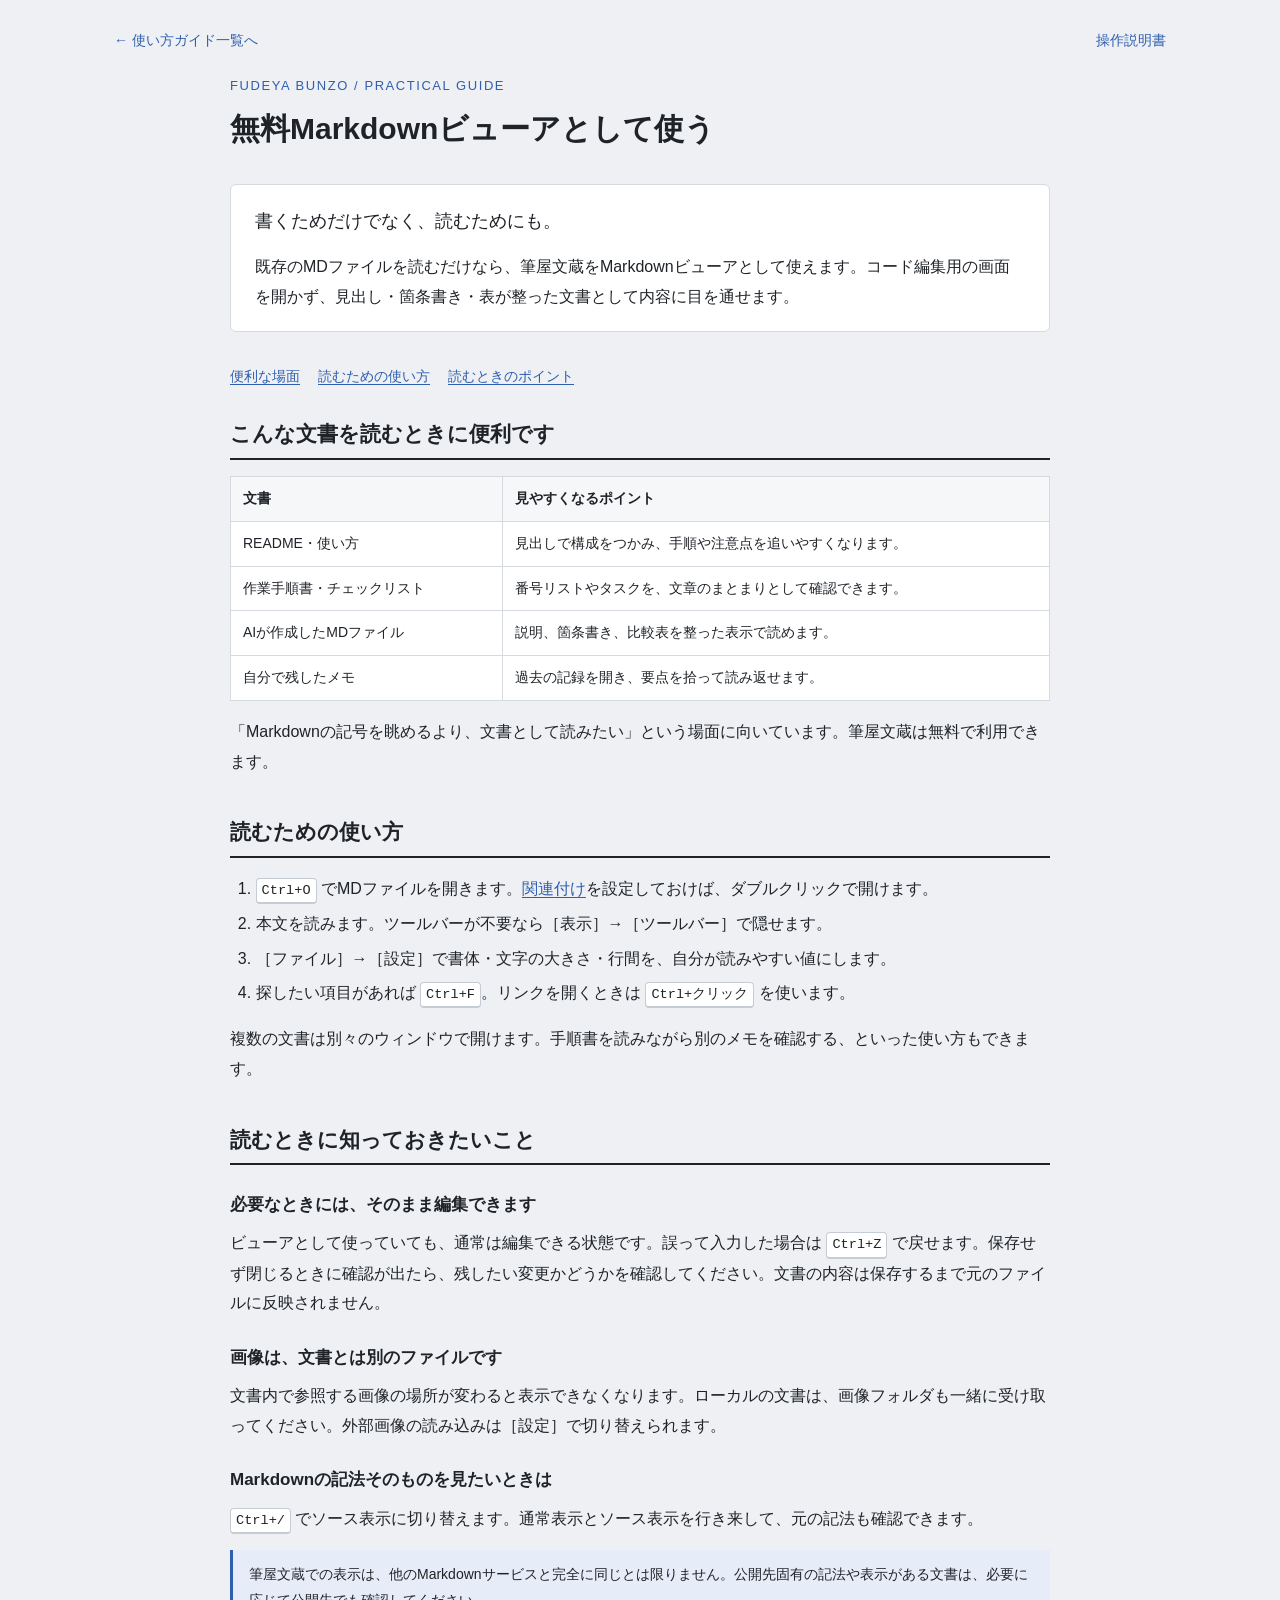
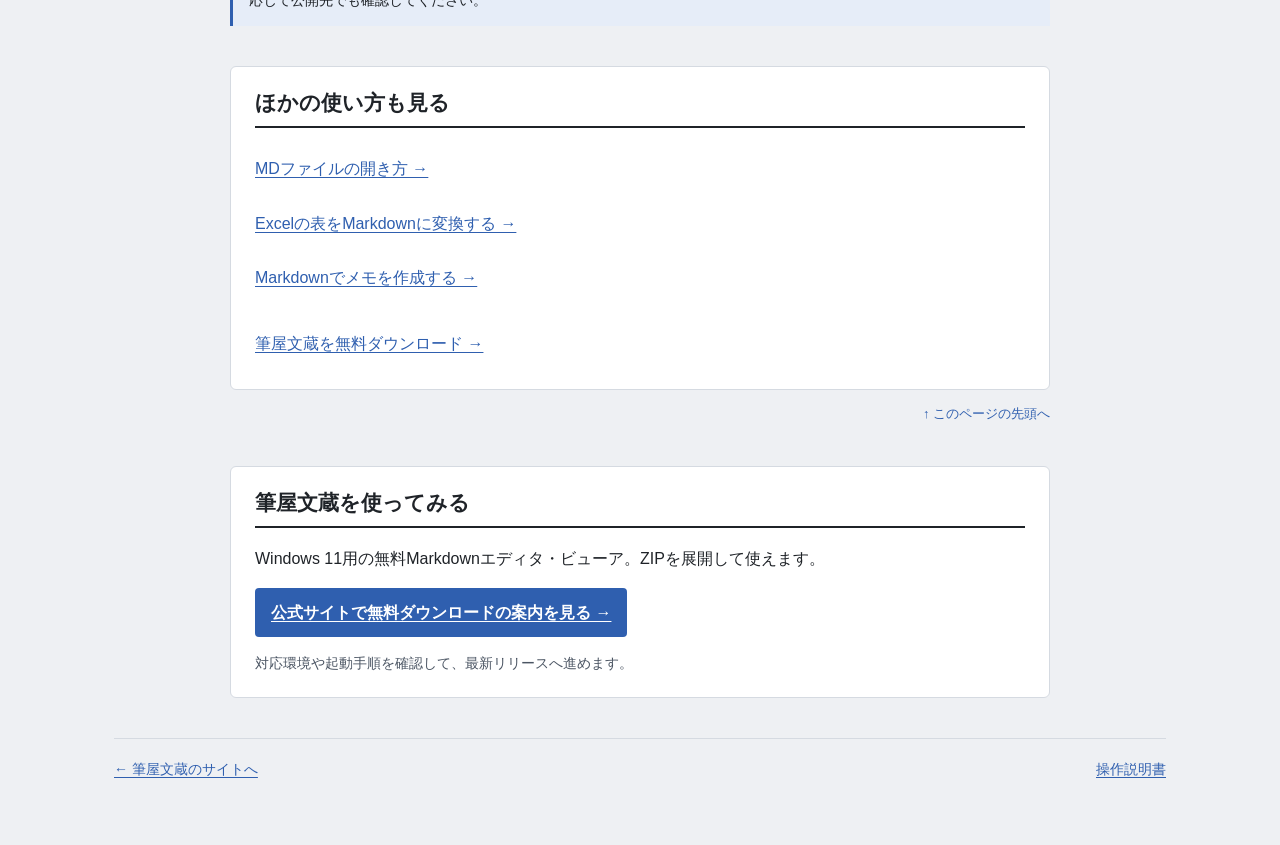
<file: docs/guide/markdown-viewer.html>
<!DOCTYPE html>
<html lang="ja"><head><meta charset="utf-8"><meta name="viewport" content="width=device-width, initial-scale=1">
<title>無料Markdownビューアとして使う｜MDファイルを読みやすく | 筆屋文蔵</title>
<link rel="icon" href="../favicon.svg" type="image/svg+xml"><link rel="stylesheet" href="./guide.css">
<meta name="description" content="無料のWindows用Markdownビューアを探している方へ。筆屋文蔵でREADMEや手順書、AIが作ったMDファイルを読みやすく表示。検索、文字サイズ・行間の調整も紹介します。">
<meta name="robots" content="index, follow, max-image-preview:large">
<link rel="canonical" href="https://fudeya-bunzo.com/guide/markdown-viewer">
<meta property="og:title" content="無料Markdownビューアとして使う｜MDファイルを読みやすく | 筆屋文蔵">
<meta property="og:description" content="無料のWindows用Markdownビューアを探している方へ。筆屋文蔵でREADMEや手順書、AIが作ったMDファイルを読みやすく表示。検索、文字サイズ・行間の調整も紹介します。">
<meta property="og:type" content="article">
<meta property="og:url" content="https://fudeya-bunzo.com/guide/markdown-viewer">
<meta property="og:site_name" content="筆屋文蔵">
<meta property="og:locale" content="ja_JP">
<meta property="og:image" content="https://fudeya-bunzo.com/assets/ink-stroke.jpg">
<meta property="og:image:secure_url" content="https://fudeya-bunzo.com/assets/ink-stroke.jpg">
<meta property="og:image:type" content="image/jpeg">
<meta property="og:image:width" content="1920">
<meta property="og:image:height" content="1088">
<meta property="og:image:alt" content="筆屋文蔵公式サイトの墨の筆跡の背景ビジュアル">
<meta name="twitter:card" content="summary_large_image">
<meta name="twitter:title" content="無料Markdownビューアとして使う｜MDファイルを読みやすく | 筆屋文蔵">
<meta name="twitter:description" content="無料のWindows用Markdownビューアを探している方へ。筆屋文蔵でREADMEや手順書、AIが作ったMDファイルを読みやすく表示。検索、文字サイズ・行間の調整も紹介します。">
<meta name="twitter:image" content="https://fudeya-bunzo.com/assets/ink-stroke.jpg">
<meta name="twitter:image:alt" content="筆屋文蔵公式サイトの墨の筆跡の背景ビジュアル">
<script type="application/ld+json">{"@context": "https://schema.org", "@type": "BreadcrumbList", "itemListElement": [{"@type": "ListItem", "position": 1, "name": "筆屋文蔵", "item": "https://fudeya-bunzo.com/"}, {"@type": "ListItem", "position": 2, "name": "無料Markdownビューアとして使う", "item": "https://fudeya-bunzo.com/guide/markdown-viewer"}]}</script>
<script type="application/ld+json">{"@context": "https://schema.org", "@type": "WebPage", "name": "無料Markdownビューアとして使う｜MDファイルを読みやすく | 筆屋文蔵", "description": "無料のWindows用Markdownビューアを探している方へ。筆屋文蔵でREADMEや手順書、AIが作ったMDファイルを読みやすく表示。検索、文字サイズ・行間の調整も紹介します。", "url": "https://fudeya-bunzo.com/guide/markdown-viewer", "inLanguage": "ja", "isPartOf": {"@type": "WebSite", "name": "筆屋文蔵", "url": "https://fudeya-bunzo.com/"}}</script>
</head>
<body id="top"><a class="skip" href="#main">本文へスキップ</a><div class="wrap"><div class="topline"><a href="../#guides">← 使い方ガイド一覧へ</a><a href="../manual">操作説明書</a></div>
<header class="guide-main"><div class="eyebrow">FUDEYA BUNZO / PRACTICAL GUIDE</div><h1>無料Markdownビューアとして使う</h1></header>
<main id="main" class="guide-main">
<div class="card lead-card"><p class="guide-intro">書くためだけでなく、読むためにも。</p><p>既存のMDファイルを読むだけなら、筆屋文蔵をMarkdownビューアとして使えます。コード編集用の画面を開かず、見出し・箇条書き・表が整った文書として内容に目を通せます。</p></div>
<nav class="jump" aria-label="このページの目次"><a href="#scenes">便利な場面</a><a href="#read">読むための使い方</a><a href="#care">読むときのポイント</a></nav>
<section id="scenes"><h2>こんな文書を読むときに便利です</h2><div class="table-scroll"><table><thead><tr><th scope="col">文書</th><th scope="col">見やすくなるポイント</th></tr></thead><tbody><tr><td>README・使い方</td><td>見出しで構成をつかみ、手順や注意点を追いやすくなります。</td></tr><tr><td>作業手順書・チェックリスト</td><td>番号リストやタスクを、文章のまとまりとして確認できます。</td></tr><tr><td>AIが作成したMDファイル</td><td>説明、箇条書き、比較表を整った表示で読めます。</td></tr><tr><td>自分で残したメモ</td><td>過去の記録を開き、要点を拾って読み返せます。</td></tr></tbody></table></div><p>「Markdownの記号を眺めるより、文書として読みたい」という場面に向いています。筆屋文蔵は無料で利用できます。</p></section>
<section id="read"><h2>読むための使い方</h2><ol><li><kbd>Ctrl+O</kbd> でMDファイルを開きます。<a href="./open-md#associate">関連付け</a>を設定しておけば、ダブルクリックで開けます。</li><li>本文を読みます。ツールバーが不要なら［表示］→［ツールバー］で隠せます。</li><li>［ファイル］→［設定］で書体・文字の大きさ・行間を、自分が読みやすい値にします。</li><li>探したい項目があれば <kbd>Ctrl+F</kbd>。リンクを開くときは <kbd>Ctrl+クリック</kbd> を使います。</li></ol><p>複数の文書は別々のウィンドウで開けます。手順書を読みながら別のメモを確認する、といった使い方もできます。</p></section>
<section id="care"><h2>読むときに知っておきたいこと</h2><h3>必要なときには、そのまま編集できます</h3><p>ビューアとして使っていても、通常は編集できる状態です。誤って入力した場合は <kbd>Ctrl+Z</kbd> で戻せます。保存せず閉じるときに確認が出たら、残したい変更かどうかを確認してください。文書の内容は保存するまで元のファイルに反映されません。</p><h3>画像は、文書とは別のファイルです</h3><p>文書内で参照する画像の場所が変わると表示できなくなります。ローカルの文書は、画像フォルダも一緒に受け取ってください。外部画像の読み込みは［設定］で切り替えられます。</p><h3>Markdownの記法そのものを見たいときは</h3><p><kbd>Ctrl+/</kbd> でソース表示に切り替えます。通常表示とソース表示を行き来して、元の記法も確認できます。</p><div class="note">筆屋文蔵での表示は、他のMarkdownサービスと完全に同じとは限りません。公開先固有の記法や表示がある文書は、必要に応じて公開先でも確認してください。</div></section>
<aside class="related card" aria-label="ほかの使い方ガイド"><h2>ほかの使い方も見る</h2><ul><li><a href="./open-md">MDファイルの開き方 →</a></li><li><a href="./excel-to-markdown">Excelの表をMarkdownに変換する →</a></li><li><a href="./markdown-memo">Markdownでメモを作成する →</a></li></ul><p><a href="https://github.com/yoken-taro/fudeya-bunzo/releases/latest">筆屋文蔵を無料ダウンロード →</a></p></aside><p class="back"><a href="#top">↑ このページの先頭へ</a></p><section class="seo-download card" aria-label="筆屋文蔵のダウンロード"><h2>筆屋文蔵を使ってみる</h2><p>Windows 11用の無料Markdownエディタ・ビューア。ZIPを展開して使えます。</p><p><a class="seo-download-link" href="../#download">公式サイトで無料ダウンロードの案内を見る →</a></p><p class="small">対応環境や起動手順を確認して、最新リリースへ進めます。</p></section></main>
<footer><a href="../">← 筆屋文蔵のサイトへ</a><a href="../manual">操作説明書</a></footer></div></body></html>
</file>
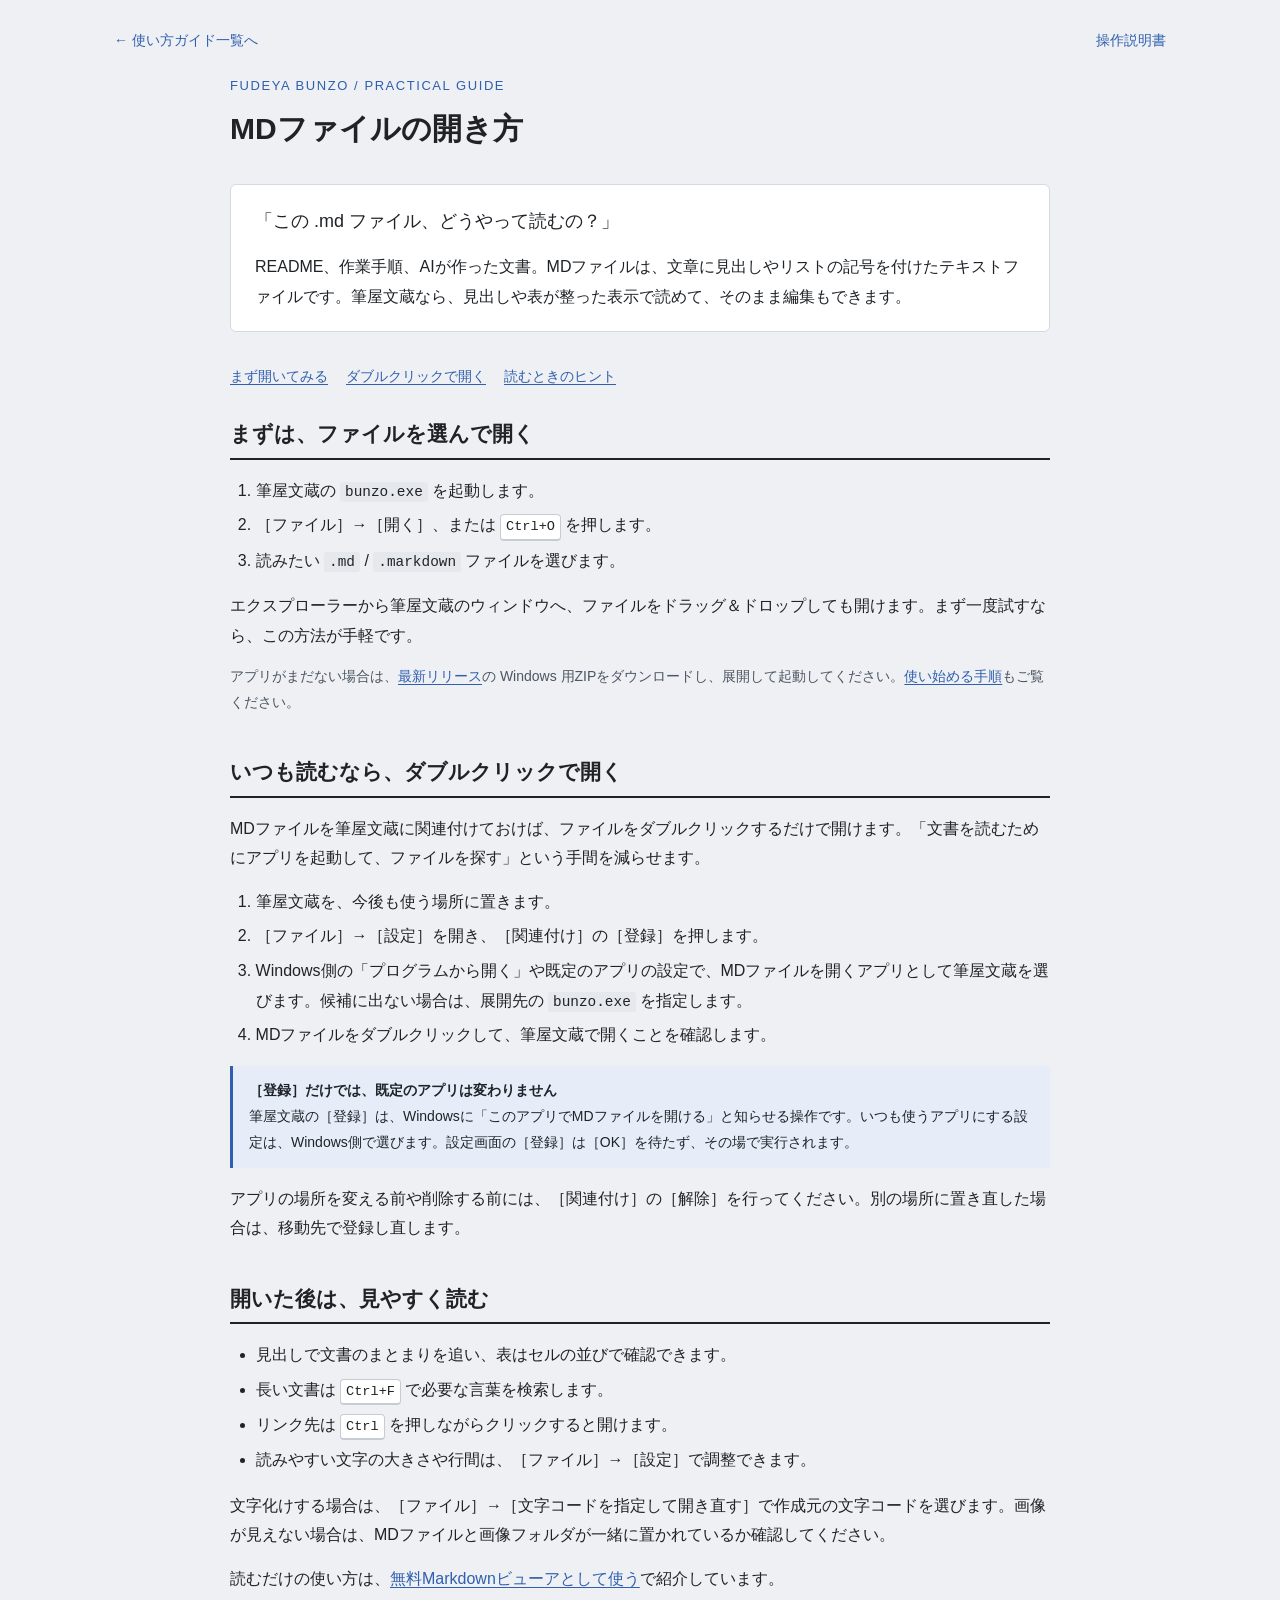
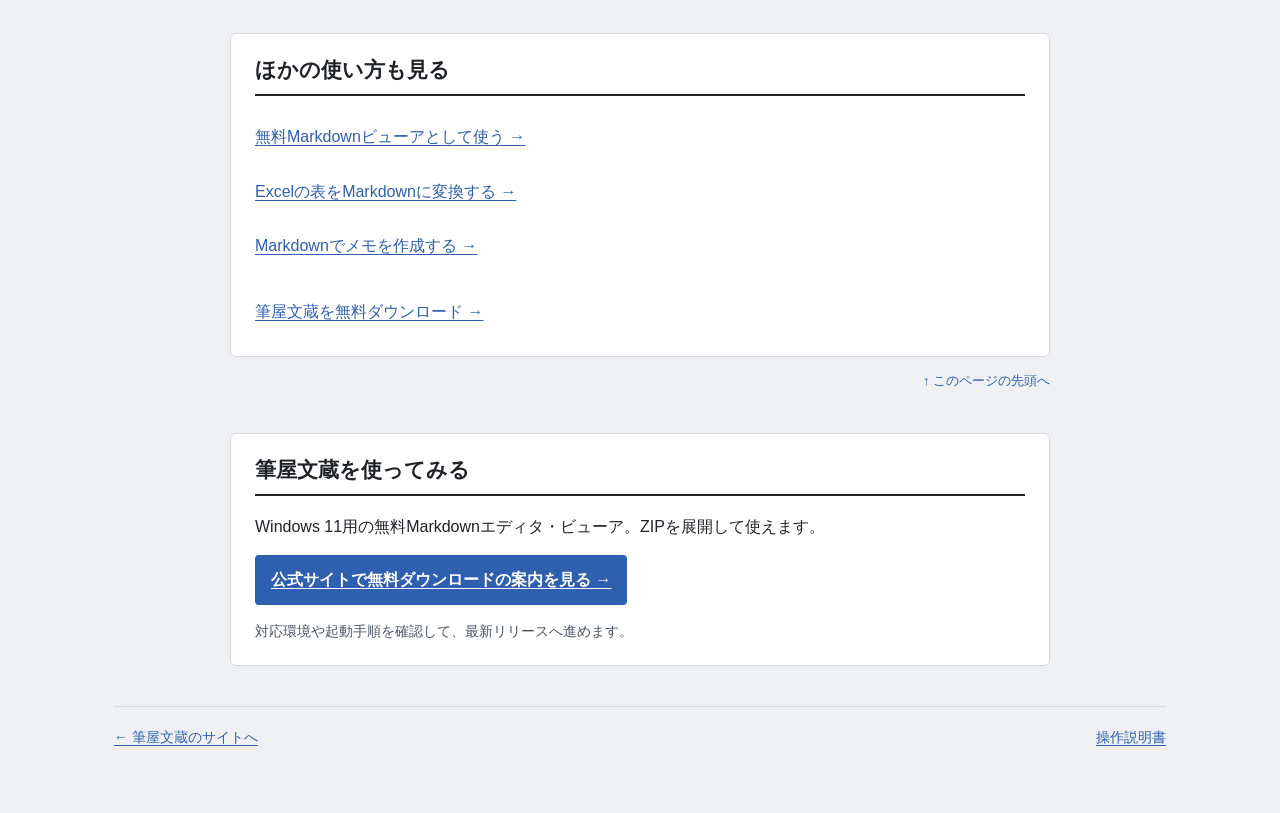
<file: docs/guide/open-md.html>
<!DOCTYPE html>
<html lang="ja"><head><meta charset="utf-8"><meta name="viewport" content="width=device-width, initial-scale=1">
<title>MDファイルの開き方｜Windowsで開く・関連付ける方法 | 筆屋文蔵</title>
<link rel="icon" href="../favicon.svg" type="image/svg+xml"><link rel="stylesheet" href="./guide.css">
<meta name="description" content="WindowsでMDファイルを開く方法を紹介。筆屋文蔵でファイルを選ぶ、ドラッグ＆ドロップする、既定のアプリに設定してダブルクリックで開く手順を説明します。">
<meta name="robots" content="index, follow, max-image-preview:large">
<link rel="canonical" href="https://fudeya-bunzo.com/guide/open-md">
<meta property="og:title" content="MDファイルの開き方｜Windowsで開く・関連付ける方法 | 筆屋文蔵">
<meta property="og:description" content="WindowsでMDファイルを開く方法を紹介。筆屋文蔵でファイルを選ぶ、ドラッグ＆ドロップする、既定のアプリに設定してダブルクリックで開く手順を説明します。">
<meta property="og:type" content="article">
<meta property="og:url" content="https://fudeya-bunzo.com/guide/open-md">
<meta property="og:site_name" content="筆屋文蔵">
<meta property="og:locale" content="ja_JP">
<meta property="og:image" content="https://fudeya-bunzo.com/assets/ink-stroke.jpg">
<meta property="og:image:secure_url" content="https://fudeya-bunzo.com/assets/ink-stroke.jpg">
<meta property="og:image:type" content="image/jpeg">
<meta property="og:image:width" content="1920">
<meta property="og:image:height" content="1088">
<meta property="og:image:alt" content="筆屋文蔵公式サイトの墨の筆跡の背景ビジュアル">
<meta name="twitter:card" content="summary_large_image">
<meta name="twitter:title" content="MDファイルの開き方｜Windowsで開く・関連付ける方法 | 筆屋文蔵">
<meta name="twitter:description" content="WindowsでMDファイルを開く方法を紹介。筆屋文蔵でファイルを選ぶ、ドラッグ＆ドロップする、既定のアプリに設定してダブルクリックで開く手順を説明します。">
<meta name="twitter:image" content="https://fudeya-bunzo.com/assets/ink-stroke.jpg">
<meta name="twitter:image:alt" content="筆屋文蔵公式サイトの墨の筆跡の背景ビジュアル">
<script type="application/ld+json">{"@context": "https://schema.org", "@type": "BreadcrumbList", "itemListElement": [{"@type": "ListItem", "position": 1, "name": "筆屋文蔵", "item": "https://fudeya-bunzo.com/"}, {"@type": "ListItem", "position": 2, "name": "MDファイルの開き方", "item": "https://fudeya-bunzo.com/guide/open-md"}]}</script>
<script type="application/ld+json">{"@context": "https://schema.org", "@type": "WebPage", "name": "MDファイルの開き方｜Windowsで開く・関連付ける方法 | 筆屋文蔵", "description": "WindowsでMDファイルを開く方法を紹介。筆屋文蔵でファイルを選ぶ、ドラッグ＆ドロップする、既定のアプリに設定してダブルクリックで開く手順を説明します。", "url": "https://fudeya-bunzo.com/guide/open-md", "inLanguage": "ja", "isPartOf": {"@type": "WebSite", "name": "筆屋文蔵", "url": "https://fudeya-bunzo.com/"}}</script>
</head>
<body id="top"><a class="skip" href="#main">本文へスキップ</a><div class="wrap"><div class="topline"><a href="../#guides">← 使い方ガイド一覧へ</a><a href="../manual">操作説明書</a></div>
<header class="guide-main"><div class="eyebrow">FUDEYA BUNZO / PRACTICAL GUIDE</div><h1>MDファイルの開き方</h1></header>
<main id="main" class="guide-main">
<div class="card lead-card"><p class="guide-intro">「この .md ファイル、どうやって読むの？」</p><p>README、作業手順、AIが作った文書。MDファイルは、文章に見出しやリストの記号を付けたテキストファイルです。筆屋文蔵なら、見出しや表が整った表示で読めて、そのまま編集もできます。</p></div>
<nav class="jump" aria-label="このページの目次"><a href="#open">まず開いてみる</a><a href="#associate">ダブルクリックで開く</a><a href="#tips">読むときのヒント</a></nav>
<section id="open"><h2>まずは、ファイルを選んで開く</h2><ol><li>筆屋文蔵の <code>bunzo.exe</code> を起動します。</li><li>［ファイル］→［開く］、または <kbd>Ctrl+O</kbd> を押します。</li><li>読みたい <code>.md</code> / <code>.markdown</code> ファイルを選びます。</li></ol><p>エクスプローラーから筆屋文蔵のウィンドウへ、ファイルをドラッグ＆ドロップしても開けます。まず一度試すなら、この方法が手軽です。</p><p class="small">アプリがまだない場合は、<a href="https://github.com/yoken-taro/fudeya-bunzo/releases/latest">最新リリース</a>の Windows 用ZIPをダウンロードし、展開して起動してください。<a href="../manual#start">使い始める手順</a>もご覧ください。</p></section>
<section id="associate"><h2>いつも読むなら、ダブルクリックで開く</h2><p>MDファイルを筆屋文蔵に関連付けておけば、ファイルをダブルクリックするだけで開けます。「文書を読むためにアプリを起動して、ファイルを探す」という手間を減らせます。</p><ol><li>筆屋文蔵を、今後も使う場所に置きます。</li><li>［ファイル］→［設定］を開き、［関連付け］の［登録］を押します。</li><li>Windows側の「プログラムから開く」や既定のアプリの設定で、MDファイルを開くアプリとして筆屋文蔵を選びます。候補に出ない場合は、展開先の <code>bunzo.exe</code> を指定します。</li><li>MDファイルをダブルクリックして、筆屋文蔵で開くことを確認します。</li></ol><div class="note"><strong>［登録］だけでは、既定のアプリは変わりません</strong>筆屋文蔵の［登録］は、Windowsに「このアプリでMDファイルを開ける」と知らせる操作です。いつも使うアプリにする設定は、Windows側で選びます。設定画面の［登録］は［OK］を待たず、その場で実行されます。</div><p>アプリの場所を変える前や削除する前には、［関連付け］の［解除］を行ってください。別の場所に置き直した場合は、移動先で登録し直します。</p></section>
<section id="tips"><h2>開いた後は、見やすく読む</h2><ul><li>見出しで文書のまとまりを追い、表はセルの並びで確認できます。</li><li>長い文書は <kbd>Ctrl+F</kbd> で必要な言葉を検索します。</li><li>リンク先は <kbd>Ctrl</kbd> を押しながらクリックすると開けます。</li><li>読みやすい文字の大きさや行間は、［ファイル］→［設定］で調整できます。</li></ul><p>文字化けする場合は、［ファイル］→［文字コードを指定して開き直す］で作成元の文字コードを選びます。画像が見えない場合は、MDファイルと画像フォルダが一緒に置かれているか確認してください。</p><p>読むだけの使い方は、<a href="./markdown-viewer">無料Markdownビューアとして使う</a>で紹介しています。</p></section>
<aside class="related card" aria-label="ほかの使い方ガイド"><h2>ほかの使い方も見る</h2><ul><li><a href="./markdown-viewer">無料Markdownビューアとして使う →</a></li><li><a href="./excel-to-markdown">Excelの表をMarkdownに変換する →</a></li><li><a href="./markdown-memo">Markdownでメモを作成する →</a></li></ul><p><a href="https://github.com/yoken-taro/fudeya-bunzo/releases/latest">筆屋文蔵を無料ダウンロード →</a></p></aside><p class="back"><a href="#top">↑ このページの先頭へ</a></p><section class="seo-download card" aria-label="筆屋文蔵のダウンロード"><h2>筆屋文蔵を使ってみる</h2><p>Windows 11用の無料Markdownエディタ・ビューア。ZIPを展開して使えます。</p><p><a class="seo-download-link" href="../#download">公式サイトで無料ダウンロードの案内を見る →</a></p><p class="small">対応環境や起動手順を確認して、最新リリースへ進めます。</p></section></main>
<footer><a href="../">← 筆屋文蔵のサイトへ</a><a href="../manual">操作説明書</a></footer></div></body></html>
</file>
<file: docs/guide/guide.css>
:root{color-scheme:light;--bg:#eef0f3;--ink:#1f2328;--soft:#4b5563;--rule:#d5dae1;--accent:#2f5faf;--paper:#fff;--code:#f5f6f8}
    *{box-sizing:border-box}html{scroll-padding-top:24px}body{margin:0;background:var(--bg);color:var(--ink);font-family:"Yu Gothic UI","Meiryo",sans-serif;font-size:16px;line-height:1.85;overflow-wrap:anywhere}
    a{color:var(--accent);text-underline-offset:3px}a:hover{text-decoration-thickness:2px}a:focus-visible{outline:3px solid var(--accent);outline-offset:4px;border-radius:2px}
    .wrap{max-width:1100px;margin:auto;padding:28px 24px 64px}.skip{position:absolute;left:16px;top:-80px;padding:8px 16px;background:white}.skip:focus{top:8px}
    .topline{display:flex;justify-content:space-between;gap:12px;flex-wrap:wrap;font-size:14px}.topline a{text-decoration:none}header{padding:20px 0 24px}h1{font-size:30px;line-height:1.4;margin:10px 0}header p{margin:0;color:var(--soft)}.eyebrow{font-size:13px;letter-spacing:.12em;color:var(--accent)}
    .layout{display:grid;grid-template-columns:220px minmax(0,1fr);gap:32px;align-items:start}.toc{position:sticky;top:24px;padding:16px;background:white;border:1px solid var(--rule);border-radius:6px;font-size:14px}.toc h2{font-size:14px;margin:0 0 8px}.toc ol{margin:0;padding-left:1.6em}.toc li{padding:3px 0}.toc a{text-decoration:none}.toc a:hover{text-decoration:underline}
    main{min-width:0}section{margin:0 0 40px}h2{font-size:21px;line-height:1.5;margin:0 0 16px;padding-bottom:8px;border-bottom:2px solid var(--ink)}h2 .num{color:var(--accent);font-size:14px;margin-right:10px}h3{font-size:17px;margin:24px 0 8px}p{margin:8px 0 14px}ul,ol{padding-left:1.6em;margin:8px 0 16px}li+li{margin-top:5px}.card{background:var(--paper);border:1px solid var(--rule);border-radius:6px;padding:20px 24px}.card>:first-child{margin-top:0}.card>:last-child{margin-bottom:0}
    .note{border-left:3px solid var(--accent);background:#e6edf8;padding:12px 16px;margin:16px 0;font-size:14px}.note strong{display:block}.warning{border-left-color:#9a5b00;background:#fff6e5}kbd,code,pre{font-family:"BIZ UDGothic","Consolas","Meiryo",monospace}kbd{display:inline-block;white-space:nowrap;background:white;border:1px solid #c6ccd4;border-bottom-width:2px;border-radius:4px;padding:0 5px;font-size:.85em;line-height:1.7}code{background:#e5e8ed;padding:2px 5px;border-radius:3px;font-size:.9em}pre{background:var(--code);border:1px solid var(--rule);border-radius:4px;padding:14px;white-space:pre-wrap;overflow-wrap:anywhere;font-size:14px;line-height:1.8}pre code{padding:0;background:none;font-size:inherit}
    .table-scroll{overflow-x:auto;margin:12px 0 16px}table{border-collapse:collapse;width:100%;font-size:14px;background:white}caption{text-align:left;font-weight:600;margin-bottom:8px}th,td{border:1px solid var(--rule);padding:9px 12px;text-align:left;vertical-align:top}th{background:#f6f7f9;font-weight:600}td:first-child{min-width:115px}.keys td:last-child{min-width:155px}.small{font-size:14px;color:var(--soft)}
    figure{margin:18px 0}figcaption{font-size:13px;color:var(--soft);margin-top:8px}.app-diagram{border:1px solid #9aa3ae;border-radius:4px;overflow:hidden;background:white;font-size:13px}.app-title{padding:6px 14px;border-bottom:1px solid var(--rule)}.app-menu{padding:5px 14px;border-bottom:1px solid var(--rule);color:var(--soft)}.app-toolbar{background:#f3f4f6;border-bottom:1px solid var(--rule);padding:10px 14px;display:flex;flex-wrap:wrap;gap:8px 16px}.app-content{padding:20px 24px 26px}.app-content p{margin:8px 0}.app-heading{font-size:21px;font-weight:700;border-bottom:1px solid var(--rule);padding-bottom:4px}.app-status{padding:4px 14px;text-align:right;background:#f3f4f6;border-top:1px solid var(--rule);font-size:12px}.tag{font-size:11px;color:var(--accent);margin-right:6px;font-weight:700}
    .back{font-size:13px;text-align:right;margin-top:12px}.back a{text-decoration:none}footer{border-top:1px solid var(--rule);margin-top:24px;padding-top:18px;font-size:14px;color:var(--soft);display:flex;gap:16px;justify-content:space-between;flex-wrap:wrap}summary{cursor:pointer;font-weight:600;color:var(--accent);padding:8px 0}details{border-bottom:1px solid var(--rule);padding:4px 0}details p{padding:0 4px;font-size:15px}
    @media(max-width:760px){.wrap{padding:20px 16px 40px}.layout{display:block}.toc{position:static;margin-bottom:32px}.toc ol{columns:2;column-gap:28px}.toc li{break-inside:avoid}h1{font-size:26px}.card{padding:16px}h2{font-size:20px}th,td{padding:8px}section{margin-bottom:32px}}
    @media(max-width:380px){.toc ol{columns:1}}
    @media print{body{background:white;font-size:11pt}.wrap{max-width:none;padding:0}.layout{display:block}.toc{position:static;break-after:page}.toc ol{columns:2}.topline,.back,.skip{display:none}section{break-inside:auto}h2,h3{break-after:avoid}.card,figure,tr,.note{break-inside:avoid}.card{padding:12px}a{color:inherit}.table-scroll{overflow:visible}details:not([open]){display:none}footer{margin-top:20px}}
  
.guide-main{max-width:820px;margin:auto}.guide-intro{font-size:18px}.related{margin-top:40px}.related ul{padding:0;list-style:none}.related a{display:block;padding:10px 0}.example-title{font-size:24px;font-weight:700;border-bottom:1px solid var(--rule);padding-bottom:8px}.example h3{border-bottom:1px solid var(--rule);padding-bottom:5px}.example blockquote{border-left:3px solid var(--accent);margin:16px 0;padding:4px 16px;color:var(--soft)}.jump{display:flex;flex-wrap:wrap;gap:8px 18px;margin:20px 0 28px;font-size:14px}.lead-card{margin-bottom:32px}.lead-card p:last-child{margin-bottom:0}

.seo-download{margin:40px 0}.seo-download-link{display:inline-block;padding:10px 16px;border-radius:4px;background:#2f5faf;color:#fff;font-weight:700;max-width:100%;overflow-wrap:anywhere}.seo-download-link:focus-visible{outline:3px solid #1f2328;outline-offset:4px}
</file>
